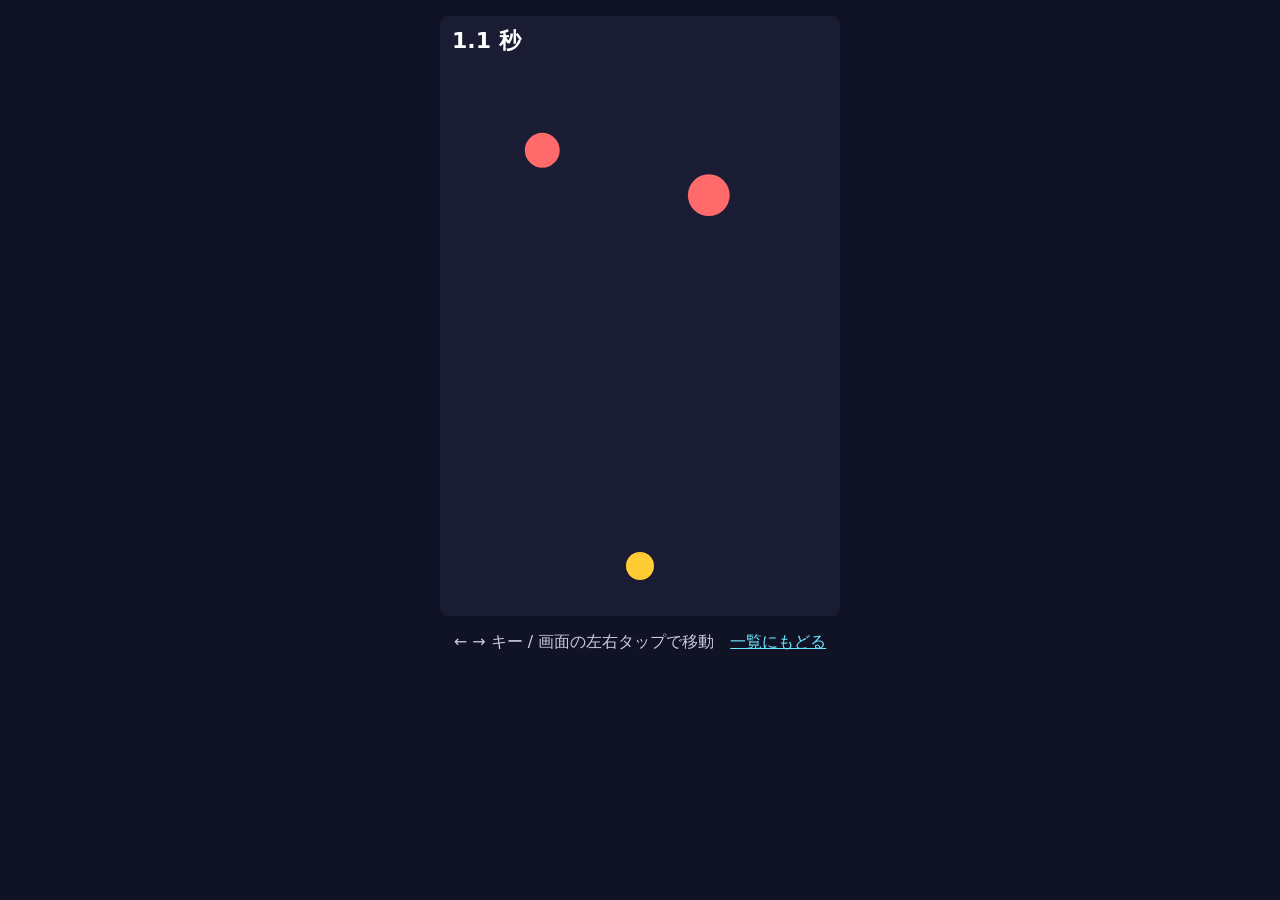
<file: games/dodge/index.html>
<!doctype html>
<html lang="ja">
<head>
<meta charset="utf-8">
<meta name="viewport" content="width=device-width, initial-scale=1">
<title>よけろ！</title>
<link rel="stylesheet" href="style.css">
</head>
<body>
<canvas id="c" width="400" height="600"></canvas>
<p>← → キー / 画面の左右タップで移動　<a href="../../">一覧にもどる</a></p>
<script src="game.js"></script>
</body>
</html>
</file>
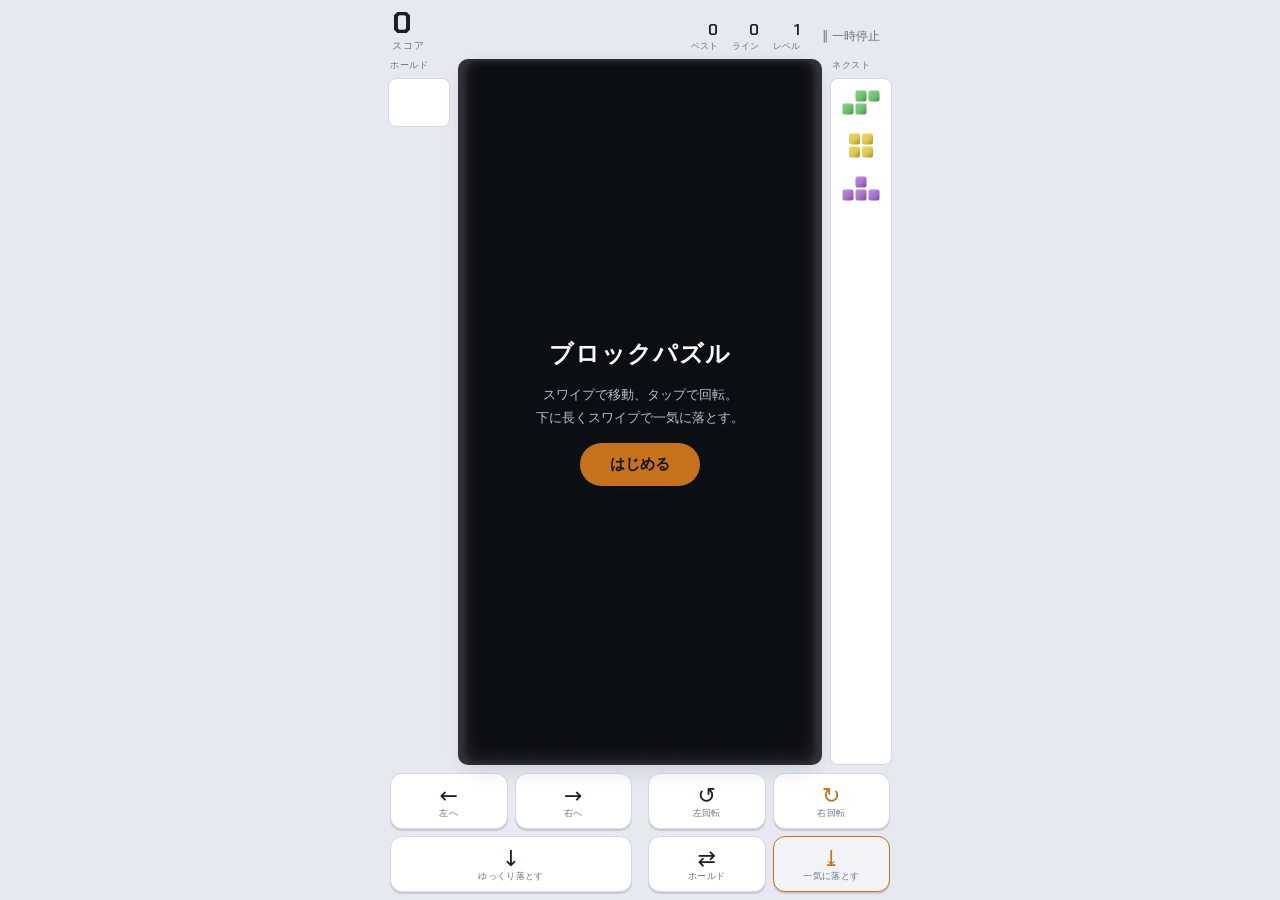
<file: games/block-puzzle.html>
<!DOCTYPE html>
<html lang="ja">
<head>
<meta charset="utf-8">
<meta name="viewport" content="width=device-width,initial-scale=1,maximum-scale=1,user-scalable=no,viewport-fit=cover">
<title>ブロックパズル</title>
<meta name="description" content="ホールドとネクスト付きの本格ブロック落としパズル。スマホ操作対応。">
<link rel="preconnect" href="https://fonts.googleapis.com">
<link rel="preconnect" href="https://fonts.gstatic.com" crossorigin>
<link href="https://fonts.googleapis.com/css2?family=Chakra+Petch:wght@500;600;700&display=swap" rel="stylesheet">
<style>
:root{
  --ground:#11141b;
  --panel:#181d27;
  --panel-2:#1f2530;
  --well:#0d1016;
  --line:#2a3240;
  --ink:#e9ecf2;
  --dim:#8b94a6;
  --accent:#ffb454;
  --btn:#222a36;
  --btn-active:#39435a;
  --shadow:rgba(0,0,0,.45);
}
:root:not([data-theme="light"]){}
@media (prefers-color-scheme: light){
  :root:not([data-theme="light"]){
    --ground:#e6e9ef;
    --panel:#ffffff;
    --panel-2:#f1f3f7;
    --well:#12161d;
    --line:#d3d8e2;
    --ink:#1a1f29;
    --dim:#6b7380;
    --accent:#c6721a;
    --btn:#ffffff;
    --btn-active:#dfe4ed;
    --shadow:rgba(20,26,38,.14);
  }
}
:root[data-theme="dark"]{
  --ground:#11141b;--panel:#181d27;--panel-2:#1f2530;--well:#0d1016;--line:#2a3240;
  --ink:#e9ecf2;--dim:#8b94a6;--accent:#ffb454;--btn:#222a36;--btn-active:#39435a;--shadow:rgba(0,0,0,.45);
}
*{box-sizing:border-box;-webkit-tap-highlight-color:transparent}
html,body{height:100%;margin:0}
body{
  background:var(--ground);
  color:var(--ink);
  font-family:"Hiragino Kaku Gothic ProN","Noto Sans JP",system-ui,-apple-system,sans-serif;
  overflow:hidden;
  overscroll-behavior:none;
  touch-action:none;
  user-select:none;-webkit-user-select:none;
}
.app{
  height:100%;height:100dvh;
  display:flex;flex-direction:column;
  padding:max(6px,env(safe-area-inset-top)) 8px max(8px,env(safe-area-inset-bottom));
  gap:8px;max-width:520px;margin:0 auto;
}
/* ---- HUD ---- */
.hud{display:flex;align-items:flex-end;justify-content:space-between;gap:10px;padding:2px 4px 0}
.score{display:flex;flex-direction:column;line-height:1}
.score .n{font-family:"Chakra Petch",monospace;font-size:30px;font-weight:700;letter-spacing:.02em;font-variant-numeric:tabular-nums}
.score .t{font-size:10px;color:var(--dim);margin-top:3px;letter-spacing:.08em}
.meta{display:flex;gap:14px;text-align:right}
.meta div{display:flex;flex-direction:column;line-height:1}
.meta .n{font-family:"Chakra Petch",monospace;font-size:16px;font-weight:600;font-variant-numeric:tabular-nums}
.meta .t{font-size:9px;color:var(--dim);margin-top:4px}
/* ---- play area ---- */
.play{flex:1;min-height:0;display:flex;gap:8px;align-items:stretch;justify-content:center}
.rail{flex:0 0 auto;width:16%;max-width:62px;min-width:44px;display:flex;flex-direction:column;gap:6px;overflow:hidden}
.rail .cap{font-size:9px;color:var(--dim);letter-spacing:.06em;padding-left:2px}
.slot{background:var(--panel);border:1px solid var(--line);border-radius:8px;padding:4px;display:flex;justify-content:center}
.rail.right .slot{flex:1;align-items:flex-start}
.boardwrap{flex:1 1 0;min-width:0;position:relative;display:flex;align-items:center;justify-content:center;min-width:0}
#board{
  display:block;border-radius:10px;background:var(--well);
  box-shadow:0 6px 22px var(--shadow), inset 0 0 0 1px rgba(255,255,255,.05);
  touch-action:none;
}
canvas{display:block}
/* ---- overlay ---- */
#overlay{
  position:absolute;inset:0;display:none;flex-direction:column;align-items:center;justify-content:center;
  gap:14px;border-radius:10px;background:rgba(10,13,18,.82);backdrop-filter:blur(3px);text-align:center;padding:18px;
}
#overlay.on{display:flex}
#overlay h2{margin:0;font-family:"Chakra Petch",monospace;font-size:24px;font-weight:700;color:#fff;letter-spacing:.04em}
#overlay p{margin:0;font-size:13px;color:#b9c1d0;line-height:1.7}
#overlay .big{font-family:"Chakra Petch",monospace;font-size:36px;color:var(--accent);font-weight:700}
#overlay button{
  font:inherit;font-size:15px;font-weight:600;color:#11141b;background:var(--accent);
  border:0;border-radius:999px;padding:12px 30px;cursor:pointer;
}
#overlay button:active{transform:translateY(1px)}
/* ---- pad ---- */
.pad{display:flex;gap:16px;padding:0 2px;align-items:stretch}
.cluster{flex:1 1 0;display:grid;grid-template-columns:1fr 1fr;gap:7px;min-width:0}
.pad button{
  font:inherit;color:var(--ink);background:var(--btn);
  border:1px solid var(--line);border-radius:12px;
  height:56px;display:flex;flex-direction:column;align-items:center;justify-content:center;gap:2px;
  font-size:22px;line-height:1;cursor:pointer;touch-action:none;
  box-shadow:0 2px 0 var(--shadow);
}
.pad button .lab{font-size:9px;color:var(--dim);letter-spacing:.04em}
.pad button:active,.pad button.down{background:var(--btn-active);box-shadow:none;transform:translateY(2px)}
.pad button.wide{grid-column:span 2}
.pad .primary{color:var(--accent)}
.pad .drop{background:var(--panel-2);border-color:var(--accent);color:var(--accent)}
.topbtn{
  background:none;border:0;color:var(--dim);font:inherit;font-size:12px;padding:6px 8px;cursor:pointer;
}
@media (max-height:620px){
  .pad button{height:46px;font-size:19px}
  .score .n{font-size:24px}
}
</style>
</head>
<body>
<div class="app">
  <div class="hud">
    <div class="score"><span class="n" id="score">0</span><span class="t">スコア</span></div>
    <div class="meta">
      <div><span class="n" id="best">0</span><span class="t">ベスト</span></div>
      <div><span class="n" id="lines">0</span><span class="t">ライン</span></div>
      <div><span class="n" id="level">1</span><span class="t">レベル</span></div>
      <button class="topbtn" id="pauseBtn">‖ 一時停止</button>
    </div>
  </div>

  <div class="play">
    <div class="rail left">
      <span class="cap">ホールド</span>
      <div class="slot"><canvas id="hold"></canvas></div>
    </div>
    <div class="boardwrap" id="boardwrap">
      <canvas id="board"></canvas>
      <div id="overlay">
        <h2 id="ovTitle">ブロックパズル</h2>
        <p id="ovText">スワイプで移動、タップで回転。<br>下に長くスワイプで一気に落とす。</p>
        <button id="ovBtn">はじめる</button>
      </div>
    </div>
    <div class="rail right">
      <span class="cap">ネクスト</span>
      <div class="slot"><canvas id="next"></canvas></div>
    </div>
  </div>

  <div class="pad">
    <div class="cluster">
      <button data-act="left">←<span class="lab">左へ</span></button>
      <button data-act="right">→<span class="lab">右へ</span></button>
      <button data-act="soft" class="wide">↓<span class="lab">ゆっくり落とす</span></button>
    </div>
    <div class="cluster">
      <button data-act="ccw">↺<span class="lab">左回転</span></button>
      <button data-act="cw" class="primary">↻<span class="lab">右回転</span></button>
      <button data-act="hold">⇄<span class="lab">ホールド</span></button>
      <button data-act="hard" class="drop">⤓<span class="lab">一気に落とす</span></button>
    </div>
  </div>
</div>

<script>
(function(){
"use strict";
const COLS=10, ROWS=20, HIDE=2, TOT=ROWS+HIDE;

const P = {
  I:{c:'#58c7d6', n:4, cells:[[0,1],[1,1],[2,1],[3,1]]},
  J:{c:'#5a7fd6', n:3, cells:[[0,0],[0,1],[1,1],[2,1]]},
  L:{c:'#e0913f', n:3, cells:[[2,0],[0,1],[1,1],[2,1]]},
  O:{c:'#e3c64a', n:2, cells:[[0,0],[1,0],[0,1],[1,1]]},
  S:{c:'#6bc26b', n:3, cells:[[1,0],[2,0],[0,1],[1,1]]},
  T:{c:'#a96fd1', n:3, cells:[[1,0],[0,1],[1,1],[2,1]]},
  Z:{c:'#d65c58', n:3, cells:[[0,0],[1,0],[1,1],[2,1]]}
};
const KEYS=['I','J','L','O','S','T','Z'];

// SRS kicks (y flipped for screen coords: +y = down)
const K_JLSTZ={
 '01':[[0,0],[-1,0],[-1,-1],[0,2],[-1,2]],
 '10':[[0,0],[1,0],[1,1],[0,-2],[1,-2]],
 '12':[[0,0],[1,0],[1,1],[0,-2],[1,-2]],
 '21':[[0,0],[-1,0],[-1,-1],[0,2],[-1,2]],
 '23':[[0,0],[1,0],[1,-1],[0,2],[1,2]],
 '32':[[0,0],[-1,0],[-1,1],[0,-2],[-1,-2]],
 '30':[[0,0],[-1,0],[-1,1],[0,-2],[-1,-2]],
 '03':[[0,0],[1,0],[1,-1],[0,2],[1,2]]
};
const K_I={
 '01':[[0,0],[-2,0],[1,0],[-2,1],[1,-2]],
 '10':[[0,0],[2,0],[-1,0],[2,-1],[-1,2]],
 '12':[[0,0],[-1,0],[2,0],[-1,-2],[2,1]],
 '21':[[0,0],[1,0],[-2,0],[1,2],[-2,-1]],
 '23':[[0,0],[2,0],[-1,0],[2,-1],[-1,2]],
 '32':[[0,0],[-2,0],[1,0],[-2,1],[1,-2]],
 '30':[[0,0],[1,0],[-2,0],[1,2],[-2,-1]],
 '03':[[0,0],[-1,0],[2,0],[-1,-2],[2,1]]
};

const GRAV=[0,900,780,660,550,450,360,280,210,150,110,85,65,50,40,32,26,21,17,14,11];
const gravity = l => l<GRAV.length ? GRAV[l] : 9;

// ---------- state ----------
let grid, cur, bag=[], queue=[], hold=null, canHold=true;
let score=0, lines=0, level=1, best=0, combo=-1, backToBack=false;
let dropTimer=0, lockTimer=0, lockResets=0, softHeld=false;
let state='title'; // title | play | pause | over
let last=0, flash=null;

const $=id=>document.getElementById(id);
const boardC=$('board'), bctx=boardC.getContext('2d');
const nextC=$('next'),  nctx=nextC.getContext('2d');
const holdC=$('hold'),  hctx=holdC.getContext('2d');
let cell=24, dpr=1;

try{ const b=localStorage.getItem('bp_best'); if(b) best=parseInt(b,10)||0; }catch(e){}
$('best').textContent=best;

function emptyGrid(){ return Array.from({length:TOT},()=>new Array(COLS).fill(null)); }

function refill(){
  const b=KEYS.slice();
  for(let i=b.length-1;i>0;i--){ const j=Math.random()*(i+1)|0; [b[i],b[j]]=[b[j],b[i]]; }
  bag=bag.concat(b);
}
function pull(){ if(bag.length<7) refill(); return bag.shift(); }

function makePiece(k){
  const d=P[k];
  return {k, r:0, cells:d.cells.map(c=>c.slice()), n:d.n, c:d.c,
          x: k==='O'?4:3, y: HIDE-1};
}
function shapeAt(p,r){
  let cs=P[p.k].cells.map(c=>c.slice());
  const n=p.n;
  for(let i=0;i<r;i++) cs=cs.map(([x,y])=>[n-1-y,x]);
  return cs;
}
function collide(p,x,y,r){
  const cs=shapeAt(p,r);
  for(const [cx,cy] of cs){
    const gx=x+cx, gy=y+cy;
    if(gx<0||gx>=COLS||gy>=TOT) return true;
    if(gy>=0 && grid[gy][gx]) return true;
  }
  return false;
}
function spawn(k){
  while(queue.length<5) queue.push(pull());
  const key = k || queue.shift();
  cur = makePiece(key);
  while(queue.length<5) queue.push(pull());
  dropTimer=0; lockTimer=0; lockResets=0;
  if(collide(cur,cur.x,cur.y,0)){ gameOver(); return false; }
  return true;
}

function move(dx){
  if(!cur) return false;
  if(!collide(cur,cur.x+dx,cur.y,cur.r)){ cur.x+=dx; touchLock(); return true; }
  return false;
}
function rotate(dir){
  if(!cur||cur.k==='O') return false;
  const from=cur.r, to=(cur.r+(dir>0?1:3))%4;
  const table = cur.k==='I'?K_I:K_JLSTZ;
  const kicks = table[''+from+to]||[[0,0]];
  for(const [kx,ky] of kicks){
    if(!collide(cur,cur.x+kx,cur.y+ky,to)){
      cur.x+=kx; cur.y+=ky; cur.r=to; touchLock(); return true;
    }
  }
  return false;
}
function touchLock(){ if(lockTimer>0 && lockResets<15){ lockTimer=0; lockResets++; } }

function stepDown(soft){
  if(!cur) return;
  if(!collide(cur,cur.x,cur.y+1,cur.r)){
    cur.y++; dropTimer=0; if(soft) score+=1;
  }
}
function ghostY(){
  let y=cur.y;
  while(!collide(cur,cur.x,y+1,cur.r)) y++;
  return y;
}
function hardDrop(){
  if(!cur) return;
  const gy=ghostY();
  score += (gy-cur.y)*2;
  cur.y=gy;
  lockPiece();
}
function doHold(){
  if(!cur||!canHold) return;
  const k=cur.k;
  if(hold===null){ hold=k; spawn(); }
  else { const h=hold; hold=k; spawn(h); }
  canHold=false;
  paint();
}

function lockPiece(){
  const cs=shapeAt(cur,cur.r);
  for(const [cx,cy] of cs){
    const gy=cur.y+cy, gx=cur.x+cx;
    if(gy>=0 && gy<TOT) grid[gy][gx]=cur.c;
  }
  // clear lines
  const full=[];
  for(let y=0;y<TOT;y++) if(grid[y].every(v=>v)) full.push(y);
  if(full.length){
    const n=full.length;
    for(const y of full){ grid.splice(y,1); grid.unshift(new Array(COLS).fill(null)); }
    lines+=n;
    const base=[0,100,300,500,800][n];
    let add=base*level;
    if(n===4){ if(backToBack) add=Math.round(add*1.5); backToBack=true; }
    else backToBack=false;
    combo++;
    if(combo>0) add += 50*combo*level;
    score+=add;
    flash={t:260, rows:full.slice(), n:n};
    const nl=Math.floor(lines/10)+1;
    if(nl>level) level=nl;
  } else {
    combo=-1;
  }
  canHold=true;
  cur=null;
  updateHud();
  spawn();
}

function gameOver(){
  state='over';
  cur=null;
  if(score>best){ best=score; try{localStorage.setItem('bp_best',String(best));}catch(e){} }
  updateHud();
  $('ovTitle').textContent='ゲームオーバー';
  $('ovText').innerHTML='スコア <span class="big">'+score+'</span><br>'+lines+' ライン・レベル '+level;
  $('ovBtn').textContent='もう一度';
  $('overlay').classList.add('on');
  paint();
}

function reset(){
  grid=emptyGrid(); bag=[]; queue=[]; hold=null; canHold=true;
  score=0; lines=0; level=1; combo=-1; backToBack=false; flash=null;
  softHeld=false; dropTimer=0; lockTimer=0; lockResets=0;
  state='play';
  $('overlay').classList.remove('on');
  spawn();
  updateHud(); paint();
}

function updateHud(){
  $('score').textContent=score;
  $('lines').textContent=lines;
  $('level').textContent=level;
  $('best').textContent=Math.max(best,score);
}

// ---------- drawing ----------
function css(v){ return getComputedStyle(document.documentElement).getPropertyValue(v).trim(); }

function shade(hex,amt){
  const r=parseInt(hex.slice(1,3),16), g=parseInt(hex.slice(3,5),16), b=parseInt(hex.slice(5,7),16);
  const f=x=> Math.max(0,Math.min(255, Math.round(amt>0 ? x+(255-x)*amt : x*(1+amt))));
  return 'rgb('+f(r)+','+f(g)+','+f(b)+')';
}
function tile(ctx,x,y,s,color,alpha){
  const pad=Math.max(1,s*0.06), r=Math.max(2,s*0.16);
  ctx.save();
  if(alpha!=null) ctx.globalAlpha=alpha;
  const x0=x+pad, y0=y+pad, w=s-pad*2, h=s-pad*2;
  ctx.beginPath();
  if(ctx.roundRect) ctx.roundRect(x0,y0,w,h,r); else ctx.rect(x0,y0,w,h);
  const g=ctx.createLinearGradient(x0,y0,x0+w,y0+h);
  g.addColorStop(0,shade(color,.22));
  g.addColorStop(.55,color);
  g.addColorStop(1,shade(color,-.28));
  ctx.fillStyle=g; ctx.fill();
  ctx.lineWidth=Math.max(1,s*0.05);
  ctx.strokeStyle=shade(color,.42); ctx.globalAlpha=(alpha!=null?alpha:1)*0.55;
  ctx.beginPath();
  ctx.moveTo(x0+r,y0+ctx.lineWidth/2); ctx.lineTo(x0+w-r,y0+ctx.lineWidth/2);
  ctx.stroke();
  ctx.restore();
}
function ghostTile(ctx,x,y,s,color){
  const pad=Math.max(1,s*0.06), r=Math.max(2,s*0.16);
  ctx.save();
  ctx.beginPath();
  if(ctx.roundRect) ctx.roundRect(x+pad,y+pad,s-pad*2,s-pad*2,r); else ctx.rect(x+pad,y+pad,s-pad*2,s-pad*2);
  ctx.globalAlpha=.16; ctx.fillStyle=color; ctx.fill();
  ctx.globalAlpha=.55;
  ctx.lineWidth=Math.max(1.4,s*0.10);
  ctx.strokeStyle=color;
  ctx.stroke();
  ctx.restore();
}

function paint(){
  const w=COLS*cell, h=ROWS*cell;
  bctx.setTransform(dpr,0,0,dpr,0,0);
  bctx.clearRect(0,0,w,h);
  // well grid
  bctx.strokeStyle='rgba(255,255,255,.045)'; bctx.lineWidth=1;
  bctx.beginPath();
  for(let x=1;x<COLS;x++){ bctx.moveTo(x*cell+.5,0); bctx.lineTo(x*cell+.5,h); }
  for(let y=1;y<ROWS;y++){ bctx.moveTo(0,y*cell+.5); bctx.lineTo(w,y*cell+.5); }
  bctx.stroke();

  // drop column guide for the active piece
  if(cur && state==='play'){
    const cs0=shapeAt(cur,cur.r);
    let mnx=99,mxx=-99;
    for(const c of cs0){ if(c[0]<mnx)mnx=c[0]; if(c[0]>mxx)mxx=c[0]; }
    const gx0=(cur.x+mnx)*cell, gw=(mxx-mnx+1)*cell;
    const lg=bctx.createLinearGradient(0,0,0,h);
    lg.addColorStop(0,'rgba(255,180,84,.03)');
    lg.addColorStop(1,'rgba(255,180,84,.14)');
    bctx.fillStyle=lg; bctx.fillRect(gx0,0,gw,h);
    bctx.strokeStyle='rgba(255,180,84,.40)'; bctx.lineWidth=1;
    bctx.beginPath();
    bctx.moveTo(gx0+.5,0); bctx.lineTo(gx0+.5,h);
    bctx.moveTo(gx0+gw-.5,0); bctx.lineTo(gx0+gw-.5,h);
    bctx.stroke();
  }

  // stack
  for(let y=HIDE;y<TOT;y++){
    for(let x=0;x<COLS;x++){
      const c=grid[y][x];
      if(c) tile(bctx,x*cell,(y-HIDE)*cell,cell,c);
    }
  }
  // ghost + current
  if(cur && state==='play'){
    const gy=ghostY(), cs=shapeAt(cur,cur.r);
    for(const [cx,cy] of cs){
      const yy=gy+cy;
      if(yy>=HIDE) ghostTile(bctx,(cur.x+cx)*cell,(yy-HIDE)*cell,cell,cur.c);
    }
    for(const [cx,cy] of cs){
      const yy=cur.y+cy;
      if(yy>=HIDE) tile(bctx,(cur.x+cx)*cell,(yy-HIDE)*cell,cell,cur.c);
    }
  }
  // clear flash
  if(flash && flash.t>0){
    const a=flash.t/260;
    bctx.fillStyle='rgba(255,255,255,'+(a*0.55)+')';
    for(const y of flash.rows){
      if(y>=HIDE) bctx.fillRect(0,(y-HIDE)*cell,w,cell);
    }
  }
  drawFrame(w,h);
  paintPreview();
}

function drawFrame(w,h){
  const r=10;
  bctx.save();
  // side walls
  const lw=bctx.createLinearGradient(0,0,cell*0.5,0);
  lw.addColorStop(0,'rgba(255,255,255,.20)'); lw.addColorStop(1,'rgba(255,255,255,0)');
  bctx.fillStyle=lw; bctx.fillRect(0,0,cell*0.5,h);
  const rw=bctx.createLinearGradient(w,0,w-cell*0.5,0);
  rw.addColorStop(0,'rgba(255,255,255,.20)'); rw.addColorStop(1,'rgba(255,255,255,0)');
  bctx.fillStyle=rw; bctx.fillRect(w-cell*0.5,0,cell*0.5,h);
  // floor
  const fl=bctx.createLinearGradient(0,h,0,h-cell*0.6);
  fl.addColorStop(0,'rgba(255,255,255,.22)'); fl.addColorStop(1,'rgba(255,255,255,0)');
  bctx.fillStyle=fl; bctx.fillRect(0,h-cell*0.6,w,cell*0.6);
  // hard edges
  bctx.lineWidth=2; bctx.strokeStyle='rgba(255,255,255,.30)';
  bctx.beginPath();
  bctx.moveTo(1,r); bctx.lineTo(1,h-r);
  bctx.moveTo(w-1,r); bctx.lineTo(w-1,h-r);
  bctx.moveTo(r,h-1); bctx.lineTo(w-r,h-1);
  bctx.stroke();
  // column ticks on the floor
  bctx.lineWidth=1; bctx.strokeStyle='rgba(255,255,255,.22)';
  bctx.beginPath();
  for(let x=1;x<COLS;x++){ bctx.moveTo(x*cell+.5,h-1); bctx.lineTo(x*cell+.5,h-cell*0.28); }
  bctx.stroke();
  bctx.restore();
}

function paintPreview(){
  const m=Math.max(6,Math.min(13,Math.round(cell*0.42)));
  // next (3)
  const show=queue.slice(0,3);
  const nw=4*m, nh=show.length*3*m+ (show.length-1)*4;
  nextC.width=nw*dpr; nextC.height=nh*dpr;
  nextC.style.width=nw+'px'; nextC.style.height=nh+'px';
  nctx.setTransform(dpr,0,0,dpr,0,0);
  nctx.clearRect(0,0,nw,nh);
  show.forEach((k,i)=>{ miniPiece(nctx,k,m,0,i*(3*m+4)); });
  // hold
  const hw=4*m, hh=3*m;
  holdC.width=hw*dpr; holdC.height=hh*dpr;
  holdC.style.width=hw+'px'; holdC.style.height=hh+'px';
  hctx.setTransform(dpr,0,0,dpr,0,0);
  hctx.clearRect(0,0,hw,hh);
  if(hold) miniPiece(hctx,hold,m,0,0,!canHold);
}
function miniPiece(ctx,k,m,ox,oy,dim){
  const d=P[k], cs=d.cells;
  let minx=9,maxx=-9,miny=9,maxy=-9;
  for(const [x,y] of cs){ minx=Math.min(minx,x);maxx=Math.max(maxx,x);miny=Math.min(miny,y);maxy=Math.max(maxy,y); }
  const wcells=maxx-minx+1, hcells=maxy-miny+1;
  const px=ox+(4*m-wcells*m)/2, py=oy+(3*m-hcells*m)/2;
  for(const [x,y] of cs) tile(ctx,px+(x-minx)*m,py+(y-miny)*m,m,d.c,dim?0.3:1);
}

function resize(){
  dpr=Math.min(window.devicePixelRatio||1,2.5);
  const wrap=$('boardwrap');
  const aw=wrap.clientWidth, ah=wrap.clientHeight;
  if(aw<=0||ah<=0) return;
  cell=Math.max(8,Math.floor(Math.min(aw/COLS, ah/ROWS)));
  const w=COLS*cell, h=ROWS*cell;
  boardC.style.width=w+'px'; boardC.style.height=h+'px';
  boardC.width=Math.round(w*dpr); boardC.height=Math.round(h*dpr);
  paint();
}

// ---------- loop ----------
function frame(t){
  const dt=Math.min(80, t-last||0); last=t;
  if(state==='play'){
    if(flash&&flash.t>0){ flash.t-=dt; if(flash.t<=0) flash=null; }
    if(cur){
      const g = softHeld ? Math.min(gravity(level),40) : gravity(level);
      dropTimer+=dt;
      if(dropTimer>=g){
        dropTimer=0;
        if(!collide(cur,cur.x,cur.y+1,cur.r)){ cur.y++; if(softHeld) score+=1; }
      }
      if(collide(cur,cur.x,cur.y+1,cur.r)){
        lockTimer+=dt;
        if(lockTimer>=480) lockPiece();
      } else lockTimer=0;
    }
    paint();
    updateHud();
  } else if(flash){ flash=null; }
  requestAnimationFrame(frame);
}

// ---------- input: buttons ----------
const REPEAT={left:null,right:null,soft:null};
function act(a){
  if(state!=='play') return;
  if(a==='left') move(-1);
  else if(a==='right') move(1);
  else if(a==='cw') rotate(1);
  else if(a==='ccw') rotate(-1);
  else if(a==='hard') hardDrop();
  else if(a==='hold') doHold();
  else if(a==='soft') stepDown(true);
  paint();
}
document.querySelectorAll('.pad button').forEach(btn=>{
  const a=btn.dataset.act;
  const start=e=>{
    e.preventDefault();
    btn.classList.add('down');
    act(a);
    if(a==='left'||a==='right'){
      clearTimeout(REPEAT[a]);
      REPEAT[a]=setTimeout(function rep(){ act(a); REPEAT[a]=setTimeout(rep,55); },170);
    }
    if(a==='soft'){ softHeld=true; }
  };
  const end=e=>{
    btn.classList.remove('down');
    if(REPEAT[a]){ clearTimeout(REPEAT[a]); REPEAT[a]=null; }
    if(a==='soft') softHeld=false;
  };
  btn.addEventListener('pointerdown',start);
  btn.addEventListener('pointerup',end);
  btn.addEventListener('pointercancel',end);
  btn.addEventListener('pointerleave',end);
  btn.addEventListener('contextmenu',e=>e.preventDefault());
});

// ---------- input: swipe on board ----------
let tx=0,ty=0,tt=0,accX=0,accY=0,swiped=false,softSwipe=false;
boardC.addEventListener('pointerdown',e=>{
  if(state!=='play') return;
  boardC.setPointerCapture(e.pointerId);
  tx=e.clientX; ty=e.clientY; tt=performance.now(); accX=0; accY=0; swiped=false; softSwipe=false;
});
boardC.addEventListener('pointermove',e=>{
  if(state!=='play'||!tt) return;
  const dx=e.clientX-tx, dy=e.clientY-ty;
  const step=Math.max(16,cell*0.85);
  if(Math.abs(dx-accX)>=step && Math.abs(dx)>Math.abs(dy)*0.7){
    const dir=dx>accX?1:-1;
    move(dir); accX += dir*step; swiped=true; paint();
  }
  if(dy-accY>=step && Math.abs(dy)>Math.abs(dx)){
    stepDown(true); accY+=step; swiped=true; softSwipe=true; paint();
  }
});
boardC.addEventListener('pointerup',e=>{
  if(state!=='play'){ tt=0; return; }
  const dx=e.clientX-tx, dy=e.clientY-ty, dur=performance.now()-tt;
  if(!swiped && Math.abs(dx)<12 && Math.abs(dy)<12 && dur<300){ rotate(1); }
  else if(dy>cell*3 && dur<260 && Math.abs(dy)>Math.abs(dx)*2){ hardDrop(); }
  tt=0; softSwipe=false; paint();
});
boardC.addEventListener('pointercancel',()=>{tt=0;});

// ---------- keyboard (bonus) ----------
window.addEventListener('keydown',e=>{
  if(state!=='play'){ if(e.key==='Enter'||e.key===' ') startOrResume(); return; }
  const k=e.key;
  if(k==='ArrowLeft') act('left');
  else if(k==='ArrowRight') act('right');
  else if(k==='ArrowDown'){ softHeld=true; act('soft'); }
  else if(k==='ArrowUp'||k==='x') act('cw');
  else if(k==='z') act('ccw');
  else if(k===' '){ e.preventDefault(); act('hard'); }
  else if(k==='c'||k==='Shift') act('hold');
  else if(k==='p') togglePause();
});
window.addEventListener('keyup',e=>{ if(e.key==='ArrowDown') softHeld=false; });

// ---------- overlay / pause ----------
function startOrResume(){
  if(state==='play') return;
  if(state==='pause'){ state='play'; $('overlay').classList.remove('on'); last=performance.now(); }
  else reset();
}
function togglePause(){
  if(state==='play'){
    state='pause'; softHeld=false;
    $('ovTitle').textContent='一時停止';
    $('ovText').innerHTML='スワイプで移動、タップで回転。<br>下に長くスワイプで一気に落とす。';
    $('ovBtn').textContent='つづける';
    $('overlay').classList.add('on');
  } else if(state==='pause'){ startOrResume(); }
}
$('ovBtn').addEventListener('click',startOrResume);
$('pauseBtn').addEventListener('click',togglePause);
document.addEventListener('visibilitychange',()=>{ if(document.hidden && state==='play') togglePause(); });

// ---------- boot ----------
grid=emptyGrid();
while(queue.length<5) queue.push(pull());
$('overlay').classList.add('on');
window.addEventListener('resize',()=>setTimeout(resize,60));
window.addEventListener('orientationchange',()=>setTimeout(resize,250));
if(window.matchMedia) window.matchMedia('(prefers-color-scheme: dark)').addEventListener?.('change',()=>paint());
setTimeout(()=>{resize();paintPreview();},0);
requestAnimationFrame(t=>{last=t;frame(t);});
})();
</script>
</body>
</html>
</file>
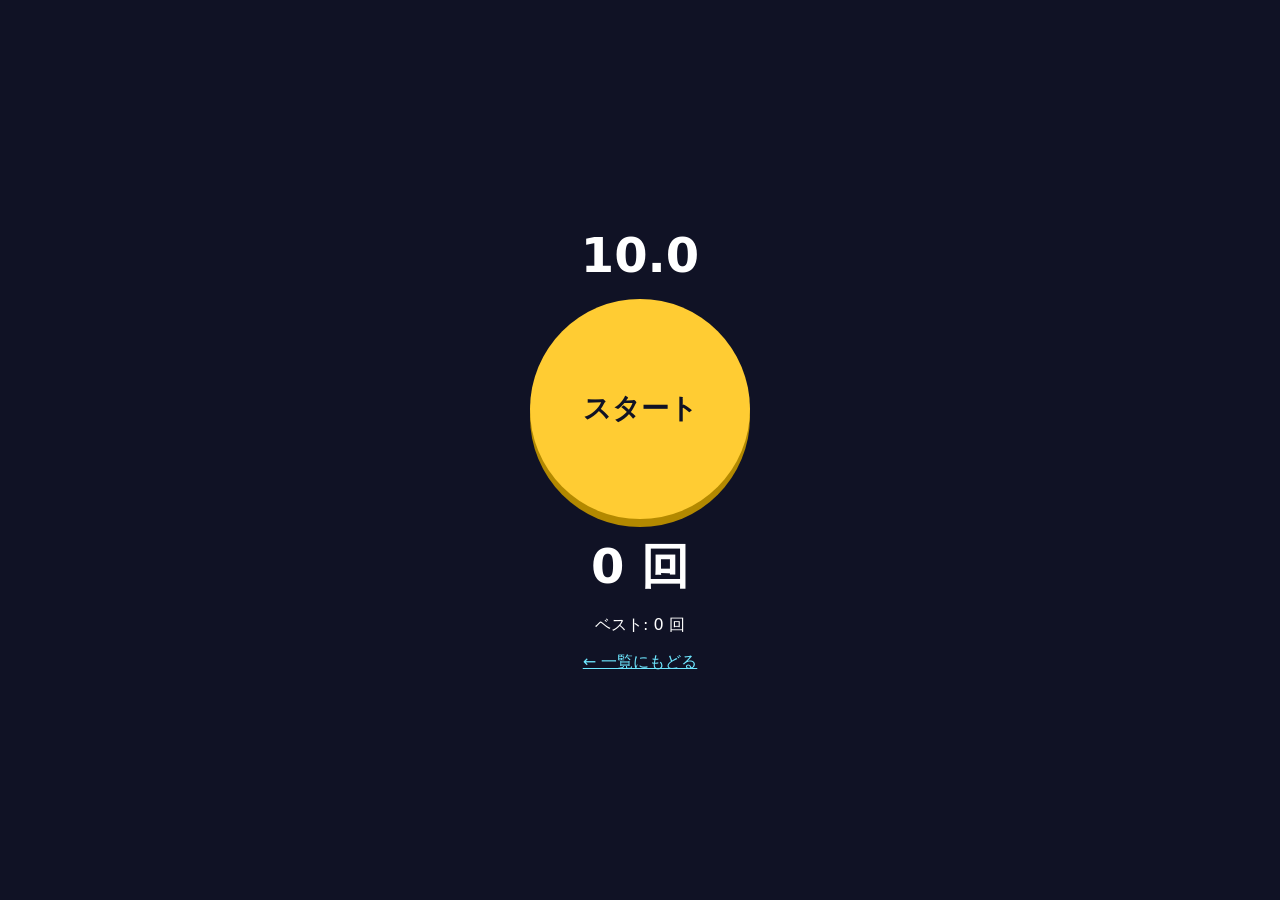
<file: games/click-race.html>
<!doctype html>
<html lang="ja">
<head>
<meta charset="utf-8">
<meta name="viewport" content="width=device-width, initial-scale=1">
<title>10秒連打チャレンジ</title>
<meta name="author" content="サンプル">
<meta name="description" content="10秒間で何回クリックできるか挑戦！HTML 1枚だけのゲームの見本です。">
<style>
  body { margin: 0; height: 100vh; display: grid; place-items: center; background: #101225; color: #fff;
         font-family: system-ui, sans-serif; text-align: center; user-select: none; }
  #btn { width: 220px; height: 220px; border-radius: 50%; border: 0; font-size: 28px; font-weight: 800;
         background: #ffcc33; color: #101225; cursor: pointer; box-shadow: 0 8px 0 #b38900; }
  #btn:active { transform: translateY(6px); box-shadow: 0 2px 0 #b38900; }
  .big { font-size: 48px; font-weight: 800; margin: 16px 0; }
  a { color: #6ee7ff; }
</style>
</head>
<body>
<div>
  <div id="time" class="big">10.0</div>
  <button id="btn">スタート</button>
  <div id="score" class="big">0 回</div>
  <div>ベスト: <span id="best">0</span> 回</div>
  <p><a href="../">← 一覧にもどる</a></p>
</div>
<script>
  let count = 0, end = 0, running = false;
  let best = 0;
  try { best = +localStorage.getItem("click-race-best") || 0; } catch {}
  const best_el = document.getElementById("best"); best_el.textContent = best;
  const btn = document.getElementById("btn");
  btn.onclick = () => {
    if (!running && Date.now() < end + 1000) return; // 終了直後の誤タップ防止
    if (!running) { running = true; count = 0; end = Date.now() + 10000; btn.textContent = "連打！"; tick(); }
    else count++;
    document.getElementById("score").textContent = count + " 回";
  };
  function tick() {
    const left = Math.max(0, end - Date.now());
    document.getElementById("time").textContent = (left / 1000).toFixed(1);
    if (left > 0) return requestAnimationFrame(tick);
    running = false; btn.textContent = "もう一回";
    if (count > best) { best = count; best_el.textContent = best; try { localStorage.setItem("click-race-best", best); } catch {} }
  }
</script>
</body>
</html>
</file>
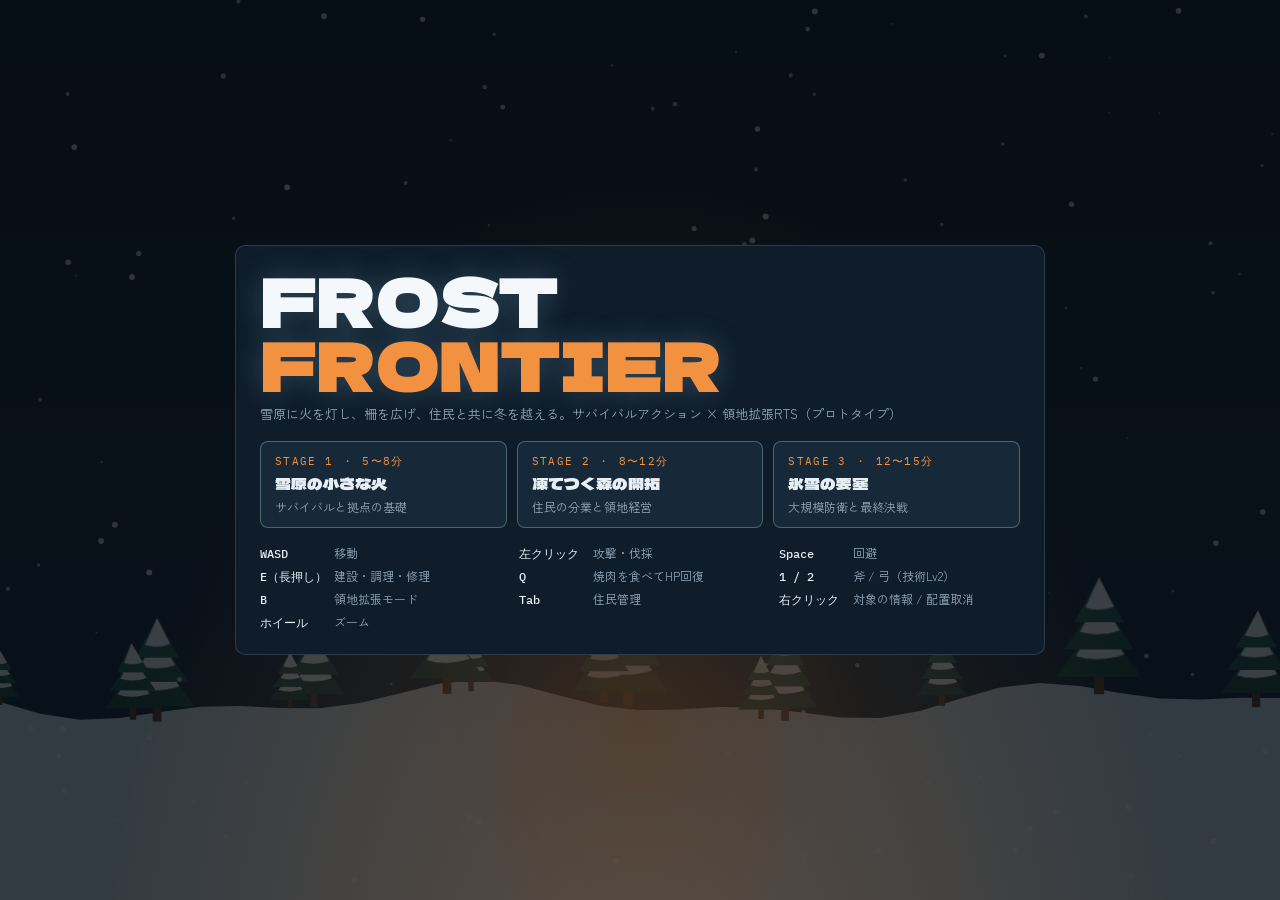
<file: games/FROST FRONTIER.html>
<!doctype html><html><head><meta charset=utf8><meta name=viewport content="width=device-width,initial-scale=1,viewport-fit=cover"><style>:root{color-scheme:light;box-sizing:border-box;padding-top:env(safe-area-inset-top,0px);padding-bottom:env(safe-area-inset-bottom,0px)}html{scroll-padding-top:env(safe-area-inset-top,0px)}body{margin:0;padding:0;font:14px -apple-system,BlinkMacSystemFont,sans-serif;background:#fff;color:#000}img{max-width:100%}[hidden]:not([hidden=until-found i]){display:none!important}</style></head><body>
<title>FROST FRONTIER</title>
<link rel="preconnect" href="https://fonts.googleapis.com">
<link rel="preconnect" href="https://fonts.gstatic.com" crossorigin>
<link rel="stylesheet" href="https://fonts.googleapis.com/css2?family=Dela+Gothic+One&family=IBM+Plex+Mono:wght@500;600&family=Zen+Kaku+Gothic+New:wght@500;700&display=swap">
<style>
/* Layout: full-bleed canvas world; HUD panels pinned to the four screen edges like a field journal clipped to a map */
:root{
  --night:#0b1520; --panel:rgba(11,21,31,.86); --panel-solid:#0f1c29; --raise:#172838;
  --line:rgba(170,204,230,.18); --line-strong:rgba(170,204,230,.36);
  --text:#e7eff5; --dim:#90a6b8; --ember:#f2913f; --ember-deep:#b9531d; --frost:#8fd0f5;
  --good:#86d68f; --bad:#ff6f5e; --warn:#ffd25e;
  --f-display:'Dela Gothic One','Hiragino Kaku Gothic StdN','Yu Gothic',sans-serif;
  --f-body:'Zen Kaku Gothic New','Hiragino Sans','Yu Gothic',sans-serif;
  --f-num:'IBM Plex Mono',ui-monospace,Menlo,monospace;
  color-scheme:dark;
}
[hidden]{display:none!important}
html,body{height:100%;overflow:hidden}
body{background:var(--night);color:var(--text);font-family:var(--f-body);font-size:13px;line-height:1.5;-webkit-user-select:none;user-select:none}
#cv{position:fixed;inset:0;display:block;cursor:crosshair}
.num{font-family:var(--f-num);font-variant-numeric:tabular-nums}
button{font-family:var(--f-body);font-size:13px;color:var(--text);background:var(--raise);border:1px solid var(--line-strong);border-radius:6px;padding:6px 10px;cursor:pointer;text-align:left}
button:hover:not(:disabled){border-color:var(--ember);background:#1f3346}
button:focus-visible{outline:2px solid var(--frost);outline-offset:2px}
button:disabled{opacity:.42;cursor:not-allowed}
button.on{border-color:var(--ember);box-shadow:inset 0 0 0 1px var(--ember)}
kbd{font-family:var(--f-num);font-size:11px;padding:0 5px;border:1px solid var(--line-strong);border-bottom-width:2px;border-radius:4px;color:var(--dim);margin-left:4px}
.hud{position:fixed;pointer-events:none;z-index:5}
.hud .panel{pointer-events:auto;background:var(--panel);border:1px solid var(--line);border-radius:8px;backdrop-filter:blur(4px)}
/* top bar */
#top{top:calc(8px + env(safe-area-inset-top,0px));left:calc(8px + env(safe-area-inset-left,0px));right:calc(8px + env(safe-area-inset-right,0px));display:flex;justify-content:center}
#top .panel{display:flex;flex-wrap:wrap;gap:4px 14px;padding:6px 14px;align-items:center}
.chip{display:flex;align-items:baseline;gap:6px;white-space:nowrap}
.chip .k{color:var(--dim);font-size:12px}
.chip .v{font-family:var(--f-num);font-weight:600;font-size:14px}
.chip .cap{color:var(--dim);font-family:var(--f-num);font-size:11px}
.sep{width:1px;height:18px;background:var(--line)}
/* left objectives */
#left{top:calc(58px + env(safe-area-inset-top,0px));left:calc(8px + env(safe-area-inset-left,0px));width:252px}
#left .panel{padding:12px 14px}
.stage-tag{font-family:var(--f-num);font-size:11px;color:var(--ember);letter-spacing:.12em}
.stage-name{font-family:var(--f-display);font-size:17px;line-height:1.3;margin:2px 0 8px;text-wrap:balance}
#objs{list-style:none;margin:0;padding:0;display:grid;gap:6px}
#objs li{display:grid;grid-template-columns:16px 1fr auto;gap:6px;align-items:start;font-size:12.5px}
#objs li .box{width:12px;height:12px;border:1.5px solid var(--dim);border-radius:3px;margin-top:3px}
#objs li.done{color:var(--dim)}
#objs li.done .box{background:var(--good);border-color:var(--good)}
#objs li .pr{font-family:var(--f-num);font-size:11.5px;color:var(--dim);white-space:nowrap}
#objs li .note{grid-column:2/4;font-size:11px;color:var(--dim);margin-top:-3px}
#cond{margin-top:8px;font-size:11.5px;color:var(--dim);border-top:1px dashed var(--line);padding-top:6px}
/* right menu */
#right{top:calc(58px + env(safe-area-inset-top,0px));right:calc(8px + env(safe-area-inset-right,0px));width:212px}
#right .panel{padding:10px;display:grid;gap:6px}
.mh{font-size:11px;color:var(--dim);letter-spacing:.14em;margin-top:4px}
.mbtn{display:grid;grid-template-columns:1fr auto;gap:2px 6px;width:100%;padding:6px 9px}
.mbtn .c{font-family:var(--f-num);font-size:11.5px;color:var(--warn)}
.mbtn .d{grid-column:1/3;font-size:10.5px;color:var(--dim);line-height:1.35}
/* bottom */
#bottom{bottom:calc(8px + env(safe-area-inset-bottom,0px));left:calc(8px + env(safe-area-inset-left,0px));right:calc(8px + env(safe-area-inset-right,0px));display:flex;justify-content:center}
#bottom .panel{display:flex;flex-wrap:wrap;gap:8px 18px;align-items:center;padding:8px 14px;max-width:100%}
.hpbar{width:180px;height:12px;border-radius:6px;background:#2a1a1a;overflow:hidden;border:1px solid var(--line)}
.hpbar i{display:block;height:100%;background:linear-gradient(90deg,#e0503f,#ff8a5c);transition:width .15s}
.guide{font-size:11.5px;color:var(--dim);display:flex;flex-wrap:wrap;gap:2px 10px}
#ctxhint{color:var(--warn);font-size:12px;min-width:120px}
/* hint + banners */
#hint{top:calc(56px + env(safe-area-inset-top,0px));left:50%;transform:translateX(-50%);max-width:min(520px,calc(100vw - 560px));min-width:240px}
#hint .panel{padding:8px 14px;border-color:rgba(242,145,63,.5);font-size:13px}
#hint .panel b{color:var(--ember);font-weight:700;margin-right:6px}
#banners{top:calc(110px + env(safe-area-inset-top,0px));left:50%;transform:translateX(-50%);display:grid;gap:6px;justify-items:center}
.banner{pointer-events:none;padding:8px 18px;border-radius:6px;font-family:var(--f-display);font-size:16px;letter-spacing:.04em;background:rgba(11,21,31,.9);border:1px solid var(--line-strong);animation:bin .25s ease-out}
.banner.bad{border-color:var(--bad);color:#ffd6cf;background:rgba(70,16,12,.9)}
.banner.good{border-color:var(--good);color:#dff7e1}
@keyframes bin{from{transform:translateY(-6px);opacity:0}to{transform:none;opacity:1}}
#boss{top:calc(150px + env(safe-area-inset-top,0px));left:50%;transform:translateX(-50%);width:min(460px,60vw);text-align:center}
#boss .name{font-family:var(--f-display);font-size:14px;color:#ffd6cf;margin-bottom:3px}
#boss .bar{height:10px;border-radius:5px;background:#2a1414;border:1px solid var(--bad);overflow:hidden}
#boss .bar i{display:block;height:100%;background:var(--bad)}
#info{bottom:calc(64px + env(safe-area-inset-bottom,0px));right:calc(8px + env(safe-area-inset-right,0px));width:240px}
#info .panel{padding:10px 12px;font-size:12px}
#info h4{margin:0 0 4px;font-family:var(--f-display);font-weight:400;font-size:14px}
#info .row{display:flex;justify-content:space-between;gap:8px;color:var(--dim)}
#info .row span:last-child{color:var(--text);font-family:var(--f-num)}
#tip{position:fixed;pointer-events:none;z-index:8;padding:5px 9px;border-radius:5px;background:rgba(11,21,31,.94);border:1px solid var(--line-strong);font-size:12px;white-space:nowrap}
#tip .no{color:var(--bad)}
/* overlays */
.screen{position:fixed;inset:0;z-index:20;display:flex;align-items:center;justify-content:center;padding:calc(16px + env(safe-area-inset-top,0px)) max(16px,env(safe-area-inset-right,0px)) calc(16px + env(safe-area-inset-bottom,0px)) max(16px,env(safe-area-inset-left,0px));background:radial-gradient(ellipse at 50% 120%,rgba(242,145,63,.22),transparent 60%),rgba(6,12,19,.78);overflow:auto}
.card{background:var(--panel-solid);border:1px solid var(--line);border-radius:10px;padding:22px 24px;max-width:760px;width:100%}
.title-big{font-family:var(--f-display);font-size:clamp(34px,7vw,64px);line-height:1;letter-spacing:.02em;margin:0;color:#f4f8fb;text-shadow:0 0 30px rgba(143,208,245,.25)}
.title-big em{font-style:normal;color:var(--ember)}
.sub{color:var(--dim);margin:8px 0 18px}
.stages{display:grid;grid-template-columns:repeat(auto-fit,minmax(190px,1fr));gap:10px}
.stg{display:grid;gap:4px;padding:12px 14px;border-radius:8px}
.stg .no{font-family:var(--f-num);font-size:11px;color:var(--ember);letter-spacing:.12em}
.stg .nm{font-family:var(--f-display);font-size:16px;line-height:1.3}
.stg .th{font-size:12px;color:var(--dim)}
.stg .ok{font-size:11px;color:var(--good)}
.ctl{display:grid;grid-template-columns:repeat(auto-fit,minmax(200px,1fr));gap:4px 18px;margin-top:16px;font-size:12px;color:var(--dim)}
.ctl b{color:var(--text);font-weight:500;font-family:var(--f-num);font-size:12px;display:inline-block;min-width:74px}
.mobile-note{display:none;margin-top:12px;padding:8px 10px;border:1px dashed var(--warn);border-radius:6px;color:var(--warn);font-size:12px}
@media (pointer:coarse){.mobile-note{display:block}.ctl{display:none}}
.actions{display:flex;flex-wrap:wrap;gap:8px;margin-top:16px}
.actions button{padding:9px 16px;font-size:14px}
.actions button.primary{background:var(--ember-deep);border-color:var(--ember)}
.statgrid{display:grid;grid-template-columns:repeat(auto-fit,minmax(140px,1fr));gap:8px;margin-top:12px}
.statgrid div{background:var(--raise);border-radius:6px;padding:8px 10px}
.statgrid .k{font-size:11px;color:var(--dim)}
.statgrid .v{font-family:var(--f-num);font-size:18px;font-weight:600}
h2.big{font-family:var(--f-display);font-weight:400;font-size:clamp(26px,5vw,40px);margin:0}
/* manage panel */
#manage .card{max-width:520px}
.rolerow{display:grid;grid-template-columns:12px 1fr auto auto auto;gap:8px;align-items:center;padding:7px 0;border-bottom:1px solid var(--line)}
.rolerow .dot{width:10px;height:10px;border-radius:50%}
.rolerow .rn{font-weight:700}
.rolerow .rd{display:block;font-size:11px;color:var(--dim);font-weight:500}
.rolerow .cnt{font-family:var(--f-num);font-size:16px;min-width:26px;text-align:center}
.rolerow button{padding:2px 10px;font-family:var(--f-num);font-size:15px}
@media (max-width:1100px){#left{width:210px}#right{width:190px}#hint{max-width:calc(100vw - 440px)}}
@media (max-width:760px){#left,#right{display:none}#hint{max-width:calc(100vw - 32px)}}
@media (prefers-reduced-motion:reduce){.banner{animation:none}}
/* ---- touch / phone ---- */
#touchUI{position:fixed;inset:0;pointer-events:none;z-index:6}
#touchUI button{pointer-events:auto;touch-action:manipulation;-webkit-tap-highlight-color:transparent}
.tb{position:fixed;border-radius:50%;display:grid;place-items:center;text-align:center;padding:0;font-weight:700;font-size:12px;line-height:1.15;background:rgba(11,21,31,.6);border:1.5px solid var(--line-strong);color:var(--text)}
.tb.held{background:rgba(242,145,63,.35);border-color:var(--ember)}
#tAtk{width:84px;height:84px;font-size:15px;right:calc(16px + env(safe-area-inset-right,0px));bottom:calc(20px + env(safe-area-inset-bottom,0px));border-color:var(--ember);border-width:2px}
#tDodge{width:60px;height:60px;right:calc(112px + env(safe-area-inset-right,0px));bottom:calc(16px + env(safe-area-inset-bottom,0px))}
#tAct{width:62px;height:62px;right:calc(26px + env(safe-area-inset-right,0px));bottom:calc(116px + env(safe-area-inset-bottom,0px));border-color:var(--warn)}
#tEat{width:48px;height:48px;right:calc(108px + env(safe-area-inset-right,0px));bottom:calc(88px + env(safe-area-inset-bottom,0px))}
#tWpn{width:48px;height:48px;right:calc(100px + env(safe-area-inset-right,0px));bottom:calc(146px + env(safe-area-inset-bottom,0px))}
#stick{position:fixed;width:124px;height:124px;margin:-62px 0 0 -62px;border-radius:50%;border:2px solid rgba(232,240,246,.32);background:rgba(11,21,31,.22);pointer-events:none;opacity:.55}
#stick.on{opacity:1}
#knob{position:absolute;left:50%;top:50%;width:54px;height:54px;margin:-27px 0 0 -27px;border-radius:50%;background:rgba(232,240,246,.5);border:1.5px solid rgba(255,255,255,.6)}
#tutil{left:calc(8px + env(safe-area-inset-left,0px));right:calc(8px + env(safe-area-inset-right,0px));display:flex;flex-wrap:wrap;gap:6px}
#tutil .tstat{display:flex;align-items:center;gap:6px;padding:4px 10px;border-radius:6px;background:var(--panel);border:1px solid var(--line);font-size:12px;pointer-events:none}
#tutil .tstat .hpbar{width:84px;height:10px}
#tutil .tstat .hpbar i{transition:none}
#tutil button{pointer-events:auto;padding:7px 12px;font-size:13px;touch-action:manipulation;background:rgba(11,21,31,.78)}
#tPlace{left:50%;transform:translateX(-50%);width:min(380px,calc(100vw - 16px))}
#tPlace .panel{display:flex;flex-wrap:wrap;align-items:center;gap:8px;padding:8px 10px;border-color:var(--warn)}
#tPlace .panel span{flex:1 1 140px;min-width:0;font-size:12.5px}
#tPlace button{touch-action:manipulation}
#drawer{align-items:flex-start}
.drawer-in{width:100%;max-width:620px;display:grid;gap:10px}
.drawer-head{display:flex;justify-content:space-between;align-items:center;gap:12px}
#drawerBody{display:grid;grid-template-columns:repeat(auto-fit,minmax(230px,1fr));gap:10px}
#drawerBody .panel{background:var(--panel-solid);border:1px solid var(--line);border-radius:8px;padding:12px}
#drawerBody #menu{display:grid;gap:6px}
body.touch{touch-action:none}
body.touch #left,body.touch #right{display:none}
body.touch #top .panel{gap:1px 10px;padding:4px 10px}
body.touch .chip .k{font-size:11px}
body.touch .chip .v{font-size:12.5px}
body.touch #bottom{display:none}
body.touch #bottom .panel{gap:4px 12px;padding:6px 10px}
body.touch #bottom .guide,body.touch #bottom .sep{display:none}
body.touch .hpbar{width:110px}
body.touch #hint{max-width:calc(100vw - 24px);min-width:0;width:max-content}
body.touch #hint .panel{font-size:12px;padding:6px 10px}
body.touch #info{bottom:auto;right:auto;left:calc(8px + env(safe-area-inset-left,0px));width:min(300px,calc(100vw - 16px))}
body.touch #boss{width:min(420px,calc(100vw - 32px))}
body.touch #cv{cursor:default}
body.touch kbd{display:none}
</style>

<canvas id="cv"></canvas>

<div class="hud" id="top" hidden><div class="panel" id="topPanel"></div></div>
<div class="hud" id="left" hidden><div class="panel">
  <div class="stage-tag" id="stTag">STAGE 1</div>
  <div class="stage-name" id="stName">雪原の小さな火</div>
  <ul id="objs"></ul>
  <div id="cond" hidden></div>
</div></div>
<div class="hud" id="right" hidden><div class="panel" id="menu"></div></div>
<div class="hud" id="bottom" hidden><div class="panel">
  <div style="display:grid;gap:3px">
    <div style="display:flex;justify-content:space-between;font-size:11px;color:var(--dim)"><span>リーダーHP</span><span class="num" id="hpTxt">100/100</span></div>
    <div class="hpbar"><i id="hpBar" style="width:100%"></i></div>
  </div>
  <div class="sep"></div>
  <div style="display:grid;gap:1px;font-size:12px">
    <div><span style="color:var(--dim)">武器</span> <span id="weapon">石斧</span></div>
    <div><span style="color:var(--dim)">背負い袋</span> <span class="num" id="bag">0/30</span></div>
  </div>
  <div class="sep"></div>
  <div id="ctxhint"></div>
  <div class="guide"><span>WASD 移動</span><span>左クリック 攻撃・伐採</span><span>Space 回避</span><span>E 長押しで作業</span><span>Q 焼肉を食べる</span><span>B 拡張</span><span>Tab 住民</span><span>右クリック 情報</span><span>Esc 中断</span></div>
</div></div>
<div class="hud" id="hint" hidden><div class="panel" id="hintTxt"></div></div>
<div class="hud" id="banners"></div>
<div class="hud" id="boss" hidden><div class="name" id="bossName">部族の首長</div><div class="bar"><i id="bossBar" style="width:100%"></i></div></div>
<div class="hud" id="info" hidden><div class="panel" id="infoBody"></div></div>
<div id="tip" hidden></div>
<div id="touchUI" hidden>
  <div id="stick"><div id="knob"></div></div>
  <button class="tb" id="tAtk" aria-label="攻撃">攻撃</button>
  <button class="tb" id="tDodge" aria-label="回避">回避</button>
  <button class="tb" id="tAct" aria-label="作業（長押し）">作業</button>
  <button class="tb" id="tEat" aria-label="焼肉を食べる">食べる</button>
  <button class="tb" id="tWpn" aria-label="武器を切り替える">斧</button>
</div>
<div class="hud" id="tutil" hidden>
  <button id="tMenu">メニュー</button><button id="tExp">拡張</button><button id="tMng">住民</button><button id="tZoom">ズーム</button><button id="tPause" aria-label="一時停止">中断</button>
  <span class="tstat" id="tStat"><span class="hpbar"><i id="tHp" style="width:100%"></i></span><span class="num" id="tHpTxt">100</span><span id="tBag" class="num"></span></span>
</div>
<div class="hud" id="tPlace" hidden><div class="panel"><span id="tPlaceTxt">マスをタップして選択</span><button class="primary" id="tPlaceOk">ここに配置</button><button id="tPlaceNo">やめる</button></div></div>
<div class="screen" id="drawer" hidden><div class="drawer-in">
  <div class="drawer-head"><h2 class="big" style="font-size:22px">メニュー</h2><button id="btnCloseDr">閉じる</button></div>
  <div id="drawerBody"></div>
</div></div>

<div class="screen" id="title">
  <div class="card">
    <h1 class="title-big">FROST <em>FRONTIER</em></h1>
    <p class="sub">雪原に火を灯し、柵を広げ、住民と共に冬を越える。サバイバルアクション × 領地拡張RTS（プロトタイプ）</p>
    <div class="stages" id="stageList"></div>
    <div class="ctl">
      <div><b>WASD</b>移動</div><div><b>左クリック</b>攻撃・伐採</div>
      <div><b>Space</b>回避</div><div><b>E（長押し）</b>建設・調理・修理</div>
      <div><b>Q</b>焼肉を食べてHP回復</div><div><b>1 / 2</b>斧 / 弓（技術Lv2）</div>
      <div><b>B</b>領地拡張モード</div><div><b>Tab</b>住民管理</div>
      <div><b>右クリック</b>対象の情報 / 配置取消</div><div><b>ホイール</b>ズーム</div>
    </div>
    <div class="mobile-note">タッチ操作に対応しています。左半分をドラッグで移動、右下のボタンで攻撃・回避・作業。拡張と建築は「メニュー」から。横画面がおすすめです。</div>
  </div>
</div>
<div class="screen" id="pause" hidden><div class="card" style="max-width:420px">
  <h2 class="big">一時停止</h2>
  <div class="actions"><button class="primary" id="btnResume">再開</button><button id="btnRetryP">ステージをやり直す</button><button id="btnTitleP">ステージ選択へ</button></div>
</div></div>
<div class="screen" id="over" hidden><div class="card" style="max-width:480px">
  <h2 class="big" style="color:var(--bad)">火が消えた</h2>
  <p class="sub" id="overReason"></p>
  <div class="actions"><button class="primary" id="btnRetry">このステージを最初から</button><button id="btnTitleO">ステージ選択へ</button></div>
</div></div>
<div class="screen" id="clear" hidden><div class="card" style="max-width:560px">
  <div class="stage-tag" id="clearTag">STAGE 1 CLEAR</div>
  <h2 class="big" id="clearTitle">ステージクリア</h2>
  <div class="statgrid" id="clearStats"></div>
  <div class="actions" id="clearActions"></div>
</div></div>
<div class="screen" id="manage" hidden><div class="card">
  <div style="display:flex;justify-content:space-between;align-items:baseline;gap:12px;flex-wrap:wrap">
    <h2 class="big" style="font-size:26px">住民管理</h2>
    <span class="num" id="mgPop" style="color:var(--dim)"></span>
  </div>
  <p class="sub" style="margin:6px 0 8px;font-size:12px">＋で待機中の住民を役割に就かせ、－で待機に戻します。管理画面を開いている間は時間が止まります。</p>
  <div id="roleRows"></div>
  <div class="actions">
    <button class="primary" id="btnRecruit">住民を募集（焼肉 3）</button>
    <button id="btnCloseMg">閉じる <kbd>Tab</kbd></button>
  </div>
  <p id="mgMsg" style="color:var(--warn);font-size:12px;min-height:1.5em;margin:8px 0 0"></p>
</div></div>

<script>
'use strict';
/* =========================================================
   FROST FRONTIER — prototype
   Sections: CONFIG / UTIL / WORLD / TERRITORY / ENTITIES / AI / RAIDS / STAGE / RENDER / HUD / INPUT / LOOP
   ========================================================= */

// ---------------- CONFIG (balance values live here) ----------------
const CELL = 64;
const BAL = {
  player:{hp:100,speed:178,dodgeSpeed:540,dodgeTime:0.17,dodgeCd:0.6,iframe:0.3,axeDmg:14,axeReach:62,axeArc:1.05,axeCd:0.34,
          bowDmg:11,bowCd:0.48,arrowSpeed:660,bag:30,eatHeal:35,buildRate:3,cookTime:1.0,repairRate:32},
  res:{hp:50,guardHp:95,speed:114,chopTime:1.5,carry:4,guardDmg:10,guardCd:0.85,hunterDmg:9,hunterCd:1.1,buildRate:1,repairRate:14,cookTime:3.5},
  popBase:4, popBaseL3:6, houseCap:3, houseCapL3:4, recruitCost:3,
  food:{interval:50, perPop:4, starveDmg:12},
  cap:{wood:100,raw:20,cooked:20}, storageCap:{wood:120,raw:20,cooked:20},
  expand:{base:2,step:10,work:6,tp:2},
  fence:[null,{name:'木柵',hp:60},{name:'強化木柵',hp:130,cost:1},{name:'頑丈な防壁',hp:240,cost:2}],
  bld:{
    campfire:{name:'キャンプファイヤー',hp:400,desc:'調理と暖房。破壊されるとゲームオーバー'},
    house:{name:'住居',cost:18,work:10,tech:1,hp:150,tp:4,desc:'人口上限 +3（Lv3で+4）'},
    workshop:{name:'作業場',cost:28,work:14,tech:1,hp:200,tp:6,desc:'技術研究ができるようになる'},
    storage:{name:'倉庫',cost:24,work:12,tech:2,hp:200,tp:5,desc:'保管上限 木材+120 / 肉+20'},
    tower:{name:'見張り台',cost:30,work:14,tech:2,hp:180,tp:6,range:260,dmg:9,rate:1.0,desc:'範囲内の敵を自動で射る'},
    bigtower:{name:'大型見張り台',cost:48,work:20,tech:3,hp:300,tp:8,range:340,dmg:15,rate:0.75,desc:'射程と威力が大きい見張り台'},
  },
  tech:[null,{name:'原始的な雪原拠点'},{tp:25,name:'定住集落',unlock:'強化木柵・見張り台・弓・倉庫・作業効率+25%'},{tp:60,name:'要塞化した集落',unlock:'頑丈な防壁・大型見張り台・強化武器・防衛+30%・人口上限増加'}],
  tpGain:{raid:8,outpost:15,base:20,bear:1},
  mob:{
    bear:{name:'ホッキョクグマ',hp:100,dmg:14,speed:60,reach:44,cd:1.3,wind:.5,aggro:200,r:22,drop:['raw',3]},
    bigbear:{name:'巨大ホッキョクグマ',hp:260,dmg:24,speed:66,reach:52,cd:1.4,wind:.55,aggro:230,r:28,drop:['raw',6]},
    deer:{name:'トナカイ',hp:16,dmg:0,speed:150,reach:0,cd:1,aggro:170,r:14,drop:['raw',2]},
    raider:{name:'部族の戦士',hp:45,dmg:7,speed:84,reach:34,cd:1.0,wind:.3,aggro:110,r:13,drop:['wood',3]},
    brute:{name:'部族の重戦士',hp:90,dmg:11,speed:74,reach:36,cd:1.15,wind:.4,aggro:110,r:16,drop:['wood',5]},
    chief:{name:'部族の首長',hp:700,dmg:22,speed:80,reach:56,cd:1.1,wind:.35,aggro:340,r:26,drop:['wood',30]},
  },
  struct:{outpost:{name:'敵の小拠点',hp:300,maxDef:3,r:40},base:{name:'敵の大型拠点',hp:700,maxDef:5,r:56}},
};
const ROLES=[
  {id:'idle',name:'待機',color:'#a7b2bc',desc:'キャンプファイヤーのそばで休む'},
  {id:'cook',name:'料理人',color:'#f2913f',desc:'生肉を自動で焼肉にする'},
  {id:'lumber',name:'木こり',color:'#6fbf78',desc:'領地付近の木を伐って運ぶ'},
  {id:'builder',name:'建築士',color:'#f3c94c',desc:'拡張・建築・柵の修理'},
  {id:'guard',name:'衛兵',color:'#7fb2e6',desc:'外周を巡回し、近づく敵と戦う'},
  {id:'hunter',name:'狩人',color:'#c89a66',desc:'付近のトナカイを狩り、肉を運ぶ'},
];
const ROLE=Object.fromEntries(ROLES.map(r=>[r.id,r]));

// ---------------- UTIL ----------------
const TAU=Math.PI*2;
const clamp=(v,a,b)=>v<a?a:v>b?b:v;
const lerp=(a,b,t)=>a+(b-a)*t;
const dist=(ax,ay,bx,by)=>Math.hypot(ax-bx,ay-by);
const rand=(a,b)=>a+Math.random()*(b-a);
const pick=a=>a[Math.floor(Math.random()*a.length)];
function mulberry(seed){return function(){seed|=0;seed=seed+0x6D2B79F5|0;let t=Math.imul(seed^seed>>>15,1|seed);t=t+Math.imul(t^t>>>7,61|t)^t;return((t^t>>>14)>>>0)/4294967296;};}
function angDiff(a,b){let d=(a-b)%TAU;if(d>Math.PI)d-=TAU;if(d<-Math.PI)d+=TAU;return d;}
function dirName(a){const n=['北','北東','東','南東','南','南西','西','北西'];return n[Math.round(((a+Math.PI/2+TAU*2)%TAU)/(TAU/8))%8];}
function distToSeg(px,py,x1,y1,x2,y2){const dx=x2-x1,dy=y2-y1;const l=dx*dx+dy*dy;let t=l?((px-x1)*dx+(py-y1)*dy)/l:0;t=clamp(t,0,1);return dist(px,py,x1+dx*t,y1+dy*t);}
const easeOutBack=t=>{const c1=1.9,c3=c1+1;return 1+c3*Math.pow(t-1,3)+c1*Math.pow(t-1,2);};
const $=id=>document.getElementById(id);

// ---------------- STAGES ----------------
const pop=()=>G.residents.length;
const roleN=r=>G.residents.filter(u=>u.role===r).length;
const builtN=t=>G.buildings.filter(b=>b.type===t&&b.built).length;
const STAGES=[
  {id:1,name:'雪原の小さな火',theme:'サバイバルと拠点の基礎',time:'5〜8分',seed:1942,size:34,terr:3,dark:.16,
   wood:10,raw:0,cooked:3,tp:0,tech:1,fenceTier:1,residents:['builder','cook'],buildings:[],
   bears:4,bigBears:0,deer:6,forests:7,scatter:50,nearForest:true,tutorial:true,
   firstRaid:{size:4},
   objectives:[
     {t:'木を伐採して木材を集める',n:30,v:()=>G.stats.wood},
     {t:'ホッキョクグマを倒す',n:2,v:()=>G.stats.bears},
     {t:'生肉を調理する',n:5,v:()=>G.stats.cooked},
     {t:'領地を広げる（マス）',n:25,v:()=>G.area},
     {t:'衛兵を配置する',n:2,v:()=>roleN('guard')},
     {t:'敵対部族の襲撃を撃退する',n:1,v:()=>G.stats.raids,note:'目標1〜5を達成すると襲撃が来る'},
   ]},
  {id:2,name:'凍てつく森の開拓',theme:'住民の分業と領地経営',time:'8〜12分',seed:7331,size:46,terr:5,dark:.24,
   wood:40,raw:2,cooked:9,tp:6,tech:1,fenceTier:1,residents:['builder','cook','lumber','hunter','guard'],buildings:[['house',-2,-1]],
   bears:5,bigBears:0,deer:11,forests:12,scatter:90,
   outpost:{ang:-0.75,distF:.36},
   raids:{first:150,interval:110,size:3,grow:1,warn:15},
   finalRaid:{size:8},
   objectives:[
     {t:'人口を増やす',n:8,v:()=>pop()},
     {t:'倉庫を建設する',n:1,v:()=>builtN('storage')},
     {t:'見張り台を建てる',n:2,v:()=>builtN('tower')+builtN('bigtower')},
     {t:'木材を集める',n:80,v:()=>G.stats.wood},
     {t:'技術レベル2を解放する',n:2,v:()=>G.tech},
     {t:'敵対部族の小拠点を破壊する',n:1,v:()=>G.stats.outpost},
     {t:'最後の敵襲を撃退する',n:1,v:()=>G.stats.final,note:'目標1〜6を達成すると大規模な敵襲が来る'},
   ]},
  {id:3,name:'氷雪の要塞',theme:'大規模防衛と最終決戦',time:'12〜15分',seed:2077,size:56,terr:7,dark:.34,
   wood:90,raw:4,cooked:16,tp:10,tech:2,fenceTier:2,
   residents:['builder','builder','cook','lumber','lumber','hunter','hunter','guard','guard','guard'],
   buildings:[['house',-2,-2],['house',2,-2],['workshop',-2,2],['storage',2,2],['tower',-3,0],['tower',3,0]],
   bears:5,bigBears:3,deer:13,forests:16,scatter:130,
   base:{ang:0.62,distF:.4},
   raids:{first:80,interval:85,size:3,grow:1,warn:15,multi:true,brute:.35},
   chiefAssault:true,
   cond:'クリア条件：首長の撃破 ＋ キャンプファイヤーと住民5人以上の生存',
   objectives:[
     {t:'人口を増やす',n:15,v:()=>pop()},
     {t:'技術レベル3に到達する',n:3,v:()=>G.tech},
     {t:'領地を広げる（マス）',n:70,v:()=>G.area},
     {t:'防壁を「頑丈な防壁」に強化する',n:3,v:()=>G.fenceTier},
     {t:'大規模な敵襲を防衛する',n:3,v:()=>G.stats.raids},
     {t:'敵対部族の首長を倒す',n:1,v:()=>G.stats.chief,note:'目標1〜5を達成すると首長が攻めてくる'},
   ]},
];

// ---------------- STATE ----------------
let G=null;
let DEBUG=false;
let TOUCH=false;
const stick={id:null,ox:0,oy:0,vx:0,vy:0,t0:0,moved:0};
const tapP={id:null,x:0,y:0,t0:0,moved:0};
let touchAtk=false;
const keys={};
const mouse={x:0,y:0,down:false,wx:0,wy:0,in:false};

function newGame(si){
  const sd=STAGES[si];
  G={si,sd,state:'play',time:0,cols:sd.size,rows:sd.size,W:sd.size*CELL,H:sd.size*CELL,
    owned:new Uint8Array(sd.size*sd.size),area:0,sites:new Map(),fences:new Map(),falling:[],flashes:[],
    trees:[],rocks:[],buildings:[],residents:[],mobs:[],structs:[],proj:[],drops:[],parts:[],texts:[],respawn:[],
    res:{wood:sd.wood,raw:sd.raw,cooked:sd.cooked,tp:sd.tp},
    stats:{wood:0,bears:0,cooked:0,raids:0,outpost:0,chief:0,final:0,deaths:0,expands:0,leftHome:0,kills:0},
    tech:sd.tech,fenceTier:sd.fenceTier,mode:null,hover:null,inspect:null,panel:false,
    flow:null,flowDirty:true,flowT:0,terrR:0,foodT:0,hunger:0,cookP:0,
    raid:{t:0,next:sd.raids?sd.raids.first:Infinity,n:0,active:[],warn:null,triggered:false,finalSent:false,chiefSent:false},
    cam:{x:0,y:0,zoom:1,shake:0},weather:{bl:0,target:0,t:rand(45,70),wind:30},
    fenceBreakMsgT:0,obs:null,objDone:sd.objectives.map(()=>false),godMode:false,freeMode:false,woodFullT:0,
  };
  genWorld(sd);
  const p=G.player;
  G.cam.x=p.x;G.cam.y=p.y;
}

// ---------------- WORLD ----------------
const cellIdx=(cx,cy)=>cy*G.cols+cx;
const inMap=(cx,cy)=>cx>=0&&cy>=0&&cx<G.cols&&cy<G.rows;
const cellOf=v=>Math.floor(v/CELL);
const isOwned=(cx,cy)=>inMap(cx,cy)&&G.owned[cellIdx(cx,cy)]===1;
const ownedAt=(x,y)=>isOwned(cellOf(x),cellOf(y));
const cellCenter=(cx,cy)=>({x:cx*CELL+CELL/2,y:cy*CELL+CELL/2});

function genWorld(sd){
  const R=mulberry(sd.seed);
  const c=Math.floor(G.cols/2);G.cfx=c;G.cfy=c;
  const h=Math.floor(sd.terr/2);
  for(let y=-h;y<=h;y++)for(let x=-h;x<=h;x++)G.owned[cellIdx(c+x,c+y)]=1;
  G.area=sd.terr*sd.terr;
  // campfire + buildings
  G.campfire=makeBuilding('campfire',c,c,true);
  for(const [t,dx,dy] of sd.buildings)makeBuilding(t,c+dx,c+dy,true);
  const ctr=cellCenter(c,c);
  // enemy structures
  const placeStruct=(type,cfg)=>{
    const d=G.W*cfg.distF;const x=clamp(ctr.x+Math.cos(cfg.ang)*d,CELL*3,G.W-CELL*3),y=clamp(ctr.y+Math.sin(cfg.ang)*d,CELL*3,G.H-CELL*3);
    const def=BAL.struct[type];
    G.structs.push({kind:'struct',type,name:def.name,x,y,r:def.r,hp:def.hp,maxHp:def.hp,defs:[],spawnT:0,dead:false,hitFlash:0});
  };
  if(sd.outpost)placeStruct('outpost',sd.outpost);
  if(sd.base)placeStruct('base',sd.base);
  // trees
  const blocked=(x,y,m)=>{const cx=cellOf(x),cy=cellOf(y);if(!inMap(cx,cy))return true;
    for(let yy=-m;yy<=m;yy++)for(let xx=-m;xx<=m;xx++)if(isOwned(cx+xx,cy+yy))return true;
    for(const s of G.structs)if(dist(x,y,s.x,s.y)<s.r+CELL*1.6)return true;
    return x<20||y<20||x>G.W-20||y>G.H-20;};
  const addTree=(x,y)=>{if(blocked(x,y,1))return;for(const t of G.trees)if(dist(x,y,t.x,t.y)<26)return;
    const s=0.8+R()*0.45;G.trees.push({kind:'tree',x,y,s,r:13*s,wood:5,max:5,regrow:0,shake:0,v:Math.floor(R()*3)});};
  const gauss=()=>{let u=0,v=0;while(!u)u=R();while(!v)v=R();return Math.sqrt(-2*Math.log(u))*Math.cos(TAU*v);};
  const cluster=(cx,cy,n,sp)=>{for(let i=0;i<n;i++)addTree(cx+gauss()*sp,cy+gauss()*sp);};
  if(sd.nearForest){
    const a0=R()*TAU;
    for(let k=0;k<3;k++){const a=a0+k*TAU/3+R()*.5,d=CELL*(4.2+R()*1.6);cluster(ctr.x+Math.cos(a)*d,ctr.y+Math.sin(a)*d,16,CELL*1.0);}
  }else{
    for(let k=0;k<4;k++){const a=R()*TAU,d=CELL*(sd.terr/2+3+R()*2);cluster(ctr.x+Math.cos(a)*d,ctr.y+Math.sin(a)*d,18,CELL*1.2);}
  }
  for(let k=0;k<sd.forests;k++){const a=R()*TAU,d=CELL*(6+R()*(G.cols/2-7));cluster(ctr.x+Math.cos(a)*d,ctr.y+Math.sin(a)*d,14+Math.floor(R()*14),CELL*(1.1+R()*.9));}
  for(let k=0;k<sd.scatter;k++)addTree(R()*G.W,R()*G.H);
  // rocks
  const nRocks=Math.floor(G.cols*1.1);
  for(let k=0;k<nRocks;k++){const x=R()*G.W,y=R()*G.H;if(blocked(x,y,1))continue;G.rocks.push({kind:'rock',x,y,r:12+R()*14,v:R()});}
  // player
  G.player={kind:'player',name:'リーダー',x:ctr.x,y:ctr.y+CELL*0.8,r:13,hp:BAL.player.hp,maxHp:BAL.player.hp,face:-Math.PI/2,weapon:'axe',
    atkT:0,swing:0,dodgeT:0,dodgeCd:0,inv:0,dvx:0,dvy:0,bag:{wood:0,raw:0},eatCd:0,hitFlash:0,walk:0,moving:false,dead:false};
  // residents
  sd.residents.forEach((r,i)=>{const a=i/sd.residents.length*TAU;spawnResident(r,ctr.x+Math.cos(a)*70,ctr.y+Math.sin(a)*70);});
  // wildlife
  for(let i=0;i<sd.bears;i++)spawnWild('bear');
  for(let i=0;i<sd.bigBears;i++)spawnWild('bigbear');
  for(let i=0;i<sd.deer;i++)spawnWild('deer');
  rebuildObstacles();
  recomputeTerritory(null,true);
}

function spawnWild(kind){
  const ctr=cellCenter(G.cfx,G.cfy);
  const minD=kind==='deer'?CELL*(G.sd.terr/2+3):CELL*(G.sd.terr/2+6);
  const maxD=kind==='deer'?CELL*(G.sd.terr/2+11):G.W*0.48;
  for(let tries=0;tries<60;tries++){
    const a=Math.random()*TAU,d=rand(minD,maxD);
    const x=ctr.x+Math.cos(a)*d,y=ctr.y+Math.sin(a)*d;
    if(x<40||y<40||x>G.W-40||y>G.H-40)continue;
    if(ownedAt(x,y))continue;
    if(G.structs.some(s=>dist(x,y,s.x,s.y)<s.r+120))continue;
    const m=makeMob(kind,x,y);
    if(kind!=='deer'&&dist(x,y,G.player.x,G.player.y)<300){G.mobs.pop();continue;}
    return m;
  }
  return null;
}
function dangerMul(x,y){const ctr=cellCenter(G.cfx,G.cfy);return 1+(G.sd.id===1?0.35:0.7)*clamp((dist(x,y,ctr.x,ctr.y)-CELL*8)/(G.W*0.4),0,1);}
function makeMob(kind,x,y,opts={}){
  const d=BAL.mob[kind];const lv=opts.lv??((kind==='bear'||kind==='bigbear'||kind==='deer')?dangerMul(x,y):1);
  const m={kind,name:d.name,def:d,x,y,r:d.r,hp:Math.round(d.hp*lv),maxHp:Math.round(d.hp*lv),dmg:d.dmg*lv,speed:d.speed,lv,
    cd:rand(0,.5),hitFlash:0,dead:false,home:{x,y},wp:null,mode:opts.mode||'wander',raid:opts.raid||null,provoke:null,provT:0,
    face:Math.random()*TAU,walk:Math.random()*10,atk:0,struct:opts.struct||null,
    chargeCd:4,charge:0,tele:0,wind:0,chx:0,chy:0,hitSet:null};
  G.mobs.push(m);return m;
}
function makeBuilding(type,cx,cy,built){
  const def=BAL.bld[type];const c=cellCenter(cx,cy);
  const b={kind:'building',type,name:def.name,def,cx,cy,x:c.x,y:c.y,r:type==='campfire'?20:24,hp:def.hp,maxHp:def.hp,built,
    work:built?(def.work||0):0,need:def.work||0,cd:0,hitFlash:0,dead:false,rise:built?1:0};
  G.buildings.push(b);return b;
}
function spawnResident(role,x,y){
  const u={kind:'res',role,name:'住民',x,y,r:10,hp:role==='guard'?BAL.res.guardHp:BAL.res.hp,maxHp:role==='guard'?BAL.res.guardHp:BAL.res.hp,
    job:null,wp:null,t:rand(0,1),carry:null,cd:0,hitFlash:0,dead:false,face:0,walk:Math.random()*9,moving:false,retreat:0,
    id:Math.floor(Math.random()*1e9),state:''};
  G.residents.push(u);return u;
}
function setRole(u,role){
  u.role=role;u.job=null;u.wp=null;u.carry=null;
  const mh=role==='guard'?BAL.res.guardHp:BAL.res.hp;const ratio=u.hp/u.maxHp;u.maxHp=mh;u.hp=Math.max(1,Math.round(mh*ratio));
}

// obstacle buckets per cell
function rebuildObstacles(){
  G.obs=Array.from({length:G.cols*G.rows},()=>[]);
  const add=o=>{const cx=cellOf(o.x),cy=cellOf(o.y);if(inMap(cx,cy))G.obs[cellIdx(cx,cy)].push(o);};
  G.trees.forEach(add);G.rocks.forEach(add);G.buildings.forEach(add);G.structs.forEach(add);
}
function obstacleR(o){if(o.kind==='tree')return o.wood>0?o.r:0;if(o.kind==='struct')return o.dead?0:o.r*0.8;if(o.kind==='building')return o.dead?0:o.r;return o.r;}
function pushOut(u){
  const cx=cellOf(u.x),cy=cellOf(u.y);
  for(let yy=-1;yy<=1;yy++)for(let xx=-1;xx<=1;xx++){
    if(!inMap(cx+xx,cy+yy))continue;
    for(const o of G.obs[cellIdx(cx+xx,cy+yy)]){
      const orr=obstacleR(o);if(!orr)continue;
      const dx=u.x-o.x,dy=u.y-o.y,d=Math.hypot(dx,dy),m=u.r*0.7+orr;
      if(d<m&&d>0.001){u.x=o.x+dx/d*m;u.y=o.y+dy/d*m;}
    }
  }
}

// ---------------- TERRITORY / FENCES ----------------
function fenceBetween(ax,ay,bx,by){
  if(ax!==bx){const x=Math.max(ax,bx);return G.fences.get('v'+x+','+ay);}
  const y=Math.max(ay,by);return G.fences.get('h'+ax+','+y);
}
function intactBetweenCells(c0x,c0y,c1x,c1y){
  if(c0x===c1x&&c0y===c1y)return null;
  const dx=c1x-c0x,dy=c1y-c0y;
  if(Math.abs(dx)+Math.abs(dy)===1){const f=fenceBetween(c0x,c0y,c1x,c1y);return f&&f.hp>0?f:null;}
  // diagonal: check both L paths; blocked if either path is blocked
  const a=fenceBetween(c0x,c0y,c1x,c0y),b=fenceBetween(c1x,c0y,c1x,c1y);
  const c=fenceBetween(c0x,c0y,c0x,c1y),d=fenceBetween(c0x,c1y,c1x,c1y);
  const p1=(a&&a.hp>0)?a:(b&&b.hp>0)?b:null,p2=(c&&c.hp>0)?c:(d&&d.hp>0)?d:null;
  return p1||p2;
}
function fenceCross(x0,y0,x1,y1){return intactBetweenCells(cellOf(x0),cellOf(y0),cellOf(x1),cellOf(y1));}

function recomputeTerritory(originCell,initial){
  const want=new Map();
  for(let cy=0;cy<G.rows;cy++)for(let cx=0;cx<G.cols;cx++){
    if(!G.owned[cellIdx(cx,cy)])continue;
    if(!isOwned(cx,cy-1))want.set('h'+cx+','+cy,[cx*CELL,cy*CELL,(cx+1)*CELL,cy*CELL,0,-1]);
    if(!isOwned(cx,cy+1))want.set('h'+cx+','+(cy+1),[cx*CELL,(cy+1)*CELL,(cx+1)*CELL,(cy+1)*CELL,0,1]);
    if(!isOwned(cx-1,cy))want.set('v'+cx+','+cy,[cx*CELL,cy*CELL,cx*CELL,(cy+1)*CELL,-1,0]);
    if(!isOwned(cx+1,cy))want.set('v'+(cx+1)+','+cy,[(cx+1)*CELL,cy*CELL,(cx+1)*CELL,(cy+1)*CELL,1,0]);
  }
  const o=originCell?cellCenter(originCell.cx,originCell.cy):null;
  for(const [k,f] of G.fences){if(!want.has(k)){G.fences.delete(k);f.fall=0;G.falling.push(f);}}
  for(const [k,v] of want){
    const ex=G.fences.get(k);
    if(ex){ex.nx=v[4];ex.ny=v[5];continue;}
    const mx=(v[0]+v[2])/2,my=(v[1]+v[3])/2;
    const tierHp=BAL.fence[G.fenceTier].hp;
    G.fences.set(k,{kind:'fence',key:k,name:BAL.fence[G.fenceTier].name,x1:v[0],y1:v[1],x2:v[2],y2:v[3],x:mx,y:my,nx:v[4],ny:v[5],hp:tierHp,maxHp:tierHp,tier:G.fenceTier,
      anim:initial?1:0,delay:initial||!o?0:dist(mx,my,o.x,o.y)*0.0016,puffed:!!initial,hitFlash:0});
  }
  // territory radius (for AI ranges)
  const c=cellCenter(G.cfx,G.cfy);let r=0;
  for(let cy=0;cy<G.rows;cy++)for(let cx=0;cx<G.cols;cx++)if(G.owned[cellIdx(cx,cy)]){const p=cellCenter(cx,cy);r=Math.max(r,dist(p.x,p.y,c.x,c.y));}
  G.terrR=r+CELL*0.5;
  G.flowDirty=true;
}
function expandCost(){let pend=0;for(const s of G.sites.values())if(s.type==='expand')pend++;return BAL.expand.base+Math.floor((G.area+pend)/BAL.expand.step);}
function canExpand(cx,cy){
  if(!inMap(cx,cy)||isOwned(cx,cy))return false;
  if(cx<1||cy<1||cx>=G.cols-1||cy>=G.rows-1)return false;
  if(G.sites.has(cellIdx(cx,cy)))return false;
  if(!(isOwned(cx-1,cy)||isOwned(cx+1,cy)||isOwned(cx,cy-1)||isOwned(cx,cy+1)))return false;
  const c=cellCenter(cx,cy);
  for(const s of G.structs)if(!s.dead&&dist(c.x,c.y,s.x,s.y)<s.r+CELL)return false;
  return true;
}
function orderExpand(cx,cy){
  if(!canExpand(cx,cy))return false;
  const cost=expandCost();
  if(G.res.wood<cost){banner('木材が足りない（必要 '+cost+'）','bad');return false;}
  G.res.wood-=cost;
  const c=cellCenter(cx,cy);
  G.sites.set(cellIdx(cx,cy),{kind:'site',type:'expand',name:'拡張予定地',cx,cy,x:c.x,y:c.y,work:0,need:BAL.expand.work,cost});
  puff(c.x,c.y,8,'#ffffff');
  return true;
}
function completeExpand(site){
  G.sites.delete(cellIdx(site.cx,site.cy));
  G.owned[cellIdx(site.cx,site.cy)]=1;G.area++;G.stats.expands++;
  // clear trees on the new cell, adding their wood
  let gained=0;
  for(const t of G.trees){if(t.wood>0&&cellOf(t.x)===site.cx&&cellOf(t.y)===site.cy){gained+=t.wood;t.wood=0;t.regrow=1e9;t.cleared=true;}}
  if(gained){const a=addRes('wood',gained,true);if(a)floatText(site.x,site.y-20,'+'+a+' 木材','#f3c94c');}
  G.res.tp+=BAL.expand.tp;
  recomputeTerritory(site,false);
  G.flashes.push({x:site.x,y:site.y,t:0});
  for(let i=0;i<14;i++)G.parts.push({x:site.x+rand(-30,30),y:site.y+rand(-30,30),vx:rand(-40,40),vy:rand(-60,-10),life:0,max:rand(.5,.9),c:'#ffffff',s:rand(2,4),g:60});
  floatText(site.x,site.y,'領地拡張 +'+BAL.expand.tp+'TP','#8fd0f5');
}
function upgradeFenceCost(){if(G.fenceTier>=3)return 0;return G.fences.size*BAL.fence[G.fenceTier+1].cost;}
function upgradeFences(){
  const nt=G.fenceTier+1;if(nt>3||G.tech<nt)return;
  const cost=upgradeFenceCost();if(G.res.wood<cost){banner('木材が足りない（必要 '+cost+'）','bad');return;}
  G.res.wood-=cost;G.fenceTier=nt;
  const def=BAL.fence[nt];
  for(const f of G.fences.values()){f.tier=nt;f.name=def.name;f.maxHp=def.hp;f.hp=def.hp;f.anim=0;f.delay=dist(f.x,f.y,G.campfire.x,G.campfire.y)*0.0012;f.puffed=false;}
  G.flowDirty=true;banner('防壁を「'+def.name+'」に強化した','good');
}
function damageFence(f,d){
  if(f.hp<=0)return;f.hp-=d;f.hitFlash=.12;
  for(let i=0;i<3;i++)G.parts.push({x:f.x+rand(-10,10),y:f.y-10,vx:rand(-50,50),vy:rand(-80,-20),life:0,max:.5,c:'#8a5a33',s:2.5,g:200});
  if(f.hp<=0){f.hp=0;G.flowDirty=true;if(G.fenceBreakMsgT<=0){banner(dirName(Math.atan2(f.y-G.campfire.y,f.x-G.campfire.x))+'の柵が破られた！','bad');G.fenceBreakMsgT=6;}}
}

// flow field toward campfire (Dijkstra; intact fences are expensive to cross)
function computeFlow(){
  const C=G.cols,R=G.rows,N=C*R;const d=new Float64Array(N).fill(1e9);
  // edge costs: crossing an intact fence costs extra in proportion to its HP
  const costE=new Float64Array(N),costS=new Float64Array(N); // east edge of cell i, south edge of cell i
  for(let y=0;y<R;y++)for(let x=0;x<C;x++){const i=y*C+x;
    const fe=x+1<C?G.fences.get('v'+(x+1)+','+y):null;costE[i]=1+(fe&&fe.hp>0?fe.hp/12:0);
    const fs=y+1<R?G.fences.get('h'+x+','+(y+1)):null;costS[i]=1+(fs&&fs.hp>0?fs.hp/12:0);}
  const hp=new Float64Array(N*4+16),hi=new Int32Array(N*4+16);let n=0;
  const push=(p,i)=>{let k=n++;while(k>0){const q=(k-1)>>1;if(hp[q]<=p)break;hp[k]=hp[q];hi[k]=hi[q];k=q;}hp[k]=p;hi[k]=i;};
  const s=G.cfy*C+G.cfx;d[s]=0;push(0,s);
  while(n>0){
    const p=hp[0],i=hi[0];n--;
    if(n>0){const lp=hp[n],li=hi[n];let k=0;for(;;){const l=2*k+1;if(l>=n)break;let m=l;if(l+1<n&&hp[l+1]<hp[l])m=l+1;if(hp[m]>=lp)break;hp[k]=hp[m];hi[k]=hi[m];k=m;}hp[k]=lp;hi[k]=li;}
    if(p>d[i])continue;
    const x=i%C,y=(i/C)|0;
    if(x+1<C){const j=i+1,v=p+costE[i];if(v<d[j]){d[j]=v;push(v,j);}}
    if(x>0){const j=i-1,v=p+costE[j];if(v<d[j]){d[j]=v;push(v,j);}}
    if(y+1<R){const j=i+C,v=p+costS[i];if(v<d[j]){d[j]=v;push(v,j);}}
    if(y>0){const j=i-C,v=p+costS[j];if(v<d[j]){d[j]=v;push(v,j);}}
  }
  G.flow=d;G.flowDirty=false;
}
function flowStep(m){
  const cx=cellOf(m.x),cy=cellOf(m.y);
  if(cx===G.cfx&&cy===G.cfy)return {home:true};
  let best=null,bv=1e9;
  for(const [dx,dy] of [[1,0],[-1,0],[0,1],[0,-1]]){
    const nx=cx+dx,ny=cy+dy;if(!inMap(nx,ny))continue;
    const f=fenceBetween(cx,cy,nx,ny);const cost=1+(f&&f.hp>0?f.hp/12:0);
    const v=G.flow[cellIdx(nx,ny)]+cost;if(v<bv){bv=v;best={nx,ny,fence:f&&f.hp>0?f:null};}
  }
  return best||{home:true};
}

// ---------------- RESOURCES ----------------
function cap(t){return BAL.cap[t]+builtN('storage')*BAL.storageCap[t];}
function addRes(t,n,gather){
  const room=Math.max(0,cap(t)-G.res[t]);const a=Math.min(room,n);G.res[t]+=a;
  if(gather&&t==='wood')G.stats.wood+=a;
  if(a<n&&G.woodFullT<=0){banner('倉庫がいっぱい（'+(t==='wood'?'木材':'肉')+'）。倉庫を建てよう','bad');G.woodFullT=8;}
  return a;
}
function popCap(){return (G.tech>=3?BAL.popBaseL3:BAL.popBase)+builtN('house')*(G.tech>=3?BAL.houseCapL3:BAL.houseCap);}
const effMul=()=>(G.tech>=2?1.25:1)*(G.hunger>0?0.5:1);
const wMul=()=>G.tech>=3?1.6:1;
const defMul=()=>G.tech>=3?1.3:1;
function depotFor(x,y){
  let best=G.campfire,bd=dist(x,y,G.campfire.x,G.campfire.y);
  for(const b of G.buildings)if(b.type==='storage'&&b.built&&!b.dead){const d=dist(x,y,b.x,b.y);if(d<bd){bd=d;best=b;}}
  return best;
}

// ---------------- BUILDINGS ----------------
function canPlace(type,cx,cy){
  const def=BAL.bld[type];
  if(!isOwned(cx,cy))return {ok:false,why:'領地の中にしか建てられない'};
  if(G.tech<def.tech)return {ok:false,why:'技術Lv'+def.tech+'が必要'};
  if(G.buildings.some(b=>!b.dead&&b.cx===cx&&b.cy===cy))return {ok:false,why:'すでに建物がある'};
  if(G.res.wood<def.cost)return {ok:false,why:'木材が足りない（'+def.cost+'）'};
  return {ok:true};
}
function orderBuild(type,cx,cy){
  const c=canPlace(type,cx,cy);if(!c.ok){banner(c.why,'bad');return false;}
  G.res.wood-=BAL.bld[type].cost;
  G.rocks=G.rocks.filter(r=>!(cellOf(r.x)===cx&&cellOf(r.y)===cy));
  makeBuilding(type,cx,cy,false);rebuildObstacles();
  return true;
}
function completeBuild(b){
  b.built=true;b.work=b.need;b.rise=0;G.res.tp+=b.def.tp||0;
  floatText(b.x,b.y-40,b.name+' 完成 +'+(b.def.tp||0)+'TP','#8fd0f5');
  puff(b.x,b.y,14,'#ffffff');
}
function research(){
  const nt=G.tech+1;if(nt>3)return;
  const t=BAL.tech[nt];
  if(!builtN('workshop')){banner('研究には作業場が必要','bad');return;}
  if(G.res.tp<t.tp){banner('技術ポイントが足りない（'+t.tp+'）','bad');return;}
  G.res.tp-=t.tp;G.tech=nt;
  banner('技術レベル'+nt+'「'+t.name+'」を解放','good');
  if(nt===2)banner('弓が使えるようになった（2キー）','good');
}

// ---------------- FX helpers ----------------
function floatText(x,y,s,c){G.texts.push({x,y,s,c:c||'#fff',t:0});}
function puff(x,y,n,c){for(let i=0;i<n;i++){const a=Math.random()*TAU,sp=rand(20,90);G.parts.push({x,y,vx:Math.cos(a)*sp,vy:Math.sin(a)*sp*0.6-20,life:0,max:rand(.4,.8),c,s:rand(2,5),g:30});}}
const bannerEl=$('banners');
function banner(text,type){
  if(!G||G.state==='title')return;
  const el=document.createElement('div');el.className='banner'+(type?' '+type:'');el.textContent=text;bannerEl.appendChild(el);
  while(bannerEl.children.length>3)bannerEl.removeChild(bannerEl.firstChild);
  setTimeout(()=>el.remove(),type==='bad'?3600:2800);
}

// ---------------- COMBAT ----------------
const isHostile=m=>m.kind==='bear'||m.kind==='bigbear'||m.kind==='raider'||m.kind==='brute'||m.kind==='chief';
function hurt(t,dmg,src){
  if(!t||t.dead)return;
  if(t.kind==='player'){if(t.inv>0||G.godMode||G.freeMode)return;t.inv=BAL.player.iframe;G.cam.shake=Math.min(10,G.cam.shake+5);}
  dmg=Math.round(dmg);t.hp-=dmg;t.hitFlash=.12;
  floatText(t.x+rand(-6,6),t.y-30,'-'+dmg,t.kind==='player'||t.kind==='res'||t.kind==='building'?'#ff8a7a':'#ffffff');
  if(src&&(t.kind==='player'||t.kind==='res'||t.kind==='bear'||t.kind==='bigbear'||t.kind==='deer'||t.kind==='raider'||t.kind==='brute')){
    const a=Math.atan2(t.y-src.y,t.x-src.x),k=t.kind==='bear'||t.kind==='bigbear'?3:7;
    moveUnit(t,Math.cos(a)*k,Math.sin(a)*k,isHostile(t)||t.kind==='deer');
  }
  if((t.kind==='bear'||t.kind==='bigbear')&&src){t.provoke=src;t.provT=6;}
  if(t.kind==='deer'&&src){t.flee=src;t.fleeT=src.kind==='res'?1.5:4;}
  for(let i=0;i<4;i++)G.parts.push({x:t.x,y:t.y-14,vx:rand(-70,70),vy:rand(-90,-10),life:0,max:.35,c:t.kind==='building'||t.kind==='struct'?'#9a6b3f':'#ffffff',s:2,g:200});
  if(t.hp<=0)kill(t,src);
}
function dropAt(x,y,type,n){
  for(let i=0;i<n;i++)G.drops.push({x:x+rand(-16,16),y:y+rand(-12,12),type,t:0,bob:Math.random()*TAU});
}
function kill(t,src){
  t.dead=true;t.hp=0;
  if(t.kind==='player'){gameOver('リーダーが倒れた。');return;}
  if(t.kind==='res'){G.residents=G.residents.filter(u=>u!==t);G.stats.deaths++;banner('住民が倒れた（残り'+G.residents.length+'人）','bad');puff(t.x,t.y,10,'#c9d6e2');
    if(G.residents.length===0)gameOver('住民が全滅した。');return;}
  if(t.kind==='building'){
    if(t.type==='campfire'){gameOver('キャンプファイヤーが破壊された。');return;}
    G.buildings=G.buildings.filter(b=>b!==t);banner(t.name+'が破壊された','bad');puff(t.x,t.y,20,'#8a5a33');rebuildObstacles();return;
  }
  if(t.kind==='struct'){
    puff(t.x,t.y,40,'#8a5a33');dropAt(t.x,t.y,'wood',t.type==='base'?20:12);
    if(t.type==='outpost'){G.stats.outpost=1;G.res.tp+=BAL.tpGain.outpost;banner('敵の小拠点を破壊した！ 襲撃の頻度が下がる','good');}
    else{G.res.tp+=BAL.tpGain.base;banner('敵の大型拠点を破壊した！ 襲撃の頻度が下がる','good');}
    return;
  }
  // mobs
  G.stats.kills++;
  const d=t.def.drop;if(d)dropAt(t.x,t.y,d[0],t.kind==='deer'?d[1]:Math.round(d[1]*(t.lv>1.3?1.5:1)));
  puff(t.x,t.y,10,t.kind==='bear'||t.kind==='bigbear'?'#f4f7fa':'#c58a5b');
  if(t.kind==='bear'||t.kind==='bigbear'){G.stats.bears++;G.res.tp+=BAL.tpGain.bear;G.respawn.push({kind:t.kind,t:40});}
  if(t.kind==='deer')G.respawn.push({kind:'deer',t:25});
  if(t.kind==='chief'){G.stats.chief=1;banner('部族の首長を倒した！','good');}
}
function inArc(p,o,reach){const d=dist(p.x,p.y,o.x,o.y);if(d>reach)return false;if(d<18)return true;return Math.abs(angDiff(Math.atan2(o.y-p.y,o.x-p.x),p.face))<BAL.player.axeArc;}

// movement with optional fence blocking (enemies & wildlife are blocked by intact fences)
function moveUnit(u,dx,dy,block){
  let blocked=null;const ox=u.x,oy=u.y;
  let nx=ox+dx;
  if(block){const f=fenceCross(ox,oy,nx,oy);if(f){nx=ox;blocked=f;}}
  let ny=oy+dy;
  if(block){const f=fenceCross(nx,oy,nx,ny);if(f){ny=oy;blocked=blocked||f;}}
  u.x=nx;u.y=ny;pushOut(u);
  if(block&&fenceCross(nx,ny,u.x,u.y)){u.x=nx;u.y=ny;}
  u.x=clamp(u.x,8,G.W-8);u.y=clamp(u.y,8,G.H-8);
  return blocked;
}
function moveToward(u,tx,ty,spd,dt,block){
  const dx=tx-u.x,dy=ty-u.y,d=Math.hypot(dx,dy);if(d<1)return {arrived:true};
  const s=Math.min(d,spd*dt);let a=Math.atan2(dy,dx);u.face=a;u.moving=true;u.walk+=dt*spd/18;
  // simple unstuck steering: if an obstacle stops us head-on, slide sideways for a moment
  if(u.sideT>0){u.sideT-=dt;a+=u.side*1.25;}
  const ox=u.x,oy=u.y;
  const b=moveUnit(u,Math.cos(a)*s,Math.sin(a)*s,block);
  const moved=Math.hypot(u.x-ox,u.y-oy);
  if(!b&&s>0.5&&moved<s*0.3){u.stuckT=(u.stuckT||0)+dt;if(u.stuckT>0.25){u.stuckT=0;u.side=Math.random()<.5?-1:1;u.sideT=0.6;}}else u.stuckT=0;
  return {arrived:d<4,blocked:b};
}

// ---------------- PLAYER ----------------
function playerAttack(){
  const p=G.player,B=BAL.player;
  if(p.weapon==='bow'){
    p.atkT=B.bowCd;const a=p.face;
    G.proj.push({x:p.x+Math.cos(a)*14,y:p.y-14+Math.sin(a)*14,vx:Math.cos(a)*B.arrowSpeed,vy:Math.sin(a)*B.arrowSpeed,dmg:B.bowDmg*wMul(),life:.75,team:'ally',src:p});
    return;
  }
  p.atkT=B.axeCd;p.swing=1;
  const dmg=B.axeDmg*wMul();let hit=false;
  for(const m of G.mobs)if(!m.dead&&inArc(p,m,B.axeReach+m.r)){hurt(m,dmg,p);hit=true;}
  for(const s of G.structs)if(!s.dead&&inArc(p,s,B.axeReach+s.r)){hurt(s,dmg,p);hit=true;}
  let best=null,bd=1e9;
  for(const t of G.trees){if(t.wood<=0)continue;if(Math.abs(t.x-p.x)>110||Math.abs(t.y-p.y)>110)continue;
    if(inArc(p,t,B.axeReach+t.r)){const d=dist(p.x,p.y,t.x,t.y);if(d<bd){bd=d;best=t;}}}
  if(best&&!hit)chopTree(best,p);
}
function bagTotal(){const b=G.player.bag;return b.wood+b.raw;}
function chopTree(t,by){
  t.wood--;t.shake=.25;
  for(let i=0;i<4;i++)G.parts.push({x:t.x+rand(-8,8),y:t.y-16,vx:rand(-80,80),vy:rand(-120,-30),life:0,max:.5,c:i%2?'#c8955b':'#ffffff',s:2.5,g:260});
  if(t.wood<=0){t.regrow=110;}
  if(by===G.player){
    if(bagTotal()<BAL.player.bag){G.player.bag.wood++;floatText(t.x,t.y-50,'+1 木材','#f3c94c');}
    else{dropAt(t.x,t.y,'wood',1);floatText(t.x,t.y-50,'背負い袋がいっぱい','#ff8a7a');}
  }
}
function contextAction(){
  const p=G.player;
  for(const s of G.sites.values())if(dist(p.x,p.y,s.x,s.y)<CELL*0.75)return {type:'site',o:s,label:'E: 拡張を建設'};
  for(const b of G.buildings)if(!b.built&&!b.dead&&dist(p.x,p.y,b.x,b.y)<70)return {type:'build',o:b,label:'E: '+b.name+'を建設'};
  if(dist(p.x,p.y,G.campfire.x,G.campfire.y)<90){
    if(G.res.raw>0)return {type:'cook',o:G.campfire,label:'E: 生肉を焼く'};
  }
  let bf=null,bd=40;
  for(const f of G.fences.values()){if(f.hp>=f.maxHp)continue;const d=distToSeg(p.x,p.y,f.x1,f.y1,f.x2,f.y2);if(d<bd){bd=d;bf=f;}}
  if(bf)return {type:'repair',o:bf,label:'E: 柵を修理'};
  for(const b of G.buildings)if(b.built&&!b.dead&&b.hp<b.maxHp&&dist(p.x,p.y,b.x,b.y)<60)return {type:'repairB',o:b,label:'E: '+b.name+'を修理'};
  if(dist(p.x,p.y,G.campfire.x,G.campfire.y)<90&&G.res.raw===0&&G.player.bag.raw>0)return {type:'none',label:'生肉は領地に入ると倉庫へ入る'};
  return null;
}
function updPlayer(dt){
  const p=G.player,B=BAL.player;
  p.atkT-=dt;p.dodgeCd-=dt;p.inv-=dt;p.eatCd-=dt;p.hitFlash-=dt;p.swing=Math.max(0,p.swing-dt*5);
  let mx=(keys.KeyD||keys.ArrowRight?1:0)-(keys.KeyA||keys.ArrowLeft?1:0),my=(keys.KeyS||keys.ArrowDown?1:0)-(keys.KeyW||keys.ArrowUp?1:0);
  let l=Math.hypot(mx,my);if(l){mx/=l;my/=l;}
  if(TOUCH&&stick.id!==null){const m=Math.hypot(stick.vx,stick.vy);if(m>0.18){const k=Math.min(1,0.35+m*0.75)/m;mx=stick.vx*k;my=stick.vy*k;l=1;}}
  if(TOUCH){autoAim(p,mx,my,l);}else{p.face=Math.atan2(mouse.wy-(p.y-12),mouse.wx-p.x);G.aimT=null;}
  if(p.dodgeT>0){p.dodgeT-=dt;moveUnit(p,p.dvx*dt,p.dvy*dt,false);if(Math.random()<.6)G.parts.push({x:p.x,y:p.y,vx:0,vy:-10,life:0,max:.3,c:'#ffffff',s:3,g:0});}
  else{
    const outside=!ownedAt(p.x,p.y);
    const sp=B.speed*(outside&&G.weather.bl>.5?0.85:1);
    moveUnit(p,mx*sp*dt,my*sp*dt,false);p.moving=!!l;if(l)p.walk+=dt*10;
  }
  if(!ownedAt(p.x,p.y))G.stats.leftHome=1;
  if(((mouse.down&&!G.mode&&mouse.in)||touchAtk)&&p.atkT<=0)playerAttack();
  // E action
  G.ctxAct=contextAction();
  if(keys.KeyE&&G.ctxAct){
    const a=G.ctxAct;
    if(a.type==='site'){a.o.work+=B.buildRate*dt;if(Math.random()<.3)puff(a.o.x+rand(-20,20),a.o.y+rand(-10,10),1,'#c8955b');if(a.o.work>=a.o.need)completeExpand(a.o);}
    else if(a.type==='build'){a.o.work+=B.buildRate*dt;if(a.o.work>=a.o.need)completeBuild(a.o);}
    else if(a.type==='cook'){G.cookP+=dt/B.cookTime;}
    else if(a.type==='repair'){const was=a.o.hp;a.o.hp=Math.min(a.o.maxHp,a.o.hp+B.repairRate*dt);if(was<=0&&a.o.hp>0)G.flowDirty=true;}
    else if(a.type==='repairB'){a.o.hp=Math.min(a.o.maxHp,a.o.hp+B.repairRate*dt);}
  }else if(keys.KeyE&&p.atkT<=0&&p.weapon==='axe'){
    // E also chops / strikes like a swing when nothing else is nearby
    let near=G.trees.some(t=>t.wood>0&&dist(p.x,p.y,t.x,t.y)<B.axeReach+t.r);
    if(near)playerAttack();
  }
  // pickup drops into the bag
  for(const d of G.drops){
    if(d.dead)continue;
    const dd=dist(p.x,p.y,d.x,d.y);
    if(dd<46){
      if(bagTotal()<B.bag){d.dead=true;p.bag[d.type]++;}
    }
  }
  // deposit when inside the territory
  if(ownedAt(p.x,p.y)&&bagTotal()>0){
    const w=p.bag.wood?addRes('wood',p.bag.wood,true):0;
    const r=p.bag.raw?addRes('raw',p.bag.raw,false):0;
    p.bag.wood-=w;p.bag.raw-=r;
    if(w)floatText(p.x,p.y-44,'+'+w+' 木材','#f3c94c');
    if(r)floatText(p.x,p.y-60,'+'+r+' 生肉','#ff9a8a');
  }
}
// touch aim assist: face the nearest creature/structure in reach, else a tree, else the walking direction
function autoAim(p,mx,my,moving){
  const range=p.weapon==='bow'?420:150;let best=null,bd=range;
  for(const m of G.mobs){if(m.dead)continue;const d=dist(p.x,p.y,m.x,m.y)-(isHostile(m)?40:0);if(d<bd){bd=d;best=m;}}
  for(const s of G.structs){if(s.dead)continue;const d=dist(p.x,p.y,s.x,s.y)-s.r;if(d<bd){bd=d;best=s;}}
  if(!best&&p.weapon==='axe'){let td=105;for(const t of G.trees){if(t.wood<=0||Math.abs(t.x-p.x)>110||Math.abs(t.y-p.y)>110)continue;const d=dist(p.x,p.y,t.x,t.y);if(d<td){td=d;best=t;}}}
  G.aimT=best;
  if(best)p.face=Math.atan2(best.y-p.y,best.x-p.x);
  else if(moving)p.face=Math.atan2(my,mx);
}
function playerDodge(){
  const p=G.player;if(p.dodgeCd>0||p.dodgeT>0)return;
  let mx=(keys.KeyD?1:0)-(keys.KeyA?1:0),my=(keys.KeyS?1:0)-(keys.KeyW?1:0);
  if(TOUCH&&stick.id!==null&&Math.hypot(stick.vx,stick.vy)>0.18){mx=stick.vx;my=stick.vy;}
  if(!mx&&!my){mx=Math.cos(p.face);my=Math.sin(p.face);}
  const l=Math.hypot(mx,my);p.dvx=mx/l*BAL.player.dodgeSpeed;p.dvy=my/l*BAL.player.dodgeSpeed;
  p.dodgeT=BAL.player.dodgeTime;p.dodgeCd=BAL.player.dodgeCd;p.inv=Math.max(p.inv,BAL.player.dodgeTime+0.08);
}
function playerEat(){
  const p=G.player;if(p.eatCd>0)return;
  if(G.res.cooked<=0){banner('焼肉がない','bad');return;}
  if(p.hp>=p.maxHp){banner('HPは満タン');return;}
  G.res.cooked--;p.hp=Math.min(p.maxHp,p.hp+BAL.player.eatHeal);p.eatCd=1;floatText(p.x,p.y-40,'+'+BAL.player.eatHeal+' HP','#86d68f');
}

// ---------------- RESIDENT AI ----------------
function nearestHostile(x,y,r,filter){
  let best=null,bd=r;
  for(const m of G.mobs){if(m.dead||!isHostile(m))continue;if(filter&&!filter(m))continue;const d=dist(x,y,m.x,m.y);if(d<bd){bd=d;best=m;}}
  return best;
}
function wanderNear(u,cx,cy,rad,spd,dt){
  u.t-=dt;
  if(!u.wp||u.t<=0){const a=Math.random()*TAU,d=Math.random()*rad;u.wp={x:cx+Math.cos(a)*d,y:cy+Math.sin(a)*d};u.t=rand(2,5);}
  const r=moveToward(u,u.wp.x,u.wp.y,spd*0.5,dt,false);if(r.arrived)u.moving=false;
}
function updResident(u,dt){
  u.cd-=dt;u.hitFlash-=dt;u.moving=false;
  const e=effMul(),spd=BAL.res.speed*(G.hunger>0?0.8:1);
  const cf=G.campfire;
  if(u.hp<u.maxHp&&G.hunger===0)u.hp=Math.min(u.maxHp,u.hp+dt*0.4);
  // non-combat roles flee from threats
  if(u.role!=='guard'&&u.role!=='hunter'){
    const th=nearestHostile(u.x,u.y,130);
    if(th){u.state='避難';const a=Math.atan2(cf.y-u.y,cf.x-u.x);moveToward(u,cf.x+Math.cos(a+1)*40,cf.y+Math.sin(a+1)*40,spd*1.2,dt,false);return;}
  }
  const terrR=G.terrR;
  switch(u.role){
    case 'idle':u.state='休憩中';wanderNear(u,cf.x,cf.y,90,spd,dt);break;
    case 'cook':{
      const idx=G.residents.filter(r=>r.role==='cook').indexOf(u);const a=idx*1.3+0.6;
      const tx=cf.x+Math.cos(a)*44,ty=cf.y+Math.sin(a)*34;
      if(dist(u.x,u.y,tx,ty)>6)moveToward(u,tx,ty,spd,dt,false);
      else{u.face=Math.atan2(cf.y-u.y,cf.x-u.x);}
      u.state=G.res.raw>0?'調理中':'生肉待ち';
      break;}
    case 'lumber':{
      if(u.carry&&u.carry.n>=BAL.res.carry){deliver(u,spd,dt);u.state='運搬中';break;}
      let t=u.job;
      if(!t||t.wood<=0||t.kind!=='tree'){
        t=null;let bd=1e9;const R=terrR+CELL*4;
        for(const tr of G.trees){if(tr.wood<=0)continue;const dc=dist(tr.x,tr.y,cf.x,cf.y);if(dc>R)continue;
          const d=dist(u.x,u.y,tr.x,tr.y)+G.residents.filter(o=>o!==u&&o.job===tr).length*200;if(d<bd){bd=d;t=tr;}}
        u.job=t;
      }
      if(!t){if(u.carry&&u.carry.n>0){deliver(u,spd,dt);}else{u.state='木が見つからない';wanderNear(u,cf.x,cf.y,80,spd,dt);}break;}
      const d=dist(u.x,u.y,t.x,t.y);
      if(d>t.r+16){moveToward(u,t.x,t.y,spd,dt,false);u.state='木へ移動';}
      else{u.state='伐採中';u.face=Math.atan2(t.y-u.y,t.x-u.x);u.t-=dt*e;u.swing=Math.max(0,(u.swing||0)-dt*4);
        if(u.t<=0){u.t=BAL.res.chopTime;u.swing=1;chopTree(t,u);u.carry=u.carry||{type:'wood',n:0};u.carry.n++;if(t.wood<=0)u.job=null;}}
      break;}
    case 'builder':{
      let j=u.job;
      const valid=j&&((j.kind==='site'&&G.sites.has(cellIdx(j.cx,j.cy)))||(j.kind==='building'&&!j.built&&!j.dead)||(j.kind==='fence'&&G.fences.get(j.key)===j&&j.hp<j.maxHp)||(j.kind==='buildingR'&&false));
      if(!valid){
        j=null;let bd=1e9;
        for(const s of G.sites.values()){const d=dist(u.x,u.y,s.x,s.y);if(d<bd){bd=d;j=s;}}
        for(const b of G.buildings)if(!b.built&&!b.dead){const d=dist(u.x,u.y,b.x,b.y);if(d<bd){bd=d;j=b;}}
        if(!j){bd=1e9;for(const f of G.fences.values()){if(f.hp>=f.maxHp)continue;const d=dist(u.x,u.y,f.x,f.y)-(f.maxHp-f.hp)*2;if(d<bd){bd=d;j=f;}}}
        u.job=j;
      }
      if(!j){u.state='待機（作業なし）';wanderNear(u,cf.x,cf.y,100,spd,dt);break;}
      const tx=j.x-(j.kind==='fence'?j.nx*14:0),ty=j.y-(j.kind==='fence'?j.ny*14:0)+(j.kind==='building'?20:0);
      if(dist(u.x,u.y,tx,ty)>(j.kind==='fence'?14:30)){moveToward(u,tx,ty,spd,dt,false);u.state='現場へ移動';}
      else{
        u.swing=Math.max(0,(u.swing||0)-dt*4);if(Math.random()<dt*3)u.swing=1;
        if(j.kind==='site'){u.state='拡張作業中';j.work+=BAL.res.buildRate*e*dt;if(j.work>=j.need)completeExpand(j);}
        else if(j.kind==='building'){u.state='建築中';j.work+=BAL.res.buildRate*e*dt;if(j.work>=j.need)completeBuild(j);}
        else{u.state='柵を修理中';const was=j.hp;j.hp=Math.min(j.maxHp,j.hp+BAL.res.repairRate*e*dt);if(was<=0&&j.hp>0)G.flowDirty=true;}
      }
      break;}
    case 'guard':{
      const leash=terrR+CELL*2.5;
      const th=nearestHostile(u.x,u.y,260,m=>dist(m.x,m.y,cf.x,cf.y)<leash+CELL);
      if(th){
        u.state='交戦中';const d=dist(u.x,u.y,th.x,th.y)-th.r;
        if(d>22)moveToward(u,th.x,th.y,spd*1.1,dt,false);
        else{u.face=Math.atan2(th.y-u.y,th.x-u.x);if(u.cd<=0){u.cd=BAL.res.guardCd;u.swing=1;hurt(th,BAL.res.guardDmg*defMul()*(G.hunger>0?0.6:1),u);}}
        u.swing=Math.max(0,(u.swing||0)-dt*4);break;
      }
      if(dist(u.x,u.y,cf.x,cf.y)>leash){moveToward(u,cf.x,cf.y,spd,dt,false);u.state='持ち場へ戻る';break;}
      u.state='巡回中';u.t-=dt;
      if(!u.wp||u.t<=0){const fs=[...G.fences.values()];if(fs.length){const f=pick(fs);u.wp={x:f.x-f.nx*26,y:f.y-f.ny*26};}u.t=rand(4,8);}
      if(u.wp){const r=moveToward(u,u.wp.x,u.wp.y,spd*0.6,dt,false);if(r.arrived)u.moving=false;}
      break;}
    case 'hunter':{
      u.retreat-=dt;u.swing=Math.max(0,(u.swing||0)-dt*3);
      const range=terrR+CELL*8;
      const bear=nearestHostile(u.x,u.y,190,m=>m.kind==='bear'||m.kind==='bigbear'||m.kind==='chief');
      if(bear){u.retreat=5;}
      if(u.retreat>0){u.state='撤退中';moveToward(u,cf.x,cf.y,spd*1.15,dt,false);
        const r=nearestHostile(u.x,u.y,230,m=>m.kind==='raider'||m.kind==='brute');if(r&&u.cd<=0)hunterShoot(u,r);break;}
      const raider=nearestHostile(u.x,u.y,230,m=>m.kind==='raider'||m.kind==='brute');
      if(raider){u.state='射撃中';u.face=Math.atan2(raider.y-u.y,raider.x-u.x);if(u.cd<=0)hunterShoot(u,raider);break;}
      if(u.carry&&u.carry.n>=BAL.res.carry){deliver(u,spd,dt);u.state='運搬中';break;}
      // pick up raw meat lying nearby
      let dr=null,dd=1e9;for(const d of G.drops){if(d.dead||d.type!=='raw')continue;if(dist(d.x,d.y,cf.x,cf.y)>range)continue;const k=dist(u.x,u.y,d.x,d.y);if(k<dd){dd=k;dr=d;}}
      if(dr&&dd<400){u.state='肉を回収';if(dd>14)moveToward(u,dr.x,dr.y,spd,dt,false);else{dr.dead=true;u.carry=u.carry||{type:'raw',n:0};u.carry.type='raw';u.carry.n++;}break;}
      let prey=null,pd=1e9;for(const m of G.mobs){if(m.dead||m.kind!=='deer')continue;if(dist(m.x,m.y,cf.x,cf.y)>range)continue;const k=dist(u.x,u.y,m.x,m.y);if(k<pd){pd=k;prey=m;}}
      if(prey){
        if(pd>250){moveToward(u,prey.x,prey.y,spd,dt,false);u.state='獲物を追跡';}
        else{u.state='狩猟中';u.face=Math.atan2(prey.y-u.y,prey.x-u.x);if(u.cd<=0)hunterShoot(u,prey);}
        break;
      }
      if(u.carry&&u.carry.n>0){deliver(u,spd,dt);u.state='運搬中';break;}
      u.state='獲物を探索';wanderNear(u,cf.x,cf.y,terrR+CELL*2,spd,dt);
      break;}
  }
}
function hunterShoot(u,t){
  u.cd=BAL.res.hunterCd;u.swing=1;const a=Math.atan2(t.y-u.y,t.x-u.x);
  G.proj.push({x:u.x,y:u.y-10,vx:Math.cos(a)*560,vy:Math.sin(a)*560,dmg:BAL.res.hunterDmg*defMul(),life:.75,team:'ally',src:u});
}
function deliver(u,spd,dt){
  const d=depotFor(u.x,u.y);
  if(dist(u.x,u.y,d.x,d.y)>40){moveToward(u,d.x,d.y,spd,dt,false);return;}
  if(u.carry){
    const a=addRes(u.carry.type,u.carry.n,u.carry.type==='wood');
    if(a)floatText(u.x,u.y-30,'+'+a+(u.carry.type==='wood'?' 木材':' 生肉'),u.carry.type==='wood'?'#f3c94c':'#ff9a8a');
    u.carry=null;
  }
}

// ---------------- MOB AI ----------------
function unitTargets(m,range,allowOwned){
  let best=null,bd=range;
  const consider=o=>{if(!o||o.dead)return;if(!allowOwned&&ownedAt(o.x,o.y))return;const d=dist(m.x,m.y,o.x,o.y);if(d<bd){bd=d;best=o;}};
  if(!G.freeMode)consider(G.player);
  for(const u of G.residents)consider(u);
  return best;
}
function meleeOrApproach(m,t,dt,spd){
  const d=dist(m.x,m.y,t.x,t.y)-(t.r||0);
  m.face=Math.atan2(t.y-m.y,t.x-m.x);
  if(m.wind>0){m.wind-=dt;m.moving=false;if(m.wind<=0){m.cd=m.def.cd;m.atk=.25;if(d<=m.def.reach+12)hurt(t,m.dmg,m);}return null;}
  if(d<=m.def.reach){m.moving=false;if(m.cd<=0)m.wind=m.def.wind||.3;return null;}
  const r=moveToward(m,t.x,t.y,spd,dt,true);
  return r.blocked||null;
}
function attackFence(m,f,mul){
  m.face=Math.atan2(f.y-m.y,f.x-m.x);m.moving=false;
  if(m.cd<=0){m.cd=m.def.cd;m.atk=.25;damageFence(f,m.dmg*1.2*(mul||1));}
}
function updMob(m,dt){
  m.cd-=dt;m.hitFlash-=dt;m.atk=Math.max(0,m.atk-dt);m.moving=false;
  const k=m.kind;
  if(k==='deer')return updDeer(m,dt);
  if(k==='bear'||k==='bigbear')return updBear(m,dt);
  if(k==='chief')return updChief(m,dt);
  return updRaider(m,dt);
}
function updDeer(m,dt){
  m.fleeT=(m.fleeT||0)-dt;
  let threat=null,td=170;
  for(const o of [G.player,...G.residents.filter(u=>u.role==='hunter')]){const d=dist(m.x,m.y,o.x,o.y);if(d<(o.kind==='player'?170:110)&&d<td){td=d;threat=o;}}
  if(m.fleeT>0&&m.flee)threat=m.flee;
  if(threat){const a=Math.atan2(m.y-threat.y,m.x-threat.x)+Math.sin(G.time*2+m.walk)*.4;moveToward(m,m.x+Math.cos(a)*60,m.y+Math.sin(a)*60,m.speed,dt,true);return;}
  m.t=(m.t||0)-dt;
  if(!m.wp||m.t<=0){const a=Math.random()*TAU,d=rand(30,160);m.wp={x:m.home.x+Math.cos(a)*d,y:m.home.y+Math.sin(a)*d};m.t=rand(3,7);}
  const r=moveToward(m,m.wp.x,m.wp.y,40,dt,true);if(r.arrived||r.blocked){m.moving=false;m.wp=null;}
}
function updBear(m,dt){
  m.provT-=dt;
  const hd=dist(m.x,m.y,m.home.x,m.home.y);
  if(m.mode==='return'){if(hd<120)m.mode='wander';else{moveToward(m,m.home.x,m.home.y,m.speed,dt,true);return;}}
  let t=null;
  if(m.provT>0&&m.provoke&&!m.provoke.dead&&!ownedAt(m.provoke.x,m.provoke.y))t=m.provoke;
  if(!t)t=unitTargets(m,m.def.aggro,false);
  if(t&&hd<480){
    const b=meleeOrApproach(m,t,dt,m.speed*1.35);
    if(b){m.blockT=(m.blockT||0)+dt;if(m.blockT>1.5){m.mode='return';m.blockT=0;m.provT=0;}}
    return;
  }
  if(hd>=480){m.mode='return';return;}
  m.t=(m.t||0)-dt;
  if(!m.wp||m.t<=0){const a=Math.random()*TAU,d=rand(40,220);m.wp={x:m.home.x+Math.cos(a)*d,y:m.home.y+Math.sin(a)*d};m.t=rand(4,9);}
  const r=moveToward(m,m.wp.x,m.wp.y,m.speed*0.5,dt,true);if(r.arrived||r.blocked){m.moving=false;m.wp=null;}
}
function updRaider(m,dt){
  const inside=ownedAt(m.x,m.y);
  if(m.mode==='defend'){
    const s=m.struct;const anchor=s&&!s.dead?s:m.home;
    const t=unitTargets(m,260,true);
    if(t&&dist(m.x,m.y,anchor.x,anchor.y)<460){meleeOrApproach(m,t,dt,m.speed);return;}
    if(dist(m.x,m.y,anchor.x,anchor.y)>110){moveToward(m,anchor.x,anchor.y,m.speed*0.8,dt,true);return;}
    m.t=(m.t||0)-dt;if(!m.wp||m.t<=0){const a=Math.random()*TAU;m.wp={x:anchor.x+Math.cos(a)*80,y:anchor.y+Math.sin(a)*80};m.t=rand(2,5);}
    moveToward(m,m.wp.x,m.wp.y,m.speed*0.4,dt,true);return;
  }
  // raid mode
  let t=unitTargets(m,inside?190:m.def.aggro,true);
  if(!t&&inside){let bd=170;for(const b of G.buildings){if(b.dead)continue;const d=dist(m.x,m.y,b.x,b.y);if(d<bd){bd=d;t=b;}}}
  if(t){const b=meleeOrApproach(m,t,dt,m.speed);if(b)attackFence(m,b);return;}
  if(G.flowDirty||!G.flow)computeFlow();
  const st=flowStep(m);
  if(st.home){const b=meleeOrApproach(m,G.campfire,dt,m.speed);if(b)attackFence(m,b);return;}
  const nc=cellCenter(st.nx,st.ny);
  if(st.fence){
    const f=st.fence;const ex=f.x+(m.x>f.x+1?6:m.x<f.x-1?-6:0),ey=f.y+(m.y>f.y+1?6:m.y<f.y-1?-6:0);
    const tx=f.x1===f.x2?f.x1+(m.x<f.x1?-12:12):clamp(m.x,f.x1+10,f.x2-10);
    const ty=f.y1===f.y2?f.y1+(m.y<f.y1?-12:12):clamp(m.y,f.y1+10,f.y2-10);
    if(dist(m.x,m.y,tx,ty)<6){attackFence(m,f);return;}
    const r=moveToward(m,tx,ty,m.speed,dt,true);if(r.blocked)attackFence(m,r.blocked);
    return;
  }
  const r=moveToward(m,nc.x,nc.y,m.speed,dt,true);if(r.blocked)attackFence(m,r.blocked);
}
function updChief(m,dt){
  m.chargeCd-=dt;
  if(m.charge>0){
    m.charge-=dt;
    const b=moveUnit(m,m.chx*400*dt,m.chy*400*dt,true);
    if(b){damageFence(b,40);m.charge=0;}
    const hitIt=o=>{if(!o||o.dead||m.hitSet.has(o))return;if(dist(m.x,m.y,o.x,o.y)<m.r+o.r+6){m.hitSet.add(o);hurt(o,30,m);}};
    hitIt(G.player);G.residents.forEach(hitIt);
    for(let i=0;i<2;i++)G.parts.push({x:m.x+rand(-10,10),y:m.y,vx:rand(-30,30),vy:rand(-40,-10),life:0,max:.4,c:'#ffffff',s:3,g:0});
    return;
  }
  if(m.tele>0){m.tele-=dt;m.moving=false;if(m.tele<=0){m.charge=.55;m.hitSet=new Set();}return;}
  const anchor=m.struct&&!m.struct.dead?m.struct:m.home;
  const assault=G.raid.chiefSent;
  let t=unitTargets(m,assault?240:m.def.aggro,true);
  if(!assault&&t&&dist(m.x,m.y,anchor.x,anchor.y)>700)t=null;
  if(t){
    const d=dist(m.x,m.y,t.x,t.y);
    if(m.chargeCd<=0&&d<300&&d>80){m.chargeCd=5.5;m.tele=.65;const a=Math.atan2(t.y-m.y,t.x-m.x);m.chx=Math.cos(a);m.chy=Math.sin(a);m.face=a;return;}
    const b=meleeOrApproach(m,t,dt,m.speed);if(b)attackFence(m,b,3);return;
  }
  if(!assault){
    if(dist(m.x,m.y,anchor.x,anchor.y)>90)moveToward(m,anchor.x,anchor.y,m.speed*.7,dt,true);
    return;
  }
  if(G.flowDirty||!G.flow)computeFlow();
  const st=flowStep(m);
  if(st.home){const b=meleeOrApproach(m,G.campfire,dt,m.speed);if(b)attackFence(m,b,3);return;}
  if(st.fence){const r=moveToward(m,st.fence.x,st.fence.y,m.speed,dt,true);if(r.blocked)attackFence(m,r.blocked,3);else if(dist(m.x,m.y,st.fence.x,st.fence.y)<20)attackFence(m,st.fence,3);return;}
  const nc=cellCenter(st.nx,st.ny);const r=moveToward(m,nc.x,nc.y,m.speed,dt,true);if(r.blocked)attackFence(m,r.blocked,3);
}
function updStruct(s,dt){
  if(s.dead)return;s.hitFlash-=dt;s.spawnT-=dt;
  s.defs=s.defs.filter(d=>!d.dead);
  const pd=dist(G.player.x,G.player.y,s.x,s.y);
  const max=BAL.struct[s.type].maxDef;
  if(pd<700&&s.defs.length<max&&s.spawnT<=0&&!G.freeMode){
    const a=Math.random()*TAU;const kind=s.type==='base'&&Math.random()<.4?'brute':'raider';
    const m=makeMob(kind,s.x+Math.cos(a)*(s.r+20),s.y+Math.sin(a)*(s.r+20),{mode:'defend',struct:s,lv:s.type==='base'?1.25:1.1});
    s.defs.push(m);s.spawnT=s.defs.length<2?2:7;
  }
}

// ---------------- RAIDS ----------------
function raidSpawnPoint(ang){
  const c=cellCenter(G.cfx,G.cfy);const R=G.W*0.47;
  return {x:clamp(c.x+Math.cos(ang)*R,40,G.W-40),y:clamp(c.y+Math.sin(ang)*R,40,G.H-40)};
}
function warnRaid(plan){
  G.raid.warn=plan;plan.t=plan.warn||15;
  const dirs=plan.angs.map(dirName).join('・');
  banner((plan.final?'大規模な敵襲':plan.chief?'首長の軍勢':'敵襲')+'接近！ '+dirs+'から（'+Math.round(plan.t)+'秒後）','bad');
}
function launchRaid(plan){
  const raid={members:[],final:!!plan.final,chief:!!plan.chief,counts:plan.counts!==false};
  plan.angs.forEach((ang,gi)=>{
    const sp=plan.from&&plan.from[gi]?plan.from[gi]:raidSpawnPoint(ang);
    const n=plan.sizes[gi];
    for(let i=0;i<n;i++){
      const kind=Math.random()<(plan.brute||0)?'brute':'raider';
      const m=makeMob(kind,sp.x+rand(-40,40),sp.y+rand(-40,40),{mode:'raid',lv:plan.lv||1});m.raid=raid;raid.members.push(m);
    }
  });
  if(plan.chief){const ch=G.mobs.find(m=>m.kind==='chief'&&!m.dead);if(ch){raid.members.push(ch);}}
  G.raid.active.push(raid);G.raid.n++;
  banner(plan.final?'大規模な敵襲が始まった！':plan.chief?'首長が攻めてきた！':'敵襲だ！','bad');
}
function objOk(i){if(G.objDone[i])return true;const o=G.sd.objectives[i];if(o.v()>=o.n){G.objDone[i]=true;return true;}return false;}
function objsDone(n){for(let i=0;i<n;i++)if(!objOk(i))return false;return true;}
function updRaids(dt){
  const R=G.raid,sd=G.sd;if(G.freeMode)return;
  if(R.warn){R.warn.t-=dt;if(R.warn.t<=0){const p=R.warn;R.warn=null;launchRaid(p);}}
  if(sd.firstRaid&&!R.triggered&&objsDone(5)&&!R.warn){
    R.triggered=true;const a=Math.random()*TAU;warnRaid({angs:[a],sizes:[sd.firstRaid.size],warn:20,lv:1});
  }
  if(sd.raids&&!R.warn){
    R.t+=dt;
    if(R.t>=R.next){
      const k=R.n;const cfg=sd.raids;
      const struct=G.structs.find(s=>!s.dead);
      const slow=G.structs.length&&G.structs.every(s=>s.dead)?1.6:1;
      let angs,from=null;
      if(cfg.multi){const g=k===0?2:3;const a0=Math.random()*TAU;angs=[];for(let i=0;i<g;i++)angs.push(a0+i*TAU/g+rand(-.3,.3));
        if(struct){angs[0]=Math.atan2(struct.y-G.campfire.y,struct.x-G.campfire.x);from=[{x:struct.x,y:struct.y+struct.r+30}];}}
      else{if(struct){angs=[Math.atan2(struct.y-G.campfire.y,struct.x-G.campfire.x)];from=[{x:struct.x,y:struct.y+struct.r+30}];}else angs=[Math.random()*TAU];}
      const per=cfg.size+cfg.grow*k;
      warnRaid({angs,from,sizes:angs.map(()=>per),warn:cfg.warn,brute:cfg.brute||0,lv:1+k*0.06});
      R.next=R.t+cfg.interval*slow+cfg.warn;
    }
  }
  if(sd.finalRaid&&!R.finalSent&&objsDone(6)&&!R.warn){
    R.finalSent=true;const a=Math.random()*TAU;
    warnRaid({angs:[a,a+Math.PI*0.7],sizes:[Math.ceil(sd.finalRaid.size/2),Math.floor(sd.finalRaid.size/2)],warn:18,final:true,brute:.25,lv:1.1});
  }
  if(sd.chiefAssault&&!R.chiefSent&&objsDone(5)){
    const ch=G.mobs.find(m=>m.kind==='chief'&&!m.dead);
    if(ch&&!R.warn){R.chiefSent=true;const a=Math.atan2(ch.y-G.campfire.y,ch.x-G.campfire.x);
      warnRaid({angs:[a],from:[{x:ch.x,y:ch.y+40}],sizes:[6],warn:12,chief:true,brute:.5,lv:1.2,counts:false});}
  }
  for(const raid of R.active){
    if(raid.done)continue;
    if(raid.members.every(m=>m.dead)){
      raid.done=true;
      if(raid.counts!==false&&!raid.chief){G.stats.raids++;}
      if(raid.final)G.stats.final=1;
      G.res.tp+=BAL.tpGain.raid;banner('襲撃を撃退した！ +'+BAL.tpGain.raid+'TP','good');
    }
  }
  R.active=R.active.filter(r=>!r.done);
}

// ---------------- STAGE FLOW ----------------
function startStage(si){
  hideAll();newGame(si);
  ['top','left','right','bottom'].forEach(id=>$(id).hidden=false);
  $('stTag').textContent='STAGE '+G.sd.id;$('stName').textContent=G.sd.name;
  $('cond').hidden=!G.sd.cond;$('cond').textContent=G.sd.cond||'';
  bannerEl.innerHTML='';
  hudCache={};buildMenu();
  // stage 3 chief lives at the base
  if(G.sd.base){const b=G.structs.find(s=>s.type==='base');const ch=makeMob('chief',b.x,b.y+b.r+36,{mode:'defend',struct:b,lv:1});ch.home={x:b.x,y:b.y+b.r+36};}
  banner('STAGE '+G.sd.id+'「'+G.sd.name+'」','good');
  lastHud=0;
  if(TOUCH){$('touchUI').hidden=false;$('tutil').hidden=false;G.cam.zoom=touchZoom();}
}
function stageCleared(){
  if(G.state!=='play')return;
  G.state='clear';
  try{const c=JSON.parse(localStorage.getItem('ff_cleared')||'[]');if(!c.includes(G.sd.id)){c.push(G.sd.id);localStorage.setItem('ff_cleared',JSON.stringify(c));}}catch(e){}
  const last=G.si===STAGES.length-1;
  $('clearTag').textContent=last?'ALL STAGES CLEAR':'STAGE '+G.sd.id+' CLEAR';
  $('clearTitle').textContent=last?'氷雪の要塞、陥落せず':'「'+G.sd.name+'」を越えた';
  const m=Math.floor(G.time/60),s=Math.floor(G.time%60);
  const stats=[['プレイ時間',m+'分'+String(s).padStart(2,'0')+'秒'],['集めた木材',G.stats.wood],['倒したクマ',G.stats.bears],['撃退した襲撃',G.stats.raids+G.stats.final],['住民',pop()+'人'],['領地',G.area+'マス']];
  $('clearStats').innerHTML=stats.map(([k,v])=>'<div><div class="k">'+k+'</div><div class="v">'+v+'</div></div>').join('');
  const a=$('clearActions');a.innerHTML='';
  const mk=(t,cls,fn)=>{const b=document.createElement('button');b.textContent=t;if(cls)b.className=cls;b.onclick=fn;a.appendChild(b);};
  if(!last)mk('次のステージへ','primary',()=>startStage(G.si+1));
  else mk('発展させた領地を眺める','primary',enterFreeMode);
  mk('ステージ選択へ','',showTitle);
  $('clear').hidden=false;
}
function enterFreeMode(){
  $('clear').hidden=true;G.state='play';G.freeMode=true;
  G.mobs=G.mobs.filter(m=>m.kind==='deer');G.raid.warn=null;G.raid.active=[];
  for(const s of G.structs)s.dead=true;
  banner('クリア後モード：自由に領地を眺められます（Escでメニュー）','good');
}
function gameOver(reason){
  if(G.state!=='play')return;G.state='over';
  $('overReason').textContent=reason+' ステージ'+G.sd.id+'「'+G.sd.name+'」を最初からやり直せます。';
  $('over').hidden=false;
}
function hideAll(){['title','pause','over','clear','manage','drawer'].forEach(id=>$(id).hidden=true);$('tPlace').hidden=true;resetStick();touchAtk=false;$('info').hidden=true;$('tip').hidden=true;$('boss').hidden=true;$('hint').hidden=true;}
function showTitle(){
  hideAll();G=null;$('touchUI').hidden=true;$('tutil').hidden=true;
  ['top','left','right','bottom'].forEach(id=>$(id).hidden=true);bannerEl.innerHTML='';
  let cleared=[];try{cleared=JSON.parse(localStorage.getItem('ff_cleared')||'[]');}catch(e){}
  const list=$('stageList');list.innerHTML='';
  STAGES.forEach((s,i)=>{
    const b=document.createElement('button');b.className='stg';b.id='stage'+s.id;
    b.innerHTML='<span class="no">STAGE '+s.id+' ・ '+s.time+'</span><span class="nm">'+s.name+'</span><span class="th">'+s.theme+'</span>'+(cleared.includes(s.id)?'<span class="ok">クリア済み</span>':'');
    b.onclick=()=>startStage(i);list.appendChild(b);
  });
  $('title').hidden=false;
}
function checkClear(){
  if(G.freeMode)return;
  const all=objsDone(G.sd.objectives.length);
  if(!all)return;
  if(G.sd.id===3&&(pop()<5||G.campfire.dead))return;
  stageCleared();
}

// ---------------- UPDATE ----------------
function update(dt){
  if(!G||G.state!=='play'||G.panel||G.drawer)return;
  G.time+=dt;G.fenceBreakMsgT-=dt;G.woodFullT-=dt;
  updPlayer(dt);
  for(const u of [...G.residents])updResident(u,dt);
  for(const m of G.mobs)if(!m.dead)updMob(m,dt);
  G.mobs=G.mobs.filter(m=>!m.dead);
  for(const s of G.structs)updStruct(s,dt);
  // towers
  for(const b of G.buildings){
    b.hitFlash-=dt;if(b.rise<1)b.rise=Math.min(1,b.rise+dt*2.5);
    if(!b.built||(b.type!=='tower'&&b.type!=='bigtower'))continue;
    b.cd-=dt;if(b.cd>0)continue;
    const t=nearestHostile(b.x,b.y,b.def.range);
    if(t){b.cd=b.def.rate/(G.tech>=3?1.3:1);const sx=b.x,sy=b.y-(b.type==='bigtower'?70:56);const a=Math.atan2(t.y-12-sy,t.x-sx);
      G.proj.push({x:sx,y:sy,vx:Math.cos(a)*620,vy:Math.sin(a)*620,dmg:b.def.dmg*defMul(),life:.8,team:'ally',src:b});}
  }
  // projectiles
  for(const pr of G.proj){
    pr.life-=dt;pr.x+=pr.vx*dt;pr.y+=pr.vy*dt;if(pr.life<=0){pr.dead=true;continue;}
    for(const m of G.mobs){if(m.dead)continue;if(dist(pr.x,pr.y,m.x,m.y-12)<m.r+6){hurt(m,pr.dmg,pr.src);pr.dead=true;break;}}
    if(pr.dead)continue;
    for(const s of G.structs){if(s.dead)continue;if(dist(pr.x,pr.y,s.x,s.y)<s.r){hurt(s,pr.dmg,pr.src);pr.dead=true;break;}}
  }
  G.proj=G.proj.filter(p=>!p.dead);
  // drops: items landing inside the territory get carried in automatically
  for(const d of G.drops){d.t+=dt;if(!d.dead&&d.t>1.5&&ownedAt(d.x,d.y)){const a=addRes(d.type,1,d.type==='wood');if(a){d.dead=true;floatText(d.x,d.y-10,'+1','#f3c94c');}}}
  G.drops=G.drops.filter(d=>!d.dead&&d.t<240);
  // cooking at the campfire
  const cooks=G.residents.filter(u=>u.role==='cook'&&dist(u.x,u.y,G.campfire.x,G.campfire.y)<80).length;
  if(G.res.raw>0&&G.res.cooked<cap('cooked'))G.cookP+=cooks*effMul()*dt/BAL.res.cookTime;else if(G.res.raw<=0)G.cookP=Math.min(G.cookP,0.99);
  while(G.cookP>=1&&G.res.raw>0&&G.res.cooked<cap('cooked')){G.cookP-=1;G.res.raw--;G.res.cooked++;G.stats.cooked++;floatText(G.campfire.x,G.campfire.y-50,'焼肉 +1','#ffb36b');}
  if(G.cookP>=1)G.cookP=0.99;
  // food upkeep
  G.foodT+=dt;
  if(G.foodT>=BAL.food.interval){
    G.foodT=0;const need=Math.ceil(pop()/BAL.food.perPop);
    if(G.res.cooked>=need){G.res.cooked-=need;G.hunger=0;}
    else{G.res.cooked=0;G.hunger++;
      if(G.hunger>=2){banner('食料不足で住民が衰弱している！','bad');for(const u of G.residents){u.hp=Math.max(1,u.hp-BAL.food.starveDmg);u.hitFlash=.12;}}
      else banner('焼肉が足りない！ 住民の作業効率が半減','bad');}
  }
  // wildlife respawn
  for(const r of G.respawn){r.t-=dt;if(r.t<=0){r.done=true;spawnWild(r.kind);}}
  G.respawn=G.respawn.filter(r=>!r.done);
  // trees regrow
  for(const t of G.trees){if(t.shake>0)t.shake-=dt;if(t.wood<=0&&!t.cleared){t.regrow-=dt;if(t.regrow<=0&&!ownedAt(t.x,t.y)){t.wood=t.max;t.grow=0;}}if(t.grow!==undefined&&t.grow<1)t.grow+=dt*2;}
  // flow refresh while fences are damaged
  G.flowT-=dt;if(G.flowT<=0){G.flowT=0.6;if(G.flowDirty||G.raid.active.length)computeFlow();}
  updRaids(dt);
  // weather
  const w=G.weather;w.t-=dt;if(w.t<=0){w.target=w.target>0?0:rand(.6,1);w.t=w.target>0?rand(18,30):rand(50,90);if(w.target>0)banner('吹雪だ。領地の外では動きが鈍る');}
  w.bl=lerp(w.bl,w.target,dt*0.5);w.wind=lerp(w.wind,30+w.bl*160,dt);
  // fx
  for(const f of G.fences.values()){if(f.anim<1){if(f.delay>0)f.delay-=dt;else{if(!f.puffed){f.puffed=true;for(let i=0;i<5;i++)G.parts.push({x:f.x+rand(-26,26),y:f.y+rand(-4,4),vx:rand(-30,30),vy:rand(-50,-10),life:0,max:.6,c:'#ffffff',s:rand(2,4),g:40});}f.anim=Math.min(1,f.anim+dt*2.8);}}f.hitFlash-=dt;}
  for(const f of G.falling)f.fall+=dt*2.2;G.falling=G.falling.filter(f=>f.fall<1);
  for(const fl of G.flashes)fl.t+=dt;G.flashes=G.flashes.filter(f=>f.t<0.8);
  for(const p of G.parts){p.life+=dt;p.x+=p.vx*dt;p.y+=p.vy*dt;p.vy+=(p.g||0)*dt;}G.parts=G.parts.filter(p=>p.life<p.max);
  for(const t of G.texts)t.t+=dt;G.texts=G.texts.filter(t=>t.t<1.1);
  if(Math.random()<dt*14)G.parts.push({x:G.campfire.x+rand(-8,8),y:G.campfire.y-16,vx:rand(-12,12),vy:rand(-70,-40),life:0,max:rand(.6,1.2),c:Math.random()<.5?'#ffb347':'#ff6a2a',s:rand(1.5,3),g:-10,ember:true});
  checkClear();
}

// ---------------- RENDER ----------------
const cv=$('cv'),ctx=cv.getContext('2d');
const lc=document.createElement('canvas'),lctx=lc.getContext('2d');
let VW=800,VH=600,DPR=1;
function resize(){DPR=Math.min(2,window.devicePixelRatio||1);VW=innerWidth;VH=innerHeight;cv.width=Math.round(VW*DPR);cv.height=Math.round(VH*DPR);cv.style.width=VW+'px';cv.style.height=VH+'px';lc.width=Math.ceil(VW/2);lc.height=Math.ceil(VH/2);}
addEventListener('resize',resize);resize();
function mkCanvas(w,h,fn){const c=document.createElement('canvas');c.width=w;c.height=h;fn(c.getContext('2d'));return c;}
const snowPat=ctx.createPattern(mkCanvas(256,256,g=>{
  g.fillStyle='#dfe8f0';g.fillRect(0,0,256,256);
  const r=mulberry(9);
  for(let i=0;i<14;i++){const x0=r()*256,y0=r()*256,rr=30+r()*60;for(const ox of [-256,0,256])for(const oy of [-256,0,256]){const x=x0+ox,y=y0+oy;const gr=g.createRadialGradient(x,y,0,x,y,rr);gr.addColorStop(0,'rgba(255,255,255,.55)');gr.addColorStop(1,'rgba(255,255,255,0)');g.fillStyle=gr;g.fillRect(x-rr,y-rr,rr*2,rr*2);}}
  for(let i=0;i<1100;i++){g.fillStyle=['#c9d6e2','#f4f8fb','#cdd9e4','#b9c9d8'][Math.floor(r()*4)];g.fillRect(r()*256,r()*256,1+r()*1.5,1+r()*1.5);}
}),'repeat');
const terrPat=ctx.createPattern(mkCanvas(128,128,g=>{
  g.fillStyle='#d3c8b7';g.fillRect(0,0,128,128);const r=mulberry(4);
  for(let i=0;i<500;i++){g.fillStyle=['#c4b7a3','#e6ded2','#bba98f','#efe9df'][Math.floor(r()*4)];g.fillRect(r()*128,r()*128,1+r()*2,1+r()*2);}
  g.strokeStyle='rgba(150,130,105,.25)';for(let i=0;i<10;i++){g.beginPath();const x=r()*128,y=r()*128;g.ellipse(x,y,3,5,r()*3,0,TAU);g.stroke();}
}),'repeat');
// pre-rendered conifer sprites
const treeSprites=[0,1,2].map(v=>mkCanvas(80,110,g=>{
  const cx=40,base=100;
  g.fillStyle='#5a3d27';g.fillRect(cx-4,base-16,8,16);
  const tiers=[[34,40,'#1f4a3d'],[28,34,'#245446'],[20,28,'#2a5e4e']];
  tiers.forEach(([w,h,c],i)=>{const y=base-14-i*22;g.fillStyle=c;g.beginPath();g.moveTo(cx-w,y);g.lineTo(cx+w,y);g.lineTo(cx+(v-1)*2,y-h-8);g.closePath();g.fill();
    g.fillStyle='#f4f8fb';g.beginPath();g.moveTo(cx-w*0.55,y-h*0.42);g.quadraticCurveTo(cx,y-h*0.28,cx+w*0.6,y-h*0.45);g.lineTo(cx+(v-1)*2,y-h-8);g.closePath();g.fill();});
}));

function worldToScreen(x,y){return {x:(x-G.cam.x)*G.cam.zoom+VW/2,y:(y-G.cam.y)*G.cam.zoom+VH/2};}
function screenToWorld(x,y){return {x:(x-VW/2)/G.cam.zoom+G.cam.x,y:(y-VH/2)/G.cam.zoom+G.cam.y};}

const flakes=Array.from({length:240},()=>({x:Math.random(),y:Math.random(),z:Math.random(),s:Math.random()}));

function render(dt){
  ctx.setTransform(1,0,0,1,0,0);
  ctx.fillStyle='#0b1520';ctx.fillRect(0,0,cv.width,cv.height);
  if(!G){renderTitleBg(dt);return;}
  const cam=G.cam,p=G.player;
  cam.x=lerp(cam.x,p.x,Math.min(1,dt*6));cam.y=lerp(cam.y,p.y-10,Math.min(1,dt*6));
  cam.shake=Math.max(0,cam.shake-dt*25);
  const sx=(Math.random()-.5)*cam.shake,sy=(Math.random()-.5)*cam.shake;
  const z=cam.zoom;
  ctx.setTransform(DPR*z,0,0,DPR*z,DPR*(VW/2-cam.x*z+sx),DPR*(VH/2-cam.y*z+sy));
  const vx0=cam.x-VW/2/z-80,vy0=cam.y-VH/2/z-80,vx1=cam.x+VW/2/z+80,vy1=cam.y+VH/2/z+140;
  // ground
  ctx.fillStyle='#0e1a26';ctx.fillRect(vx0,vy0,vx1-vx0,vy1-vy0);
  ctx.fillStyle=snowPat;ctx.fillRect(Math.max(0,vx0),Math.max(0,vy0),Math.min(G.W,vx1)-Math.max(0,vx0),Math.min(G.H,vy1)-Math.max(0,vy0));
  // owned territory
  const c0x=Math.max(0,cellOf(vx0)),c0y=Math.max(0,cellOf(vy0)),c1x=Math.min(G.cols-1,cellOf(vx1)),c1y=Math.min(G.rows-1,cellOf(vy1));
  ctx.fillStyle=terrPat;
  for(let cy=c0y;cy<=c1y;cy++)for(let cx=c0x;cx<=c1x;cx++)if(G.owned[cellIdx(cx,cy)])ctx.fillRect(cx*CELL,cy*CELL,CELL+0.5,CELL+0.5);
  // warm ground glow
  const cf=G.campfire;const fl=1+Math.sin(G.time*9)*.03+Math.sin(G.time*23)*.02;
  let gr=ctx.createRadialGradient(cf.x,cf.y,10,cf.x,cf.y,240*fl);gr.addColorStop(0,'rgba(255,150,70,.32)');gr.addColorStop(1,'rgba(255,150,70,0)');
  ctx.fillStyle=gr;ctx.fillRect(cf.x-250,cf.y-250,500,500);
  // expansion flashes
  for(const f of G.flashes){const t=f.t/0.8;ctx.strokeStyle='rgba(255,220,140,'+(1-t)+')';ctx.lineWidth=4*(1-t)+1;ctx.strokeRect(f.x-CELL/2-t*14,f.y-CELL/2-t*14,CELL+t*28,CELL+t*28);
    ctx.fillStyle='rgba(255,240,200,'+(0.35*(1-t))+')';ctx.fillRect(f.x-CELL/2,f.y-CELL/2,CELL,CELL);}
  // mode overlays
  drawModeOverlay();
  // sites
  for(const s of G.sites.values()){
    ctx.save();ctx.setLineDash([6,5]);ctx.strokeStyle='rgba(243,201,76,.95)';ctx.lineWidth=2;ctx.strokeRect(s.x-CELL/2+3,s.y-CELL/2+3,CELL-6,CELL-6);ctx.restore();
    ctx.fillStyle='rgba(243,201,76,.16)';ctx.fillRect(s.x-CELL/2+3,s.y-CELL/2+3,CELL-6,CELL-6);
    // stakes
    ctx.fillStyle='#8a5a33';for(const [a,b] of [[-22,-22],[22,-22],[-22,22],[22,22]])ctx.fillRect(s.x+a-2,s.y+b-12,4,12);
    drawBar(s.x,s.y+4,40,s.work/s.need,'#f3c94c');
  }
  // drops
  for(const d of G.drops){const bob=Math.sin(G.time*4+d.bob)*2;
    ctx.fillStyle='rgba(30,50,70,.18)';ctx.beginPath();ctx.ellipse(d.x,d.y+2,7,3,0,0,TAU);ctx.fill();
    if(d.type==='wood'){ctx.fillStyle='#9a6b3f';ctx.fillRect(d.x-8,d.y-6+bob,16,6);ctx.fillStyle='#d9b07a';ctx.beginPath();ctx.arc(d.x+8,d.y-3+bob,3,0,TAU);ctx.fill();}
    else{ctx.fillStyle='#d4554a';ctx.beginPath();ctx.ellipse(d.x,d.y-4+bob,7,5,.3,0,TAU);ctx.fill();ctx.fillStyle='#f4e6d8';ctx.fillRect(d.x+4,d.y-6+bob,5,2);}}
  // y-sorted world objects
  const list=[];
  const vis=o=>o.x>vx0-60&&o.x<vx1+60&&o.y>vy0-40&&o.y<vy1+40;
  for(const t of G.trees)if(vis(t))list.push([t.y,drawTree,t]);
  for(const r of G.rocks)if(vis(r))list.push([r.y,drawRock,r]);
  for(const b of G.buildings)if(vis(b))list.push([b.y+(b.type==='campfire'?0:18),drawBuilding,b]);
  for(const s of G.structs)if(vis(s))list.push([s.y+20,drawStruct,s]);
  for(const f of G.fences.values())if(vis(f))list.push([f.x1===f.x2?Math.max(f.y1,f.y2)-4:f.y,drawFence,f]);
  for(const f of G.falling)if(vis(f))list.push([f.x1===f.x2?Math.max(f.y1,f.y2)-4:f.y,drawFence,f]);
  for(const u of G.residents)if(vis(u))list.push([u.y,drawResident,u]);
  for(const m of G.mobs)if(vis(m))list.push([m.y,drawMob,m]);
  list.push([p.y,drawPlayer,p]);
  list.sort((a,b)=>a[0]-b[0]);
  for(const [,fn,o] of list)fn(o);
  // projectiles
  ctx.lineCap='round';
  for(const pr of G.proj){const a=Math.atan2(pr.vy,pr.vx);ctx.strokeStyle='#5a3d27';ctx.lineWidth=2;ctx.beginPath();ctx.moveTo(pr.x-Math.cos(a)*14,pr.y-Math.sin(a)*14);ctx.lineTo(pr.x,pr.y);ctx.stroke();
    ctx.fillStyle='#dfe6ec';ctx.beginPath();ctx.arc(pr.x,pr.y,2,0,TAU);ctx.fill();}
  // particles
  for(const q of G.parts){const a=1-q.life/q.max;ctx.globalAlpha=a;ctx.fillStyle=q.c;ctx.fillRect(q.x-q.s/2,q.y-q.s/2,q.s,q.s);}ctx.globalAlpha=1;
  // health bars
  const hb=o=>{if(o.hp<o.maxHp&&!o.dead&&vis(o))drawBar(o.x,o.y-(o.barY||(o.r*2+20)),o.kind==='struct'?70:34,o.hp/o.maxHp,o.kind==='res'||o.kind==='building'?'#86d68f':'#ff6f5e');};
  G.residents.forEach(hb);G.mobs.forEach(m=>{if(m.kind!=='chief')hb(m);});G.buildings.forEach(b=>{b.barY=b.type==='campfire'?44:70;hb(b);});G.structs.forEach(s=>{s.barY=s.r+40;hb(s);});
  for(const f of G.fences.values())if(f.hp<f.maxHp&&f.hp>0&&vis(f))drawBar(f.x,f.y-30,26,f.hp/f.maxHp,'#f3c94c');
  // ranges when building towers
  if(G.mode&&G.mode.build&&(G.mode.build==='tower'||G.mode.build==='bigtower')&&G.hover){const c=cellCenter(G.hover.cx,G.hover.cy);ctx.strokeStyle='rgba(143,208,245,.5)';ctx.setLineDash([4,6]);ctx.beginPath();ctx.arc(c.x,c.y,BAL.bld[G.mode.build].range,0,TAU);ctx.stroke();ctx.setLineDash([]);}
  // floating texts
  ctx.font='700 13px "Zen Kaku Gothic New",sans-serif';ctx.textAlign='center';
  for(const t of G.texts){ctx.globalAlpha=1-Math.max(0,t.t-0.6)/0.5;ctx.fillStyle='rgba(10,20,30,.6)';ctx.fillText(t.s,t.x+1,t.y-t.t*30+1);ctx.fillStyle=t.c;ctx.fillText(t.s,t.x,t.y-t.t*30);}ctx.globalAlpha=1;
  // inspect ring
  if(G.inspect&&!G.inspect.dead){const o=G.inspect;ctx.strokeStyle='rgba(143,208,245,.9)';ctx.lineWidth=2;ctx.setLineDash([5,4]);ctx.beginPath();ctx.ellipse(o.x,o.y+2,(o.r||20)+8,((o.r||20)+8)*0.5,0,0,TAU);ctx.stroke();ctx.setLineDash([]);}
  if(TOUCH&&G.aimT&&!G.aimT.dead){const o=G.aimT;const rr=(o.r||14)+6;ctx.strokeStyle='rgba(242,145,63,.85)';ctx.lineWidth=2;ctx.beginPath();for(let i=0;i<4;i++){const a=i*Math.PI/2+G.time*1.5;ctx.moveTo(o.x+Math.cos(a)*rr,o.y-8+Math.sin(a)*rr*0.6);ctx.lineTo(o.x+Math.cos(a)*(rr+7),o.y-8+Math.sin(a)*(rr+7)*0.6);}ctx.stroke();}
  // lighting
  ctx.setTransform(1,0,0,1,0,0);
  const dark=G.sd.dark+G.weather.bl*0.06;
  lctx.globalCompositeOperation='source-over';lctx.clearRect(0,0,lc.width,lc.height);
  lctx.fillStyle='rgba(8,18,40,'+dark+')';lctx.fillRect(0,0,lc.width,lc.height);
  lctx.globalCompositeOperation='destination-out';
  const hole=(x,y,r,a)=>{const s=worldToScreen(x,y);const X=s.x/2,Y=s.y/2,R=r*z/2;const g=lctx.createRadialGradient(X,Y,0,X,Y,R);g.addColorStop(0,'rgba(0,0,0,'+a+')');g.addColorStop(1,'rgba(0,0,0,0)');lctx.fillStyle=g;lctx.fillRect(X-R,Y-R,R*2,R*2);};
  hole(cf.x,cf.y,330*fl,1);
  for(const b of G.buildings)if(b.built&&(b.type==='tower'||b.type==='bigtower'))hole(b.x,b.y-30,150,.7);
  hole(p.x,p.y,170,.55);
  ctx.drawImage(lc,0,0,cv.width,cv.height);
  // warm additive glow
  const s=worldToScreen(cf.x,cf.y-14);ctx.globalCompositeOperation='lighter';
  gr=ctx.createRadialGradient(s.x*DPR,s.y*DPR,0,s.x*DPR,s.y*DPR,110*z*DPR*fl);gr.addColorStop(0,'rgba(255,140,50,.35)');gr.addColorStop(1,'rgba(255,140,50,0)');
  ctx.fillStyle=gr;ctx.fillRect(s.x*DPR-130*DPR,s.y*DPR-130*DPR,260*DPR,260*DPR);ctx.globalCompositeOperation='source-over';
  // snowfall (screen space)
  drawSnow(dt,G.weather);
  // blizzard haze
  if(G.weather.bl>0.05){ctx.fillStyle='rgba(225,235,245,'+(G.weather.bl*0.18)+')';ctx.fillRect(0,0,cv.width,cv.height);}
  // off-screen raid indicators
  drawIndicators();
}
function drawSnow(dt,w){
  ctx.setTransform(DPR,0,0,DPR,0,0);
  const n=Math.floor(110+w.bl*130);
  ctx.fillStyle='rgba(255,255,255,.85)';
  for(let i=0;i<n;i++){const f=flakes[i];
    f.y+=dt*(0.05+f.z*0.12)*(1+w.bl);f.x+=dt*(w.wind/VW)*(0.4+f.z);f.x+=Math.sin(G?G.time*1.5+f.s*10:f.s)*0.0004;
    if(f.y>1)f.y-=1;if(f.x>1)f.x-=1;if(f.x<0)f.x+=1;
    const r=0.8+f.z*2.2;ctx.globalAlpha=.4+f.z*.5;ctx.beginPath();ctx.arc(f.x*VW,f.y*VH,r,0,TAU);ctx.fill();}
  ctx.globalAlpha=1;
}
function drawIndicators(){
  ctx.setTransform(DPR,0,0,DPR,0,0);
  const groups=[];
  for(const r of G.raid.active){const al=r.members.filter(m=>!m.dead);if(!al.length)continue;let x=0,y=0;al.forEach(m=>{x+=m.x;y+=m.y;});groups.push({x:x/al.length,y:y/al.length,c:'#ff6f5e',n:al.length});}
  if(G.raid.warn){const w=G.raid.warn;w.angs.forEach((a,i)=>{const sp=w.from&&w.from[i]?w.from[i]:raidSpawnPoint(a);groups.push({x:sp.x,y:sp.y,c:'#ffd25e',n:w.sizes[i],t:Math.ceil(w.t)});});}
  if(!ownedAt(G.player.x,G.player.y))groups.push({x:G.campfire.x,y:G.campfire.y,c:'#f2913f',home:true});
  for(const g of groups){
    const s=worldToScreen(g.x,g.y);if(s.x>30&&s.y>30&&s.x<VW-30&&s.y<VH-30)continue;
    const cx=VW/2,cy=VH/2,a=Math.atan2(s.y-cy,s.x-cx);
    const mx=VW/2-70,my=VH/2-80;const k=Math.min(mx/Math.abs(Math.cos(a)||1e-6),my/Math.abs(Math.sin(a)||1e-6));
    const x=cx+Math.cos(a)*k,y=cy+Math.sin(a)*k;
    ctx.save();ctx.translate(x,y);ctx.rotate(a);ctx.fillStyle=g.c;ctx.beginPath();ctx.moveTo(14,0);ctx.lineTo(-8,-10);ctx.lineTo(-4,0);ctx.lineTo(-8,10);ctx.closePath();ctx.fill();ctx.restore();
    ctx.font='700 12px "Zen Kaku Gothic New",sans-serif';ctx.textAlign='center';ctx.fillStyle=g.c;
    ctx.fillText(g.home?'拠点':g.t?('敵'+g.n+' '+g.t+'s'):('敵'+g.n),x-Math.cos(a)*24,y-Math.sin(a)*24+4);
  }
}
function drawBar(x,y,w,f,c){ctx.fillStyle='rgba(10,20,30,.7)';ctx.fillRect(x-w/2-1,y-1,w+2,6);ctx.fillStyle=c;ctx.fillRect(x-w/2,y,w*clamp(f,0,1),4);}
function shadow(x,y,rx,ry){ctx.fillStyle='rgba(40,60,85,.22)';ctx.beginPath();ctx.ellipse(x,y,rx,ry,0,0,TAU);ctx.fill();}
function drawTree(t){
  if(t.wood<=0){if(t.cleared)return;shadow(t.x,t.y,10,4);ctx.fillStyle='#6b4a30';ctx.beginPath();ctx.ellipse(t.x,t.y-3,8,5,0,0,TAU);ctx.fill();ctx.fillStyle='#c9a274';ctx.beginPath();ctx.ellipse(t.x,t.y-5,6,3.5,0,0,TAU);ctx.fill();return;}
  const s=t.s*(t.grow!==undefined?Math.min(1,t.grow):1);const sh=t.shake>0?Math.sin(t.shake*60)*t.shake*12:0;
  shadow(t.x+6,t.y,22*s,7*s);
  ctx.drawImage(treeSprites[t.v],t.x-40*s+sh,t.y-100*s,80*s,110*s);
}
function drawRock(r){shadow(r.x+3,r.y+2,r.r*1.1,r.r*0.45);ctx.fillStyle='#7d8892';ctx.beginPath();ctx.ellipse(r.x,r.y-r.r*0.35,r.r,r.r*0.7,0,0,TAU);ctx.fill();
  ctx.fillStyle='#9aa5ae';ctx.beginPath();ctx.ellipse(r.x-r.r*.2,r.y-r.r*.55,r.r*.6,r.r*.38,0,0,TAU);ctx.fill();
  ctx.fillStyle='#f4f8fb';ctx.beginPath();ctx.ellipse(r.x-r.r*.1,r.y-r.r*.85,r.r*.7,r.r*.28,0,0,TAU);ctx.fill();}
function drawFence(f){
  const fall=f.fall!==undefined?f.fall:0;const t=f.anim===undefined?1:clamp(f.anim,0,1);
  if(f.fall===undefined&&f.delay>0&&t===0)return;
  const rise=fall?1-fall:easeOutBack(t);if(rise<=0.02)return;
  const tier=f.tier,broken=f.hp<=0&&fall===0;
  const H=(tier===3?26:tier===2?22:18)*rise;
  const ox=fall*f.nx*14,oy=fall*f.ny*14;
  ctx.globalAlpha=fall?1-fall:1;
  const len=dist(f.x1,f.y1,f.x2,f.y2);const n=Math.max(2,Math.round(len/(tier===3?10:14)));
  const vertical=f.x1===f.x2;
  const post=tier===3?'#7c858e':tier===2?'#6b4528':'#9a6b3f',postTop=tier===3?'#c3cad0':tier===2?'#8c5f3a':'#c8955b',rail=tier===2?'#4f5961':'#7e5531';
  if(broken){
    ctx.fillStyle=post;for(let i=0;i<=n;i+=2){const k=i/n;const x=lerp(f.x1,f.x2,k),y=lerp(f.y1,f.y2,k);ctx.save();ctx.translate(x,y);ctx.rotate((i%3-1)*.6);ctx.fillRect(-6,-3,12,4);ctx.restore();}
    ctx.globalAlpha=1;return;
  }
  const hit=f.hitFlash>0;
  if(tier===3){
    // stone footing + log wall
    ctx.fillStyle='#6f777f';
    if(vertical)ctx.fillRect(f.x1-6+ox,f.y1+oy,12,len);else ctx.fillRect(f.x1+ox,f.y1-5+oy,len,9);
  }
  // rails
  ctx.strokeStyle=hit?'#ffffff':rail;ctx.lineWidth=tier===1?2.5:3.5;
  for(const k of tier===1?[0.4,0.8]:[0.3,0.62,0.9]){ctx.beginPath();ctx.moveTo(f.x1+ox,f.y1+oy-H*k);ctx.lineTo(f.x2+ox,f.y2+oy-H*k);ctx.stroke();}
  // posts
  for(let i=0;i<=n;i++){const k=i/n;const x=lerp(f.x1,f.x2,k)+ox,y=lerp(f.y1,f.y2,k)+oy;
    const w=tier===3?7:tier===2?5:4;ctx.fillStyle=hit?'#ffffff':post;ctx.fillRect(x-w/2,y-H,w,H);
    ctx.fillStyle=postTop;ctx.beginPath();ctx.moveTo(x-w/2,y-H);ctx.lineTo(x,y-H-(tier===1?4:5)*rise);ctx.lineTo(x+w/2,y-H);ctx.fill();
    ctx.fillStyle='rgba(255,255,255,.85)';ctx.fillRect(x-w/2,y-H-1,w,1.5);}
  if(f.hp<f.maxHp*0.5){ctx.strokeStyle='rgba(30,15,5,.6)';ctx.lineWidth=1.5;ctx.beginPath();ctx.moveTo(f.x-6,f.y-H*.8);ctx.lineTo(f.x+2,f.y-H*.4);ctx.lineTo(f.x-3,f.y-H*.1);ctx.stroke();}
  ctx.globalAlpha=1;
}
function flicker(o){return Math.sin(G.time*14+o)*0.5+Math.sin(G.time*31+o*2)*0.3;}
function drawBuilding(b){
  const x=b.x,y=b.y,hit=b.hitFlash>0;
  if(b.type==='campfire'){
    shadow(x,y+6,28,10);
    for(let i=0;i<9;i++){const a=i/9*TAU;ctx.fillStyle=i%2?'#7d8892':'#9aa5ae';ctx.beginPath();ctx.ellipse(x+Math.cos(a)*20,y+Math.sin(a)*11,6,4.5,0,0,TAU);ctx.fill();}
    ctx.strokeStyle='#5a3d27';ctx.lineWidth=5;ctx.beginPath();ctx.moveTo(x-12,y+4);ctx.lineTo(x+12,y-6);ctx.moveTo(x+12,y+4);ctx.lineTo(x-12,y-6);ctx.stroke();
    const f1=flicker(1),f2=flicker(2);const s=b.hp/b.maxHp;
    ctx.fillStyle='#ff6a2a';ctx.beginPath();ctx.moveTo(x-12,y);ctx.quadraticCurveTo(x-10+f1*3,y-22,x+f2*3,y-36-f1*5);ctx.quadraticCurveTo(x+10+f2*3,y-20,x+12,y);ctx.closePath();ctx.fill();
    ctx.fillStyle='#ffb347';ctx.beginPath();ctx.moveTo(x-7,y);ctx.quadraticCurveTo(x-6+f2*2,y-14,x+f1*2,y-25-f2*4);ctx.quadraticCurveTo(x+6,y-12,x+7,y);ctx.closePath();ctx.fill();
    ctx.fillStyle='#fff3c4';ctx.beginPath();ctx.ellipse(x,y-6,3.5,6,0,0,TAU);ctx.fill();
    if(hit){ctx.fillStyle='rgba(255,255,255,.5)';ctx.beginPath();ctx.arc(x,y-10,24,0,TAU);ctx.fill();}
    if(G.res.raw>0&&G.cookP>0){drawBar(x,y+18,30,G.cookP,'#ffb36b');}
    return;
  }
  const rise=b.built?easeOutBack(clamp(b.rise,0,1)):1;
  ctx.save();ctx.translate(x,y+18);ctx.scale(1,rise);ctx.translate(-x,-(y+18));
  if(!b.built){
    // scaffold
    shadow(x,y+18,30,9);
    ctx.globalAlpha=.35;drawBuildingBody(b,x,y,false);ctx.globalAlpha=1;
    ctx.strokeStyle='#8a5a33';ctx.lineWidth=3;
    ctx.beginPath();ctx.moveTo(x-24,y+18);ctx.lineTo(x-24,y-24);ctx.moveTo(x+24,y+18);ctx.lineTo(x+24,y-24);ctx.moveTo(x-28,y-10);ctx.lineTo(x+28,y-10);ctx.moveTo(x-24,y+18);ctx.lineTo(x+24,y-10);ctx.stroke();
    ctx.restore();drawBar(x,y+26,44,b.work/b.need,'#f3c94c');return;
  }
  shadow(x+4,y+18,32,10);
  drawBuildingBody(b,x,y,hit);
  ctx.restore();
}
function drawBuildingBody(b,x,y,hit){
  const W=hit?'#ffffff':null;
  switch(b.type){
    case 'house':
      ctx.fillStyle=W||'#7a5233';ctx.fillRect(x-24,y-14,48,32);
      ctx.strokeStyle='#5c3b22';ctx.lineWidth=1.5;for(let i=0;i<4;i++){ctx.beginPath();ctx.moveTo(x-24,y-8+i*8);ctx.lineTo(x+24,y-8+i*8);ctx.stroke();}
      ctx.fillStyle='#3b2a1e';ctx.fillRect(x-6,y+2,12,16);
      ctx.fillStyle='#ffcf7a';ctx.fillRect(x+10,y-4,8,7);
      ctx.fillStyle=W||'#5a3d27';ctx.beginPath();ctx.moveTo(x-30,y-12);ctx.lineTo(x,y-36);ctx.lineTo(x+30,y-12);ctx.closePath();ctx.fill();
      ctx.fillStyle='#f4f8fb';ctx.beginPath();ctx.moveTo(x-30,y-13);ctx.lineTo(x,y-37);ctx.lineTo(x+30,y-13);ctx.lineTo(x+22,y-17);ctx.lineTo(x,y-30);ctx.lineTo(x-22,y-17);ctx.closePath();ctx.fill();
      break;
    case 'storage':
      ctx.fillStyle=W||'#6e4a2c';ctx.fillRect(x-28,y-10,56,28);
      ctx.fillStyle='#4c3220';ctx.fillRect(x-28,y-16,56,8);
      ctx.fillStyle='#f4f8fb';ctx.fillRect(x-30,y-19,60,5);
      ctx.fillStyle='#b58a5a';ctx.fillRect(x-22,y+2,12,12);ctx.fillRect(x-8,y+4,12,10);ctx.fillStyle='#9a6b3f';ctx.fillRect(x+8,y,14,14);
      ctx.strokeStyle='#5c3b22';ctx.strokeRect(x-22,y+2,12,12);ctx.strokeRect(x+8,y,14,14);
      break;
    case 'workshop':
      ctx.fillStyle=W||'#6b5a49';ctx.fillRect(x-26,y-12,52,30);
      ctx.fillStyle=W||'#4a3a2c';ctx.beginPath();ctx.moveTo(x-30,y-10);ctx.lineTo(x-30,y-22);ctx.lineTo(x+30,y-28);ctx.lineTo(x+30,y-10);ctx.closePath();ctx.fill();
      ctx.fillStyle='#f4f8fb';ctx.beginPath();ctx.moveTo(x-30,y-22);ctx.lineTo(x+30,y-28);ctx.lineTo(x+30,y-24);ctx.lineTo(x-30,y-18);ctx.closePath();ctx.fill();
      ctx.fillStyle='#3b4249';ctx.fillRect(x-10,y+4,20,6);ctx.fillRect(x-4,y+10,8,8);ctx.fillRect(x-14,y+2,6,4);
      ctx.fillStyle='#ffb347';ctx.fillRect(x+14,y,6,6);
      break;
    case 'tower':case 'bigtower':{
      const big=b.type==='bigtower';const h=big?68:54,w=big?20:15;
      ctx.strokeStyle=W||'#6b4528';ctx.lineWidth=big?5:4;
      ctx.beginPath();ctx.moveTo(x-w,y+18);ctx.lineTo(x-w+4,y-h+8);ctx.moveTo(x+w,y+18);ctx.lineTo(x+w-4,y-h+8);ctx.stroke();
      ctx.lineWidth=2;ctx.beginPath();ctx.moveTo(x-w,y+12);ctx.lineTo(x+w-4,y-h/2);ctx.moveTo(x+w,y+12);ctx.lineTo(x-w+4,y-h/2);ctx.stroke();
      ctx.fillStyle=W||(big?'#5d6870':'#7a5233');ctx.fillRect(x-w-6,y-h,w*2+12,14);
      ctx.fillStyle='#f4f8fb';ctx.fillRect(x-w-7,y-h-3,w*2+14,4);
      ctx.fillStyle='#2f3a45';ctx.beginPath();ctx.arc(x,y-h-8,6,0,TAU);ctx.fill();
      ctx.fillStyle='#ffb347';ctx.beginPath();ctx.arc(x+w+2,y-h-2,2.5+flicker(b.x)*0.8,0,TAU);ctx.fill();
      break;}
  }
}
function drawStruct(s){
  const x=s.x,y=s.y;
  if(s.dead){ctx.fillStyle='#4a3a2c';for(let i=0;i<8;i++){const a=i/8*TAU;ctx.fillRect(x+Math.cos(a)*s.r*.6-6,y+Math.sin(a)*s.r*.4-2,12,4);}ctx.fillStyle='rgba(40,40,40,.4)';ctx.beginPath();ctx.ellipse(x,y,s.r*.6,s.r*.3,0,0,TAU);ctx.fill();return;}
  const hit=s.hitFlash>0;
  shadow(x,y+10,s.r*1.1,s.r*.45);
  // palisade ring
  const n=s.type==='base'?22:14;
  for(let i=0;i<n;i++){const a=i/n*TAU;if(Math.abs(angDiff(a,Math.PI/2))<0.35)continue;const px=x+Math.cos(a)*s.r,py=y+Math.sin(a)*s.r*.55;ctx.fillStyle=hit?'#fff':'#5c3220';ctx.fillRect(px-3,py-26,6,26);ctx.fillStyle='#e9ddd0';ctx.beginPath();ctx.moveTo(px-3,py-26);ctx.lineTo(px,py-32);ctx.lineTo(px+3,py-26);ctx.fill();}
  // tent
  ctx.fillStyle=hit?'#fff':'#8e3b2a';ctx.beginPath();ctx.moveTo(x-s.r*.55,y+6);ctx.lineTo(x,y-s.r*.9);ctx.lineTo(x+s.r*.55,y+6);ctx.closePath();ctx.fill();
  ctx.fillStyle='#5a221a';ctx.beginPath();ctx.moveTo(x-6,y+6);ctx.lineTo(x,y-12);ctx.lineTo(x+6,y+6);ctx.fill();
  ctx.fillStyle='#f4f8fb';ctx.beginPath();ctx.moveTo(x-s.r*.25,y-s.r*.5);ctx.lineTo(x,y-s.r*.9);ctx.lineTo(x+s.r*.25,y-s.r*.5);ctx.fill();
  // totem
  const tx=x+s.r*.6,ty=y-4;ctx.fillStyle='#6b3d22';ctx.fillRect(tx-5,ty-40,10,40);ctx.fillStyle='#d24f3a';ctx.fillRect(tx-7,ty-40,14,8);ctx.fillStyle='#f2d36b';ctx.fillRect(tx-3,ty-30,6,4);
  ctx.font='700 12px "Zen Kaku Gothic New",sans-serif';ctx.textAlign='center';ctx.fillStyle='#ffd6cf';ctx.fillText(s.name,x,y+s.r*.55+20);
}
function drawHuman(o,body,trim,hood,extra){
  const x=o.x,y=o.y,step=o.moving?Math.sin(o.walk)*2.5:0,hit=o.hitFlash>0;
  shadow(x,y+1,o.r*0.95,o.r*0.4);
  ctx.fillStyle='#2b3440';ctx.fillRect(x-5,y-8,3.5,8+step*.4);ctx.fillRect(x+1.5,y-8,3.5,8-step*.4);
  ctx.fillStyle=hit?'#fff':body;ctx.beginPath();ctx.ellipse(x,y-14,o.r*0.85,o.r*0.95,0,0,TAU);ctx.fill();
  ctx.fillStyle=trim;ctx.fillRect(x-o.r*0.8,y-12,o.r*1.6,3);
  ctx.fillStyle=hit?'#fff':hood;ctx.beginPath();ctx.arc(x,y-26,o.r*0.62,0,TAU);ctx.fill();
  ctx.fillStyle='#f0d2b6';ctx.beginPath();ctx.arc(x+Math.cos(o.face)*2,y-25+Math.max(0,Math.sin(o.face))*1.5,o.r*0.38,0,TAU);ctx.fill();
  if(extra)extra(x,y);
}
function drawTool(o,len,color,swing,kind){
  const a=o.face+(swing?(-1.2+ (1-swing)*2.2):0.6);
  const hx=o.x+Math.cos(o.face)*6,hy=o.y-16;
  ctx.strokeStyle=color;ctx.lineWidth=3;ctx.beginPath();ctx.moveTo(hx,hy);ctx.lineTo(hx+Math.cos(a)*len,hy+Math.sin(a)*len);ctx.stroke();
  const ex=hx+Math.cos(a)*len,ey=hy+Math.sin(a)*len;
  if(kind==='axe'){ctx.fillStyle='#b9c3cc';ctx.beginPath();ctx.moveTo(ex,ey);ctx.lineTo(ex+Math.cos(a+1.6)*8,ey+Math.sin(a+1.6)*8);ctx.lineTo(ex+Math.cos(a+0.6)*9,ey+Math.sin(a+0.6)*9);ctx.closePath();ctx.fill();}
  if(kind==='spear'){ctx.fillStyle='#d8dde2';ctx.beginPath();ctx.moveTo(ex+Math.cos(a)*8,ey+Math.sin(a)*8);ctx.lineTo(ex+Math.cos(a+1.4)*3,ey+Math.sin(a+1.4)*3);ctx.lineTo(ex+Math.cos(a-1.4)*3,ey+Math.sin(a-1.4)*3);ctx.closePath();ctx.fill();}
  if(kind==='bow'){ctx.strokeStyle='#7a5233';ctx.lineWidth=2;ctx.beginPath();ctx.arc(o.x+Math.cos(o.face)*12,o.y-16+Math.sin(o.face)*12,10,o.face-1.2,o.face+1.2);ctx.stroke();}
}
function drawPlayer(p){
  if(p.inv>0&&p.dodgeT<=0&&Math.floor(G.time*30)%2===0)ctx.globalAlpha=.55;
  ctx.strokeStyle='rgba(242,145,63,.85)';ctx.lineWidth=2;ctx.beginPath();ctx.ellipse(p.x,p.y+1,17,7,0,0,TAU);ctx.stroke();
  drawHuman(p,'#36516b','#c8433a','#e9e1d4',(x,y)=>{ctx.fillStyle='#c8433a';ctx.fillRect(x-7,y-21,14,4);});
  if(p.weapon==='axe')drawTool(p,22,'#6b4528',p.swing,'axe');else drawTool(p,4,'#6b4528',0,'bow');
  if(p.swing>0.3){ctx.strokeStyle='rgba(255,255,255,'+(p.swing*0.6)+')';ctx.lineWidth=3;ctx.beginPath();ctx.arc(p.x,p.y-14,BAL.player.axeReach*0.8,p.face-BAL.player.axeArc,p.face+BAL.player.axeArc);ctx.stroke();}
  if(bagTotal()>0){ctx.fillStyle='#8a6a4a';ctx.fillRect(p.x-7,p.y-24,14,10);ctx.fillStyle='#c8955b';ctx.fillRect(p.x-5,p.y-27,10,4);}
  ctx.globalAlpha=1;
}
function drawResident(u){
  const rc=ROLE[u.role].color;
  drawHuman(u,'#5b6a78',rc,'#d9dee3',(x,y)=>{
    if(u.role==='builder'){ctx.fillStyle='#f3c94c';ctx.beginPath();ctx.arc(x,y-28,6.5,Math.PI,0);ctx.fill();}
    if(u.role==='cook'){ctx.fillStyle='#ffffff';ctx.fillRect(x-4,y-36,8,6);}
    if(u.role==='guard'){ctx.fillStyle='#8aa1b5';ctx.beginPath();ctx.arc(x,y-28,6.5,Math.PI,0);ctx.fill();}
    if(u.role==='hunter'){ctx.fillStyle='#7a5233';ctx.beginPath();ctx.arc(x,y-28,6.5,Math.PI,0);ctx.fill();}
  });
  if(u.role==='lumber')drawTool(u,16,'#6b4528',u.swing||0,'axe');
  else if(u.role==='builder')drawTool(u,13,'#6b4528',u.swing||0,'axe');
  else if(u.role==='guard')drawTool(u,26,'#6b4528',u.swing||0,'spear');
  else if(u.role==='hunter')drawTool(u,4,'#6b4528',0,'bow');
  if(u.carry&&u.carry.n>0){ctx.fillStyle=u.carry.type==='wood'?'#9a6b3f':'#d4554a';ctx.fillRect(u.x-6,u.y-38,12,5);}
  ctx.fillStyle=rc;ctx.beginPath();ctx.arc(u.x,u.y-44,3,0,TAU);ctx.fill();
}
function drawMob(m){
  drawMobBody(m);
  if(m.wind>0){ctx.fillStyle='#ff6f5e';ctx.font='700 16px "Dela Gothic One",sans-serif';ctx.textAlign='center';ctx.fillText('!',m.x,m.y-m.r*2-14);
    ctx.strokeStyle='rgba(255,111,94,.75)';ctx.lineWidth=2;ctx.beginPath();ctx.arc(m.x,m.y-10,m.def.reach*(1-m.wind/(m.def.wind||.3))+8,m.face-.8,m.face+.8);ctx.stroke();}
}
function drawMobBody(m){
  const x=m.x,y=m.y,hit=m.hitFlash>0;
  if(m.kind==='bear'||m.kind==='bigbear'){
    const k=m.r/22,step=m.moving?Math.sin(m.walk*0.8)*2:0,dir=Math.cos(m.face)>=0?1:-1;
    shadow(x,y+2,26*k,9*k);
    ctx.fillStyle=hit?'#fff':(m.kind==='bigbear'?'#dde8f2':'#f1f4f6');
    ctx.beginPath();ctx.ellipse(x,y-16*k,24*k,15*k,0,0,TAU);ctx.fill();
    ctx.fillStyle=m.kind==='bigbear'?'#c7d4df':'#dfe5ea';
    for(const lx of [-14,-5,6,15]){ctx.fillRect(x+lx*k-3*k,y-6*k+(lx%2?step:-step),7*k,8*k);}
    ctx.fillStyle=hit?'#fff':(m.kind==='bigbear'?'#dde8f2':'#f1f4f6');ctx.beginPath();ctx.ellipse(x+dir*22*k,y-22*k,11*k,9*k,0,0,TAU);ctx.fill();
    ctx.beginPath();ctx.arc(x+dir*16*k,y-30*k,3.5*k,0,TAU);ctx.fill();
    ctx.fillStyle='#1d232a';ctx.beginPath();ctx.arc(x+dir*31*k,y-21*k,2.6*k,0,TAU);ctx.fill();ctx.fillRect(x+dir*24*k-1.2,y-25*k,2.4,2.4);
    if(m.atk>0){ctx.strokeStyle='rgba(255,111,94,.8)';ctx.lineWidth=3;ctx.beginPath();ctx.arc(x+dir*30*k,y-18*k,10*k,-1,1);ctx.stroke();}
    if(m.lv>1.25){ctx.fillStyle='#ff6f5e';ctx.font='700 10px "IBM Plex Mono",monospace';ctx.textAlign='center';ctx.fillText('危険',x,y-40*k);}
    return;
  }
  if(m.kind==='deer'){
    const dir=Math.cos(m.face)>=0?1:-1,step=m.moving?Math.sin(m.walk)*2:0;
    shadow(x,y+1,14,5);ctx.fillStyle=hit?'#fff':'#8a6143';ctx.beginPath();ctx.ellipse(x,y-14,13,7,0,0,TAU);ctx.fill();
    ctx.fillStyle='#6a4a33';ctx.fillRect(x-9,y-10,3,10+step);ctx.fillRect(x+6,y-10,3,10-step);
    ctx.fillStyle=hit?'#fff':'#8a6143';ctx.beginPath();ctx.ellipse(x+dir*13,y-22,5,4,0,0,TAU);ctx.fill();
    ctx.strokeStyle='#d8c3a5';ctx.lineWidth=1.5;ctx.beginPath();ctx.moveTo(x+dir*12,y-25);ctx.lineTo(x+dir*8,y-34);ctx.lineTo(x+dir*4,y-36);ctx.moveTo(x+dir*9,y-31);ctx.lineTo(x+dir*13,y-35);ctx.stroke();
    ctx.fillStyle='#f4ece2';ctx.fillRect(x-dir*14,y-17,3,3);
    return;
  }
  if(m.kind==='chief'){
    if(m.tele>0){ctx.strokeStyle='rgba(255,111,94,'+(0.4+Math.sin(G.time*40)*0.3)+')';ctx.lineWidth=10;ctx.beginPath();ctx.moveTo(x,y-10);ctx.lineTo(x+m.chx*220,y-10+m.chy*220);ctx.stroke();}
    const o={...m,r:22};
    drawHuman(o,'#8e3b2a','#f2d36b','#5a221a',(xx,yy)=>{ctx.fillStyle='#e9ddd0';ctx.beginPath();ctx.moveTo(xx-12,yy-30);ctx.lineTo(xx-20,yy-46);ctx.lineTo(xx-7,yy-34);ctx.fill();ctx.beginPath();ctx.moveTo(xx+12,yy-30);ctx.lineTo(xx+20,yy-46);ctx.lineTo(xx+7,yy-34);ctx.fill();
      ctx.fillStyle='#b8321f';ctx.beginPath();ctx.moveTo(xx-16,yy-22);ctx.lineTo(xx+16,yy-22);ctx.lineTo(xx+20,yy-2);ctx.lineTo(xx-20,yy-2);ctx.closePath();ctx.globalAlpha=.55;ctx.fill();ctx.globalAlpha=1;});
    drawTool(o,34,'#5a3d27',m.atk>0?1-m.atk*4:0,'axe');
    return;
  }
  const brute=m.kind==='brute';
  drawHuman(m,brute?'#6b3a2a':'#8a4b33','#d2a35a','#c58a5b',(xx,yy)=>{
    ctx.fillStyle='#e8d9c2';ctx.fillRect(xx-5,yy-29,10,7);ctx.fillStyle='#3b2a1e';ctx.fillRect(xx-3,yy-27,2,2);ctx.fillRect(xx+1,yy-27,2,2);
    if(brute){ctx.fillStyle='#7a5233';ctx.beginPath();ctx.ellipse(xx-Math.cos(m.face)*8,yy-14,7,10,0,0,TAU);ctx.fill();ctx.strokeStyle='#4c3220';ctx.lineWidth=1.5;ctx.stroke();}
  });
  drawTool(m,brute?22:26,'#6b4528',m.atk>0?1-m.atk*4:0,brute?'axe':'spear');
}
function drawModeOverlay(){
  if(!G.mode)return;
  const h=G.hover;
  if(G.mode==='expand'){
    const cost=expandCost();
    for(let cy=0;cy<G.rows;cy++)for(let cx=0;cx<G.cols;cx++){if(!canExpand(cx,cy))continue;
      ctx.fillStyle='rgba(143,208,245,.12)';ctx.fillRect(cx*CELL+4,cy*CELL+4,CELL-8,CELL-8);
      ctx.strokeStyle='rgba(143,208,245,.45)';ctx.lineWidth=1.5;ctx.strokeRect(cx*CELL+4,cy*CELL+4,CELL-8,CELL-8);}
    if(h&&canExpand(h.cx,h.cy)){const ok=G.res.wood>=cost;ctx.fillStyle=ok?'rgba(134,214,143,.3)':'rgba(255,111,94,.3)';ctx.fillRect(h.cx*CELL+2,h.cy*CELL+2,CELL-4,CELL-4);
      ctx.strokeStyle=ok?'#86d68f':'#ff6f5e';ctx.lineWidth=3;ctx.strokeRect(h.cx*CELL+2,h.cy*CELL+2,CELL-4,CELL-4);}
  }else if(G.mode.build&&h){
    const c=canPlace(G.mode.build,h.cx,h.cy);const cc=cellCenter(h.cx,h.cy);
    ctx.fillStyle=c.ok?'rgba(134,214,143,.28)':'rgba(255,111,94,.28)';ctx.fillRect(h.cx*CELL+2,h.cy*CELL+2,CELL-4,CELL-4);
    ctx.globalAlpha=.55;drawBuildingBody({type:G.mode.build,x:cc.x,y:cc.y,hitFlash:0},cc.x,cc.y,false);ctx.globalAlpha=1;
  }
}
// title background: drifting snow over the night field
let titleT=0;
function renderTitleBg(dt){
  titleT+=dt;ctx.setTransform(DPR,0,0,DPR,0,0);
  const g=ctx.createLinearGradient(0,0,0,VH);g.addColorStop(0,'#0b1520');g.addColorStop(1,'#16283a');ctx.fillStyle=g;ctx.fillRect(0,0,VW,VH);
  ctx.fillStyle='#d9e3ec';ctx.beginPath();ctx.moveTo(0,VH*.78);for(let x=0;x<=VW;x+=40)ctx.lineTo(x,VH*.78+Math.sin(x*.01)*14+Math.sin(x*.023)*8);ctx.lineTo(VW,VH);ctx.lineTo(0,VH);ctx.fill();
  for(let i=0;i<14;i++){const x=(i*157)%VW,s=.6+((i*37)%10)/14;ctx.drawImage(treeSprites[i%3],x-40*s,VH*.78-95*s+Math.sin(x*.01)*14,80*s,110*s);}
  const fx=VW*.5,fy=VH*.8;const gr=ctx.createRadialGradient(fx,fy,0,fx,fy,220);gr.addColorStop(0,'rgba(255,140,50,.4)');gr.addColorStop(1,'rgba(255,140,50,0)');ctx.fillStyle=gr;ctx.fillRect(fx-230,fy-230,460,460);
  drawSnow(dt,{bl:0.3,wind:60});
}

// ---------------- HUD ----------------
let lastHud=0,hudCache={};
function setHTML(id,html){if(hudCache[id]!==html){hudCache[id]=html;$(id).innerHTML=html;}}
function buildMenu(){
  const m=$('menu');m.innerHTML='';
  const add=(html,id,fn,title)=>{const b=document.createElement('button');b.className='mbtn';b.id=id;b.innerHTML=html;b.onclick=e=>{fn();b.blur();if(TOUCH&&G&&G.drawer&&(id==='btnExpand'||id.startsWith('btnB_')||id==='btnManage'))closeDrawer();};if(title)b.title=title;m.appendChild(b);return b;};
  const h=t=>{const d=document.createElement('div');d.className='mh';d.textContent=t;m.appendChild(d);};
  h('領地');
  add('','btnExpand',()=>toggleMode('expand'));
  add('','btnFence',upgradeFences);
  h('建築');
  ['house','workshop','storage','tower','bigtower'].forEach(t=>add('','btnB_'+t,()=>toggleMode({build:t})));
  h('技術');
  add('','btnTech',research);
  h('住民');
  add('<span>住民管理<kbd>Tab</kbd></span><span class="c"></span>','btnManage',openManage);
}
function toggleMode(m){
  if(!G)return;G.touchSel=null;
  if(m==='expand')G.mode=G.mode==='expand'?null:'expand';
  else if(m&&m.build){if(G.mode&&G.mode.build===m.build)G.mode=null;else{if(G.tech<BAL.bld[m.build].tech){banner('技術Lv'+BAL.bld[m.build].tech+'が必要','bad');return;}G.mode=m;}}
  else G.mode=null;
  lastHud=0;
}
function updHud(){
  if(!G)return;
  const r=G.res;const w=(k,v,c)=>'<span class="chip"><span class="k">'+k+'</span><span class="v">'+v+'</span>'+(c!==undefined?'<span class="cap">/'+c+'</span>':'')+'</span>';
  const need=Math.ceil(pop()/BAL.food.perPop);
  const foodLeft=Math.ceil(BAL.food.interval-G.foodT);
  const food=G.hunger>0?'<span class="chip" style="color:var(--bad)">空腹（効率半減）</span>':'<span class="chip"><span class="k">次の食事</span><span class="v">'+foodLeft+'s</span><span class="cap">焼肉'+need+'</span></span>';
  let raid='';
  if(G.raid.warn)raid='<span class="chip" style="color:var(--warn)">敵襲まで <span class="v">'+Math.ceil(G.raid.warn.t)+'s</span></span>';
  else if(G.raid.active.length)raid='<span class="chip" style="color:var(--bad)">交戦中 残り<span class="v">'+G.raid.active.reduce((a,r)=>a+r.members.filter(m=>!m.dead).length,0)+'</span></span>';
  else if(G.sd.raids&&!G.freeMode)raid='<span class="chip"><span class="k">次の襲撃</span><span class="v">'+Math.max(0,Math.ceil(G.raid.next-G.raid.t))+'s</span></span>';
  setHTML('topPanel',w('木材',r.wood,cap('wood'))+w('生肉',r.raw,cap('raw'))+w('焼肉',r.cooked,cap('cooked'))+'<span class="sep"></span>'+w('技術P',r.tp)+w('技術Lv',G.tech)+w('住民',pop(),popCap())+'<span class="sep"></span>'+food+raid);
  // objectives
  let oh='';
  G.sd.objectives.forEach((o,i)=>{const done=objOk(i),v=done?o.n:o.v();oh+='<li class="'+(done?'done':'')+'"><span class="box"></span><span>'+o.t+'</span><span class="pr">'+Math.min(v,o.n)+'/'+o.n+'</span>'+(o.note&&!done?'<span class="note">'+o.note+'</span>':'')+'</li>';});
  setHTML('objs',oh);
  // menu
  const cost=expandCost();
  setHTML('btnExpand','<span>領地を拡張<kbd>B</kbd></span><span class="c">木材 '+cost+'</span><span class="d">'+(TOUCH?'隣のマスをタップ→配置／「作業」で建設':'隣接マスをクリック／Eで建設')+'</span>');
  $('btnExpand').classList.toggle('on',G.mode==='expand');
  const nt=G.fenceTier+1;
  if(nt<=3){const fc=upgradeFenceCost();setHTML('btnFence','<span>防壁を強化</span><span class="c">'+(G.tech>=nt?'木材 '+fc:'Lv'+nt)+'</span><span class="d">'+BAL.fence[G.fenceTier].name+' → '+BAL.fence[nt].name+'</span>');$('btnFence').disabled=G.tech<nt||r.wood<fc;}
  else{setHTML('btnFence','<span>防壁を強化</span><span class="c">最大</span><span class="d">'+BAL.fence[3].name+'</span>');$('btnFence').disabled=true;}
  for(const t of ['house','workshop','storage','tower','bigtower']){
    const d=BAL.bld[t],lock=G.tech<d.tech,b=$('btnB_'+t);
    setHTML('btnB_'+t,'<span>'+d.name+'</span><span class="c">'+(lock?'Lv'+d.tech:'木材 '+d.cost)+'</span><span class="d">'+d.desc+'</span>');
    b.disabled=lock;b.classList.toggle('on',!!(G.mode&&G.mode.build===t));
  }
  if(G.tech<3){const t=BAL.tech[G.tech+1];const ws=builtN('workshop')>0;
    setHTML('btnTech','<span>技術Lv'+(G.tech+1)+'を研究</span><span class="c">TP '+t.tp+'</span><span class="d">'+(ws?t.unlock:'作業場が必要｜'+t.unlock)+'</span>');
    $('btnTech').disabled=!ws||r.tp<t.tp;}
  else{setHTML('btnTech','<span>技術Lv3（最大）</span><span class="c"></span><span class="d">'+BAL.tech[3].name+'</span>');$('btnTech').disabled=true;}
  const idle=roleN('idle');
  setHTML('btnManage','<span>住民管理<kbd>Tab</kbd></span><span class="c">'+pop()+'/'+popCap()+'</span><span class="d">'+ROLES.filter(x=>roleN(x.id)).map(x=>x.name+roleN(x.id)).join('・')+(idle?'':'')+'</span>');
  // bottom
  const p=G.player;$('hpBar').style.width=(p.hp/p.maxHp*100)+'%';setHTML('hpTxt',Math.max(0,Math.ceil(p.hp))+'/'+p.maxHp);
  setHTML('weapon',p.weapon==='axe'?(G.tech>=3?'鉄の斧':'石斧')+' <kbd>1</kbd>':(G.tech>=3?'強化弓':'弓')+' <kbd>2</kbd>');
  setHTML('bag',p.bag.wood+p.bag.raw+'/'+BAL.player.bag+(p.bag.wood||p.bag.raw?'（木'+p.bag.wood+' 肉'+p.bag.raw+'）':''));
  setHTML('ctxhint',TOUCH?(G.mode?'':G.ctxAct?G.ctxAct.label.replace('E: ','作業ボタン: '):''):G.mode==='expand'?'拡張先をクリック（右クリックで終了）':G.mode&&G.mode.build?'建てる場所をクリック（右クリックで取消）':G.ctxAct?G.ctxAct.label:'');
  if(TOUCH)updTouchHud();
  // hint
  const hint=currentHint();$('hint').hidden=!hint;if(hint)setHTML('hintTxt','<b>'+(G.sd.tutorial?'ガイド':'ヒント')+'</b>'+hint);
  // boss
  const ch=G.mobs.find(m=>m.kind==='chief'&&!m.dead);
  const showBoss=ch&&(G.raid.chiefSent||dist(p.x,p.y,ch.x,ch.y)<720);
  $('boss').hidden=!showBoss;if(showBoss)$('bossBar').style.width=(ch.hp/ch.maxHp*100)+'%';
  // info
  updInfo();
  if(G.panel)updManage();
}
function currentHint(){
  if(G.freeMode)return '';
  if(G.sd.tutorial){
    const T=TOUCH?[
      [()=>G.stats.leftHome,'画面の左半分をドラッグして移動。柵の外へ出て、針葉樹に近づこう（柵は味方なら通り抜けられる）'],
      [()=>G.stats.wood>=5||G.player.bag.wood>=5,'木のそばで「攻撃」を押すと伐採できる（近くの木や敵へ自動で向く）。木材は背負い袋に入る'],
      [()=>G.stats.wood>=5,'領地に戻ると、背負い袋の資源が自動で倉庫に入る'],
      [()=>G.stats.expands>=1,'上の「拡張」→ 領地の隣のマスをタップ →「ここに配置」。現場で「作業」を長押しすると早く建つ'],
      [()=>G.stats.bears>=1,'ホッキョクグマを倒すと生肉が手に入る。頭上に「!」が出たら「回避」'],
      [()=>G.stats.cooked>=1,'生肉を持ち帰ろう。料理人が焼いてくれる（火のそばで「作業」長押しでも焼ける）'],
      [()=>roleN('guard')>=2,'上の「住民」で住民管理。焼肉3個で住民を募集し、衛兵を2人配置しよう'],
      [()=>G.raid.triggered,'「食べる」で焼肉を食べてHP回復。目標1〜5を達成すると最初の敵襲が来る'],
      [()=>G.stats.raids>=1,'敵は柵を壊して侵入してくる。外へ迎え撃とう。画面右側をタップすると対象の情報が見られる'],
    ]:[
      [()=>G.stats.leftHome,'WASDで移動。柵の外へ出て、針葉樹に近づこう（柵は味方なら通り抜けられる）'],
      [()=>G.stats.wood>=5||G.player.bag.wood>=5,'左クリックで木を伐採（Eでも可）。木材は背負い袋に入る'],
      [()=>G.stats.wood>=5,'領地に戻ると、背負い袋の資源が自動で倉庫に入る'],
      [()=>G.stats.expands>=1,'Bキーで拡張モード。領地に隣接するマスをクリックし、現場でEを長押しすると早く建つ'],
      [()=>G.stats.bears>=1,'ホッキョクグマを倒すと生肉が手に入る。Spaceで攻撃を回避しよう'],
      [()=>G.stats.cooked>=1,'生肉を持ち帰ろう。料理人が焼いてくれる（火のそばでEを長押しすると自分でも焼ける）'],
      [()=>roleN('guard')>=2,'Tabで住民管理。焼肉3個で住民を募集し、衛兵を2人配置しよう'],
      [()=>G.raid.triggered,'Qで焼肉を食べてHP回復。目標1〜5を達成すると最初の敵襲が来る'],
      [()=>G.stats.raids>=1,'敵は柵を壊して侵入してくる。外へ迎え撃とう。右クリックで対象の情報が見られる'],
    ];
    for(const [c,t] of T)if(!c())return t;
    return '';
  }
  if(G.time<25){
    if(G.sd.id===2)return '住民の分業で資源を自動化しよう。まず作業場を建てて技術Lv2を研究し、倉庫と見張り台を解放する';
    if(G.sd.id===3)return '敵の大型拠点が'+dirName(Math.atan2(G.structs[0].y-G.campfire.y,G.structs[0].x-G.campfire.x))+'にある。襲撃は複数方向から来る。防壁と見張り台を固めよう';
  }
  if(G.hunger>0)return '焼肉が足りない。狩人を増やすか、クマを狩って料理人に焼かせよう';
  if(roleN('idle')>0&&G.time%20<6)return '待機中の住民がいる。'+(TOUCH?'「住民」':'Tab')+'で役割を割り当てよう';
  return '';
}
function updInfo(){
  const o=G.inspect;
  if(!o||o.dead||(o.kind==='site'&&!G.sites.has(cellIdx(o.cx,o.cy)))||(o.kind==='fence'&&G.fences.get(o.key)!==o)){$('info').hidden=true;G.inspect=null;return;}
  const rows=[];let title=o.name||'';
  const hp=()=>rows.push(['HP',Math.ceil(o.hp)+'/'+o.maxHp]);
  switch(o.kind){
    case 'player':title='リーダー（あなた）';hp();rows.push(['背負い袋',bagTotal()+'/'+BAL.player.bag]);break;
    case 'res':title='住民：'+ROLE[o.role].name;hp();rows.push(['状態',o.state||'-']);rows.push(['役割',ROLE[o.role].desc]);break;
    case 'building':hp();rows.push(['状態',o.built?'稼働中':'建設中 '+Math.floor(o.work/o.need*100)+'%']);rows.push(['機能',o.def.desc]);if(o.type==='campfire')rows.push(['調理',G.residents.filter(u=>u.role==='cook').length+'人が担当']);break;
    case 'site':title='拡張予定地';rows.push(['進捗',Math.floor(o.work/o.need*100)+'%']);rows.push(['使用木材',o.cost]);rows.push(['作業','建築士かEの長押し']);break;
    case 'fence':hp();rows.push(['状態',o.hp<=0?'破壊（侵入口）':'健在']);rows.push(['修理','建築士が自動修理／E']);break;
    case 'tree':title='針葉樹';rows.push(['残り木材',o.wood+'/'+o.max]);break;
    case 'struct':hp();rows.push(['説明','倒すと襲撃の頻度が下がる']);break;
    default:title=o.name;hp();rows.push(['攻撃力',Math.round(o.dmg||0)]);if(o.lv>1.01)rows.push(['危険度','×'+o.lv.toFixed(2)]);
      if(o.def&&o.def.drop)rows.push(['ドロップ',(o.def.drop[0]==='wood'?'木材':'生肉')+' '+o.def.drop[1]]);
      if(o.kind==='raider'||o.kind==='brute')rows.push(['行動',o.mode==='defend'?'拠点の防衛':'領地を襲撃']);
  }
  setHTML('infoBody','<h4>'+title+'</h4>'+rows.map(([k,v])=>'<div class="row"><span>'+k+'</span><span>'+v+'</span></div>').join(''));
  $('info').hidden=false;
}
function openManage(){if(!G||G.state!=='play')return;G.panel=true;G.mode=null;$('manage').hidden=false;$('mgMsg').textContent='';buildRoleRows();updManage();}
function closeManage(){if(!G)return;G.panel=false;$('manage').hidden=true;}
function buildRoleRows(){
  const box=$('roleRows');box.innerHTML='';
  for(const r of ROLES){
    const row=document.createElement('div');row.className='rolerow';
    row.innerHTML='<span class="dot" style="background:'+r.color+'"></span><span><span class="rn">'+r.name+'</span><span class="rd">'+r.desc+'</span></span>';
    const minus=document.createElement('button');minus.textContent='−';minus.id='rm_'+r.id;minus.setAttribute('aria-label',r.name+'を減らす');
    const cnt=document.createElement('span');cnt.className='cnt';cnt.id='rc_'+r.id;
    const plus=document.createElement('button');plus.textContent='+';plus.id='rp_'+r.id;plus.setAttribute('aria-label',r.name+'を増やす');
    if(r.id==='idle'){minus.style.visibility='hidden';plus.style.visibility='hidden';}
    minus.onclick=()=>{const u=G.residents.find(x=>x.role===r.id);if(u){setRole(u,'idle');updManage();}};
    plus.onclick=()=>{const u=G.residents.find(x=>x.role==='idle');if(u){setRole(u,r.id);updManage();}else $('mgMsg').textContent='待機中の住民がいない。他の役割から−で戻すか、住民を募集しよう';};
    row.append(minus,cnt,plus);box.appendChild(row);
  }
}
function updManage(){
  for(const r of ROLES){const c=$('rc_'+r.id);if(c)c.textContent=roleN(r.id);const m=$('rm_'+r.id);if(m)m.disabled=roleN(r.id)===0;const p=$('rp_'+r.id);if(p)p.disabled=roleN('idle')===0;}
  $('mgPop').textContent='住民 '+pop()+' / '+popCap()+'　焼肉 '+G.res.cooked;
  $('btnRecruit').disabled=pop()>=popCap()||G.res.cooked<BAL.recruitCost;
}
function recruit(){
  if(!G)return;
  if(pop()>=popCap()){$('mgMsg').textContent='人口上限に達している。住居を建てよう';return;}
  if(G.res.cooked<BAL.recruitCost){$('mgMsg').textContent='焼肉が足りない（3個必要）';return;}
  G.res.cooked-=BAL.recruitCost;const a=Math.random()*TAU;spawnResident('idle',G.campfire.x+Math.cos(a)*50,G.campfire.y+Math.sin(a)*50);
  $('mgMsg').textContent='新しい住民が加わった（待機）。役割を割り当てよう';updManage();
}

// ---------------- INPUT ----------------
function pickEntity(wx,wy){
  let best=null,bd=1e9;
  const test=(o,r,yo)=>{if(!o||o.dead)return;const d=dist(wx,wy,o.x,o.y-(yo||14));if(d<r&&d<bd){bd=d;best=o;}};
  for(const m of G.mobs)test(m,m.r+14);
  for(const u of G.residents)test(u,20);
  test(G.player,20);
  for(const s of G.structs)test(s,s.r+10,20);
  for(const b of G.buildings)test(b,34,b.type==='campfire'?10:14);
  if(best)return best;
  for(const s of G.sites.values())if(Math.abs(wx-s.x)<CELL/2&&Math.abs(wy-s.y)<CELL/2)return s;
  for(const f of G.fences.values()){const d=distToSeg(wx,wy,f.x1,f.y1-10,f.x2,f.y2-10);if(d<12&&d<bd){bd=d;best=f;}}
  if(best)return best;
  for(const t of G.trees){if(t.wood<=0)continue;const d=dist(wx,wy,t.x,t.y-30*t.s);if(d<26&&d<bd){bd=d;best=t;}}
  return best;
}
cv.addEventListener('mousemove',e=>{mouse.x=e.clientX;mouse.y=e.clientY;mouse.in=true;});
cv.addEventListener('mouseleave',()=>{mouse.in=false;mouse.down=false;$('tip').hidden=true;});
cv.addEventListener('mouseenter',()=>{mouse.in=true;});
cv.addEventListener('mousedown',e=>{
  if(!G||G.state!=='play'||G.panel)return;
  mouse.in=true;
  if(e.button===0){
    if(G.mode==='expand'){if(G.hover)orderExpand(G.hover.cx,G.hover.cy);}
    else if(G.mode&&G.mode.build){if(G.hover&&orderBuild(G.mode.build,G.hover.cx,G.hover.cy)&&!e.shiftKey)G.mode=null;}
    else mouse.down=true;
  }else if(e.button===2){
    if(G.mode){G.mode=null;}
    else{G.inspect=pickEntity(mouse.wx,mouse.wy);}
  }
  lastHud=0;
});
addEventListener('mouseup',e=>{if(e.button===0)mouse.down=false;});
cv.addEventListener('contextmenu',e=>e.preventDefault());
cv.addEventListener('wheel',e=>{if(!G)return;e.preventDefault();G.cam.zoom=clamp(G.cam.zoom*(e.deltaY>0?0.9:1.1),0.55,1.5);},{passive:false});
addEventListener('keydown',e=>{
  if(['Tab','Space','ArrowUp','ArrowDown','ArrowLeft','ArrowRight'].includes(e.code))e.preventDefault();
  keys[e.code]=true;if(e.repeat)return;
  if(e.code==='Backquote'){DEBUG=!DEBUG;if(G)banner('デバッグ '+(DEBUG?'ON（Shift+1 資源 / Shift+2 敵襲 / Shift+3 目標達成 / Shift+4 無敵）':'OFF'));return;}
  if(!G)return;
  if(G.state==='pause'){if(e.code==='Escape')resume();return;}
  if(G.state!=='play')return;
  if(G.panel){if(e.code==='Tab'||e.code==='Escape')closeManage();return;}
  if(DEBUG&&e.shiftKey){
    if(e.code==='Digit1'){G.res.wood=cap('wood');G.res.raw=cap('raw');G.res.cooked=cap('cooked');G.res.tp+=50;banner('デバッグ：資源を追加');return;}
    if(e.code==='Digit2'){G.raid.t=G.raid.next;if(!G.sd.raids){G.raid.warn=null;launchRaid({angs:[Math.random()*TAU],sizes:[4]});}return;}
    if(e.code==='Digit3'){debugCompleteObjectives();return;}
    if(e.code==='Digit4'){G.godMode=!G.godMode;banner('デバッグ：無敵 '+(G.godMode?'ON':'OFF'));return;}
  }
  switch(e.code){
    case 'Escape':if(G.mode){G.mode=null;}else if(G.inspect){G.inspect=null;}else pause();break;
    case 'Tab':openManage();break;
    case 'Space':playerDodge();break;
    case 'KeyB':toggleMode('expand');break;
    case 'KeyQ':playerEat();break;
    case 'Digit1':G.player.weapon='axe';break;
    case 'Digit2':if(G.tech>=2)G.player.weapon='bow';else banner('弓は技術Lv2で解放','bad');break;
  }
  lastHud=0;
});
addEventListener('keyup',e=>{keys[e.code]=false;});
addEventListener('blur',()=>{for(const k in keys)keys[k]=false;mouse.down=false;});
function pause(){if(!G||G.state!=='play')return;G.state='pause';$('pause').hidden=false;}
function resume(){if(!G)return;G.state='play';$('pause').hidden=true;}
$('btnResume').onclick=resume;
$('btnRetryP').onclick=()=>startStage(G.si);
$('btnTitleP').onclick=showTitle;
$('btnRetry').onclick=()=>startStage(G.si);
$('btnTitleO').onclick=showTitle;
$('btnRecruit').onclick=recruit;
$('btnCloseMg').onclick=closeManage;
function debugCompleteObjectives(){
  const s=G.stats;s.wood=Math.max(s.wood,200);s.bears=Math.max(s.bears,5);s.cooked=Math.max(s.cooked,10);
  banner('デバッグ：集計系の目標を達成扱いにした');
}

// ---------------- TOUCH ----------------
const touchZoom=()=>clamp(Math.min(VW,VH)/620,0.55,1);
function enableTouch(){
  if(TOUCH)return;TOUCH=true;document.body.classList.add('touch');
  const body=$('drawerBody');body.append($('left').firstElementChild,$('right').firstElementChild);
  if(G&&G.state!=='title'){$('touchUI').hidden=false;$('tutil').hidden=false;G.cam.zoom=touchZoom();}
  hudCache={};lastHud=0;
}
function resetStick(){stick.id=null;stick.vx=stick.vy=0;const st=$('stick');st.classList.remove('on');st.style.left='';st.style.top='';$('knob').style.transform='';placeStickIdle();}
function placeStickIdle(){const st=$('stick');st.style.left=(92+Math.max(0,parseFloat(getComputedStyle(document.documentElement).paddingLeft)||0))+'px';st.style.top=(VH-112)+'px';}
function tapAt(x,y){
  if(!G||G.state!=='play')return;
  const w=screenToWorld(x,y);
  if(G.mode){G.touchSel={cx:cellOf(w.x),cy:cellOf(w.y)};}
  else{G.inspect=pickEntity(w.x,w.y);}
  lastHud=0;
}
cv.addEventListener('pointerdown',e=>{
  if(e.pointerType==='mouse')return;
  enableTouch();e.preventDefault();
  if(!G||G.state!=='play'||G.panel||G.drawer)return;
  try{cv.setPointerCapture(e.pointerId);}catch(_){}
  if(e.clientX<VW*0.5&&stick.id===null){
    stick.id=e.pointerId;stick.ox=e.clientX;stick.oy=e.clientY;stick.vx=stick.vy=0;stick.t0=performance.now();stick.moved=0;
    const st=$('stick');st.classList.add('on');st.style.left=e.clientX+'px';st.style.top=e.clientY+'px';$('knob').style.transform='';
  }else if(tapP.id===null){tapP.id=e.pointerId;tapP.x=e.clientX;tapP.y=e.clientY;tapP.t0=performance.now();tapP.moved=0;}
},{passive:false});
cv.addEventListener('pointermove',e=>{
  if(e.pointerType==='mouse')return;
  if(e.pointerId===stick.id){
    let dx=e.clientX-stick.ox,dy=e.clientY-stick.oy;const d=Math.hypot(dx,dy);stick.moved=Math.max(stick.moved,d);
    const R=52;if(d>R){dx=dx/d*R;dy=dy/d*R;}
    stick.vx=dx/R;stick.vy=dy/R;$('knob').style.transform='translate('+dx+'px,'+dy+'px)';
  }else if(e.pointerId===tapP.id){tapP.moved=Math.max(tapP.moved,Math.hypot(e.clientX-tapP.x,e.clientY-tapP.y));}
},{passive:false});
function endPointer(e){
  if(e.pointerType==='mouse')return;
  if(e.pointerId===stick.id){
    const quick=performance.now()-stick.t0<320&&stick.moved<14;
    resetStick();
    if(quick&&e.type==='pointerup')tapAt(e.clientX,e.clientY);
  }else if(e.pointerId===tapP.id){
    if(tapP.moved<16&&e.type==='pointerup')tapAt(e.clientX,e.clientY);
    tapP.id=null;
  }
}
cv.addEventListener('pointerup',endPointer);
cv.addEventListener('pointercancel',endPointer);
addEventListener('touchstart',()=>enableTouch(),{passive:true,once:true});
// hold buttons
function holdBtn(id,down,up){
  const b=$(id);
  b.addEventListener('pointerdown',e=>{e.preventDefault();try{b.setPointerCapture(e.pointerId);}catch(_){}b.classList.add('held');down();});
  const off=e=>{b.classList.remove('held');if(up)up();};
  b.addEventListener('pointerup',off);b.addEventListener('pointercancel',off);b.addEventListener('lostpointercapture',off);
  b.addEventListener('contextmenu',e=>e.preventDefault());
}
holdBtn('tAtk',()=>{touchAtk=true;},()=>{touchAtk=false;});
holdBtn('tAct',()=>{keys.KeyE=true;},()=>{keys.KeyE=false;});
holdBtn('tDodge',()=>{if(G&&G.state==='play'&&!G.panel&&!G.drawer)playerDodge();});
holdBtn('tEat',()=>{if(G&&G.state==='play')playerEat();});
holdBtn('tWpn',()=>{if(!G||G.state!=='play')return;if(G.player.weapon==='axe'){if(G.tech>=2)G.player.weapon='bow';else banner('弓は技術Lv2で解放','bad');}else G.player.weapon='axe';lastHud=0;});
function openDrawer(){if(!G||G.state!=='play')return;G.drawer=true;G.mode=null;touchAtk=false;keys.KeyE=false;resetStick();$('drawer').hidden=false;lastHud=0;updHud();}
function closeDrawer(){if(!G)return;G.drawer=false;$('drawer').hidden=true;lastHud=0;}
$('tMenu').onclick=openDrawer;
$('btnCloseDr').onclick=closeDrawer;
$('tExp').onclick=()=>toggleMode('expand');
$('tMng').onclick=()=>openManage();
$('tZoom').onclick=()=>{if(!G)return;const z=[0.55,0.75,1.0];const i=z.findIndex(v=>v>G.cam.zoom+0.01);G.cam.zoom=i<0?z[0]:z[i];};
$('tPause').onclick=()=>pause();
$('tPlaceNo').onclick=()=>{if(G){G.mode=null;G.touchSel=null;lastHud=0;}};
$('tPlaceOk').onclick=()=>{
  if(!G||!G.mode||!G.touchSel)return;const s=G.touchSel;
  if(G.mode==='expand'){if(orderExpand(s.cx,s.cy))G.touchSel=null;}
  else if(G.mode.build){if(orderBuild(G.mode.build,s.cx,s.cy)){G.mode=null;G.touchSel=null;}}
  lastHud=0;
};
function updTouchHud(){
  // weapon label, status chip, context-aware action button
  $('tWpn').textContent=G.player.weapon==='axe'?'斧':'弓';
  const p=G.player;$('tHp').style.width=(p.hp/p.maxHp*100)+'%';setHTML('tHpTxt',Math.max(0,Math.ceil(p.hp))+'');setHTML('tBag','袋 '+bagTotal()+'/'+BAL.player.bag);
  const a=G.ctxAct;setHTML('tAct',!a?'作業':a.type==='site'||a.type==='build'?'建設':a.type==='cook'?'調理':a.type==='repair'||a.type==='repairB'?'修理':'作業');
  $('tExp').classList.toggle('on',G.mode==='expand');
  // placement bar
  const tp=$('tPlace');tp.hidden=!G.mode;
  if(G.mode){
    const s=G.touchSel;let txt,ok=false;
    if(!s)txt=G.mode==='expand'?'拡張するマスをタップ（木材 '+expandCost()+'）':BAL.bld[G.mode.build].name+'を建てるマスをタップ（木材 '+BAL.bld[G.mode.build].cost+'）';
    else if(G.mode==='expand'){const c=expandCost();if(!canExpand(s.cx,s.cy))txt='そのマスは拡張できない（領地の隣のみ）';else{ok=G.res.wood>=c;txt='拡張：木材 '+c+'（所持 '+G.res.wood+'）'+(ok?'':'　木材が足りない');}}
    else{const c=canPlace(G.mode.build,s.cx,s.cy);ok=c.ok;txt=BAL.bld[G.mode.build].name+'：木材 '+BAL.bld[G.mode.build].cost+(c.ok?'':'　'+c.why);}
    setHTML('tPlaceTxt',txt);$('tPlaceOk').disabled=!ok;
  }
  // stack the top HUD pieces so nothing overlaps on a narrow screen
  let y=$('top').getBoundingClientRect().bottom+6;
  for(const id of ['tutil','tPlace','hint','banners','boss','info']){
    const el=$(id);if(el.hidden)continue;
    el.style.top=y+'px';
    const h=el.getBoundingClientRect().height;if(h)y+=h+6;
  }
  if(stick.id===null)placeStickIdle();
}

// ---------------- LOOP ----------------
let last=performance.now();
function frame(now){
  const dt=Math.min(0.05,(now-last)/1000);last=now;
  if(innerWidth!==VW||innerHeight!==VH)resize();
  if(G){
    const w=screenToWorld(mouse.x,mouse.y);mouse.wx=w.x;mouse.wy=w.y;
    G.hover=G.mode?(TOUCH?G.touchSel:{cx:cellOf(w.x),cy:cellOf(w.y)}):null;
    update(dt);
    if(G){
      const tip=$('tip');
      if(TOUCH)tip.hidden=true;
      else if(G.mode==='expand'&&G.hover&&canExpand(G.hover.cx,G.hover.cy)&&mouse.in){const c=expandCost();tip.innerHTML='拡張：木材 <b class="num'+(G.res.wood<c?' no':'')+'">'+c+'</b>（所持 '+G.res.wood+'）';tip.hidden=false;tip.style.left=(mouse.x+16)+'px';tip.style.top=(mouse.y+12)+'px';}
      else if(G.mode&&G.mode.build&&G.hover&&mouse.in){const c=canPlace(G.mode.build,G.hover.cx,G.hover.cy);const d=BAL.bld[G.mode.build];tip.innerHTML=d.name+'：木材 '+d.cost+(c.ok?'':'　<span class="no">'+c.why+'</span>');tip.hidden=false;tip.style.left=(mouse.x+16)+'px';tip.style.top=(mouse.y+12)+'px';}
      else tip.hidden=true;
      if(now-lastHud>100){lastHud=now;updHud();}
    }
  }
  render(dt);
  requestAnimationFrame(frame);
}
showTitle();
requestAnimationFrame(frame);

// test hook (used for automated checks; harmless in play)
window.FF={get G(){return G;},startStage,update,STAGES,BAL,orderExpand,orderBuild,research,upgradeFences,setRole,recruit,launchRaid,computeFlow,playerAttack,canExpand,expandCost,completeExpand,completeBuild,objsDone,spawnResident,keys,mouse,popCap,hurt,cap,playerEat,dodge:playerDodge,enableTouch,stick,tapAt,get touchAtk(){return touchAtk;},set touchAtk(v){touchAtk=v;}};
</script>

</body></html>
</file>
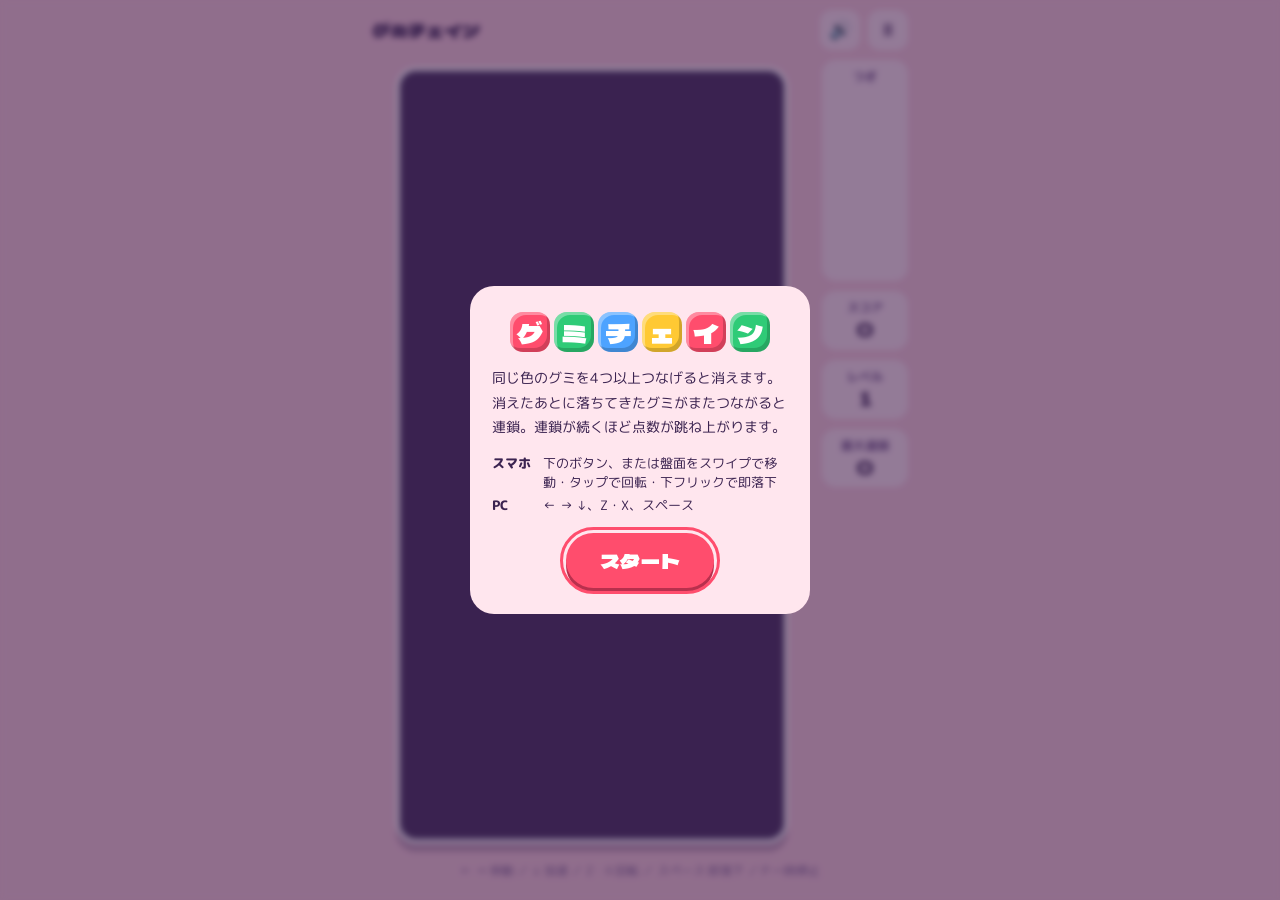
<file: games/gummy-chain.html>
<!DOCTYPE html>
<html lang="ja">
<head>
<meta charset="utf-8">
<meta name="viewport" content="width=device-width,initial-scale=1,viewport-fit=cover,user-scalable=no">
<title>グミチェイン</title>
<meta name="description" content="同じ色のグミを4つつなげて消す落ち物パズル。連鎖で大量得点！">
<link rel="preconnect" href="https://fonts.googleapis.com">
<link rel="preconnect" href="https://fonts.gstatic.com" crossorigin>
<link href="https://fonts.googleapis.com/css2?family=Dela+Gothic+One&family=M+PLUS+Rounded+1c:wght@500;800&display=swap" rel="stylesheet">
<style>
:root{
  --bg:#F9C9D6; --ink:#3B2350; --board:#3B2350; --edge:#FFFFFF;
  --panel:#FFE6EE; --muted:#7A5A8C; --accent:#FF4D6D; --accent-deep:#B8304D;
  --red:#FF4D6D; --green:#2FCB77; --blue:#4DA3FF; --yellow:#FFC933;
  --display:"Dela Gothic One","Hiragino Sans","Yu Gothic",sans-serif;
  --body:"M PLUS Rounded 1c","Hiragino Maru Gothic ProN","Yu Gothic",system-ui,sans-serif;
}
@media (prefers-color-scheme:dark){
  :root:not([data-theme="light"]){--bg:#241430;--ink:#FFE6EE;--board:#140A1E;--edge:#5A3C74;--panel:#34203F;--muted:#C7A9D6;}
}
:root[data-theme="dark"]{--bg:#241430;--ink:#FFE6EE;--board:#140A1E;--edge:#5A3C74;--panel:#34203F;--muted:#C7A9D6;}
*{box-sizing:border-box;margin:0;padding:0}
html,body{height:100%}
body{background:var(--bg);color:var(--ink);font-family:var(--body);overflow:hidden;touch-action:none;
  -webkit-user-select:none;user-select:none;-webkit-tap-highlight-color:transparent}
#app{height:100dvh;max-width:560px;margin:0 auto;display:grid;grid-template-rows:auto 1fr auto auto;gap:10px;
  padding:calc(env(safe-area-inset-top) + 10px) calc(env(safe-area-inset-right) + 12px) calc(env(safe-area-inset-bottom) + 10px) calc(env(safe-area-inset-left) + 12px)}
header{display:flex;align-items:center;gap:8px}
header h1{font-family:var(--display);font-size:18px;font-weight:400;flex:1}
.iconbtn{width:40px;height:40px;border:none;border-radius:12px;background:var(--panel);color:var(--ink);font-size:18px;cursor:pointer}
main{display:grid;grid-template-columns:1fr 86px;gap:10px;min-height:0}
#stage{position:relative;min-height:0;display:flex;align-items:center;justify-content:center}
#board{display:block;border-radius:16px;background:var(--board);box-shadow:0 0 0 4px var(--edge),0 9px 0 4px rgba(59,35,80,.28)}
aside{display:flex;flex-direction:column;gap:10px}
.box{background:var(--panel);border-radius:14px;padding:8px 6px;text-align:center}
.box h2{font-size:12px;font-weight:800;color:var(--muted)}
.box .v{font-family:var(--display);font-size:19px;font-variant-numeric:tabular-nums;line-height:1.3;word-break:break-all}
.nextc{display:block;margin:4px auto 0}
#pad{display:grid;grid-template-columns:repeat(5,1fr);gap:8px}
#pad button{height:60px;border:none;border-radius:16px;background:var(--panel);color:var(--ink);font-size:24px;font-weight:800;
  box-shadow:0 4px 0 rgba(59,35,80,.28);touch-action:none;cursor:pointer;font-family:var(--body)}
#pad button.on{transform:translateY(3px);box-shadow:0 1px 0 rgba(59,35,80,.28)}
.hint{display:none;font-size:12px;color:var(--muted);text-align:center;line-height:1.6}
@media (hover:hover) and (pointer:fine){#pad{display:none}.hint{display:block}}
.overlay{position:fixed;inset:0;display:none;align-items:center;justify-content:center;padding:20px;
  background:rgba(59,35,80,.55);-webkit-backdrop-filter:blur(3px);backdrop-filter:blur(3px);z-index:10}
.overlay.show{display:flex}
.card{background:var(--panel);border-radius:24px;padding:26px 22px;max-width:340px;width:100%;text-align:center}
.logo{display:flex;justify-content:center;gap:4px;margin-bottom:14px}
.logo span{font-family:var(--display);font-size:26px;color:#fff;width:40px;height:40px;display:grid;place-items:center;
  border-radius:13px;box-shadow:inset -3px -4px 0 rgba(0,0,0,.18),inset 3px 3px 0 rgba(255,255,255,.35)}
.card h2{font-family:var(--display);font-weight:400;font-size:26px;margin-bottom:10px}
.card p{font-size:14px;line-height:1.75;margin-bottom:14px;text-align:left}
.card dl{display:grid;grid-template-columns:auto 1fr;gap:4px 12px;font-size:13px;text-align:left;margin:0 auto 18px;width:max-content;max-width:100%}
.card dt{font-weight:800}
.stats{font-size:15px;line-height:1.9;margin-bottom:18px}
.stats b{font-family:var(--display);font-weight:400;font-size:22px}
.primary{font-family:var(--display);font-size:20px;background:var(--accent);color:#fff;border:none;border-radius:999px;
  padding:13px 34px;box-shadow:0 5px 0 var(--accent-deep);cursor:pointer}
.primary:active{transform:translateY(3px);box-shadow:0 2px 0 var(--accent-deep)}
button:focus-visible{outline:3px solid var(--accent);outline-offset:3px}
</style>
</head>
<body>
<div id="app">
  <header>
    <h1>グミチェイン</h1>
    <button class="iconbtn" id="btnSound" aria-label="サウンド切替">🔊</button>
    <button class="iconbtn" id="btnPause" aria-label="一時停止">⏸</button>
  </header>
  <main>
    <div id="stage"><canvas id="board"></canvas></div>
    <aside>
      <div class="box"><h2>つぎ</h2><canvas class="nextc" id="next1"></canvas><canvas class="nextc" id="next2"></canvas></div>
      <div class="box"><h2>スコア</h2><div class="v" id="vScore">0</div></div>
      <div class="box"><h2>レベル</h2><div class="v" id="vLevel">1</div></div>
      <div class="box"><h2>最大連鎖</h2><div class="v" id="vChain">0</div></div>
    </aside>
  </main>
  <div id="pad">
    <button data-act="left" aria-label="左へ">◀</button>
    <button data-act="down" aria-label="下へ">▼</button>
    <button data-act="right" aria-label="右へ">▶</button>
    <button data-act="rotl" aria-label="左回転">↺</button>
    <button data-act="rotr" aria-label="右回転">↻</button>
  </div>
  <div class="hint">← → 移動 ／ ↓ 加速 ／ Z・X 回転 ／ スペース 即落下 ／ P 一時停止</div>
</div>

<div class="overlay show" id="ovStart">
  <div class="card">
    <div class="logo" aria-hidden="true">
      <span style="background:var(--red)">グ</span><span style="background:var(--green)">ミ</span><span style="background:var(--blue)">チ</span><span style="background:var(--yellow)">ェ</span><span style="background:var(--red)">イ</span><span style="background:var(--green)">ン</span>
    </div>
    <p>同じ色のグミを4つ以上つなげると消えます。消えたあとに落ちてきたグミがまたつながると連鎖。連鎖が続くほど点数が跳ね上がります。</p>
    <dl>
      <dt>スマホ</dt><dd>下のボタン、または盤面をスワイプで移動・タップで回転・下フリックで即落下</dd>
      <dt>PC</dt><dd>← → ↓、Z・X、スペース</dd>
    </dl>
    <p style="text-align:center" id="bestStart"></p>
    <button class="primary" id="btnStart">スタート</button>
  </div>
</div>
<div class="overlay" id="ovPause">
  <div class="card"><h2>一時停止中</h2><button class="primary" id="btnResume">つづける</button></div>
</div>
<div class="overlay" id="ovOver">
  <div class="card">
    <h2>ゲームオーバー</h2>
    <div class="stats" id="overStats"></div>
    <button class="primary" id="btnRetry">もう一度</button>
  </div>
</div>

<script>
(function(){
'use strict';

var COLS = 6, ROWS = 13; // row 0 is hidden
var NCOL = 4;
var PAL = [null,
  {base:'#FF4D6D', light:'#FFA3B4', dark:'#B8304D'},
  {base:'#2FCB77', light:'#94F2BF', dark:'#1B8A4F'},
  {base:'#4DA3FF', light:'#B0D6FF', dark:'#2366B8'},
  {base:'#FFC933', light:'#FFEAA6', dark:'#C28D00'}];
var OFF = [[0,-1],[1,0],[0,1],[-1,0]];
var CHAIN_POWER = [0,8,16,32,64,96,128,160,192,224,256,288,320,352,384,416,448,480,512];
var GROUP_BONUS = [0,0,0,0,0,2,3,4,5,6,7,10];
var COLOR_BONUS = [0,0,3,6,12];

var $ = function(id){ return document.getElementById(id); };
var boardCv = $('board'), ctx = boardCv.getContext('2d');
var n1 = $('next1'), n2 = $('next2');
var stage = $('stage');
var dpr = Math.min(2, window.devicePixelRatio || 1);
var cell = 30;

var grid = [], squash = [], piece = null, queue = [];
var state = 'title'; // title | fall | settle | pop | over
var paused = false;
var score = 0, best = 0, chain = 0, maxChain = 0, pieces = 0, level = 1;
var fallers = [], popCells = [], popT = 0;
var particles = [], floats = [];
var lockT = 0, lockResets = 0, softDrop = false;
var clock = 0;
var reduceMotion = window.matchMedia && window.matchMedia('(prefers-reduced-motion: reduce)').matches;

try { best = parseInt(localStorage.getItem('gummychain-best') || '0', 10) || 0; } catch(e) { best = 0; }

/* ---------- audio ---------- */
var AC = null, master = null, soundOn = true;
function initAudio(){
  if (AC) { if (AC.state === 'suspended') AC.resume(); return; }
  try {
    AC = new (window.AudioContext || window.webkitAudioContext)();
    master = AC.createGain(); master.gain.value = 0.45; master.connect(AC.destination);
  } catch(e) { AC = null; }
}
function tone(f, d, type, v, f2, delay){
  if (!AC || !soundOn) return;
  var t = AC.currentTime + (delay || 0);
  var o = AC.createOscillator(), g = AC.createGain();
  o.type = type || 'sine';
  o.frequency.setValueAtTime(f, t);
  if (f2) o.frequency.exponentialRampToValueAtTime(f2, t + d);
  g.gain.setValueAtTime(0.0001, t);
  g.gain.exponentialRampToValueAtTime(v, t + 0.01);
  g.gain.exponentialRampToValueAtTime(0.0001, t + d);
  o.connect(g); g.connect(master);
  o.start(t); o.stop(t + d + 0.03);
}
var sfx = {
  move: function(){ tone(520, 0.04, 'square', 0.05); },
  rot:  function(){ tone(700, 0.07, 'triangle', 0.12, 1050); },
  land: function(){ tone(160, 0.12, 'sine', 0.35, 70); },
  pop: function(c){
    var b = 523.25 * Math.pow(2, (Math.min(c, 12) - 1) * 2 / 12);
    tone(260, 0.14, 'sine', 0.3, 900);
    tone(b, 0.16, 'triangle', 0.22, null, 0.03);
    tone(b * 1.26, 0.18, 'triangle', 0.18, null, 0.09);
    tone(b * 1.5, 0.26, 'sine', 0.16, null, 0.15);
  },
  clear: function(){ [0,4,7,12,16].forEach(function(s,i){ tone(659 * Math.pow(2, s/12), 0.22, 'triangle', 0.18, null, i * 0.07); }); },
  over: function(){ [0,-3,-7,-12].forEach(function(s,i){ tone(392 * Math.pow(2, s/12), 0.3, 'triangle', 0.2, null, i * 0.16); }); }
};

/* ---------- grid helpers ---------- */
function makeGrid(v){ var g = []; for (var y = 0; y < ROWS; y++){ var r = []; for (var x = 0; x < COLS; x++) r.push(v); g.push(r); } return g; }
function rndPair(){ return [1 + Math.floor(Math.random() * NCOL), 1 + Math.floor(Math.random() * NCOL)]; }
function free(x, y){ return x >= 0 && x < COLS && y < ROWS && (y < 0 || grid[y][x] === 0); }
function canPlace(x, y, r){ var o = OFF[r]; return free(x, y) && free(x + o[0], y + o[1]); }
function landed(){ return !canPlace(piece.x, piece.y + 1, piece.rot); }
function gravity(){ return Math.min(1.1 + (level - 1) * 0.45, 14); }

/* ---------- game flow ---------- */
function newGame(){
  grid = makeGrid(0); squash = makeGrid(-9);
  // first two pairs use only 3 colors for a gentler start
  queue = [];
  for (var i = 0; i < 3; i++) queue.push(i < 2 ? [1 + Math.floor(Math.random()*3), 1 + Math.floor(Math.random()*3)] : rndPair());
  score = 0; chain = 0; maxChain = 0; pieces = 0; level = 1;
  fallers = []; popCells = []; particles = []; floats = [];
  paused = false; softDrop = false;
  hud();
  spawn();
}
function spawn(){
  var c = queue.shift(); queue.push(rndPair());
  piece = {x:2, y:1, rot:0, frac:0, c:c, ang:0, tang:0};
  lockT = 0; lockResets = 0;
  pieces++; level = 1 + Math.floor(pieces / 20);
  state = 'fall';
  drawNext(); hud();
}
function resetLock(){ if (landed() && lockResets < 14){ lockT = 0; lockResets++; } }
function tryMove(dx){
  if (state !== 'fall' || paused) return;
  if (canPlace(piece.x + dx, piece.y, piece.rot)){ piece.x += dx; sfx.move(); resetLock(); }
}
function tryRotate(dir){
  if (state !== 'fall' || paused) return;
  var nr = (piece.rot + dir + 4) % 4, o = OFF[nr];
  var tries = [[0,0],[-o[0], -o[1]]];
  for (var i = 0; i < tries.length; i++){
    var nx = piece.x + tries[i][0], ny = piece.y + tries[i][1];
    if (canPlace(nx, ny, nr)){ piece.x = nx; piece.y = ny; piece.rot = nr; piece.tang += dir * 90; if (tries[i][1] < 0) piece.frac = 0; sfx.rot(); resetLock(); return; }
  }
  // squeezed between walls: flip 180
  var fr = (piece.rot + 2) % 4, fo = OFF[fr];
  if (canPlace(piece.x, piece.y, fr) || canPlace(piece.x - fo[0], piece.y - fo[1], fr)){
    if (!canPlace(piece.x, piece.y, fr)){ piece.x -= fo[0]; piece.y -= fo[1]; piece.frac = 0; }
    piece.rot = fr; piece.tang += dir * 180; sfx.rot(); resetLock();
  }
}
function hardDrop(){
  if (state !== 'fall' || paused) return;
  while (canPlace(piece.x, piece.y + 1, piece.rot)){ piece.y++; score += 2; }
  lockPiece();
}
function lockPiece(){
  var o = OFF[piece.rot];
  var cells = [[piece.x, piece.y, piece.c[0]], [piece.x + o[0], piece.y + o[1], piece.c[1]]];
  cells.forEach(function(p){ if (p[1] >= 0){ grid[p[1]][p[0]] = p[2]; squash[p[1]][p[0]] = clock; } });
  piece = null;
  sfx.land();
  startSettle();
}
function startSettle(){
  fallers = [];
  for (var x = 0; x < COLS; x++){
    var w = ROWS - 1;
    for (var y = ROWS - 1; y >= 0; y--){
      if (grid[y][x]){
        if (y !== w){ fallers.push({x:x, c:grid[y][x], y:y, ty:w, v:4, done:false}); grid[y][x] = 0; }
        w--;
      }
    }
  }
  if (fallers.length){ state = 'settle'; } else { afterSettle(); }
}
function findGroups(){
  var seen = makeGrid(false), groups = [];
  for (var y = 1; y < ROWS; y++) for (var x = 0; x < COLS; x++){
    var c = grid[y][x];
    if (!c || seen[y][x]) continue;
    var stack = [[x,y]], g = []; seen[y][x] = true;
    while (stack.length){
      var p = stack.pop(); g.push(p);
      for (var k = 0; k < 4; k++){
        var nx = p[0] + OFF[k][0], ny = p[1] + OFF[k][1];
        if (nx >= 0 && nx < COLS && ny >= 1 && ny < ROWS && !seen[ny][nx] && grid[ny][nx] === c){ seen[ny][nx] = true; stack.push([nx, ny]); }
      }
    }
    if (g.length >= 4) groups.push({c:c, cells:g});
  }
  return groups;
}
function afterSettle(){
  var groups = findGroups();
  if (groups.length){
    chain++; if (chain > maxChain) maxChain = chain;
    var n = 0, cb = {}, gb = 0, colors = 0, sx = 0, sy = 0;
    popCells = [];
    groups.forEach(function(g){
      n += g.cells.length;
      gb += GROUP_BONUS[Math.min(g.cells.length, 11)];
      if (!cb[g.c]){ cb[g.c] = 1; colors++; }
      g.cells.forEach(function(p){ popCells.push({x:p[0], y:p[1], c:g.c}); sx += p[0]; sy += p[1]; });
    });
    var cp = CHAIN_POWER[Math.min(chain - 1, CHAIN_POWER.length - 1)];
    var mult = Math.max(1, cp + gb + COLOR_BONUS[colors]);
    var gain = 10 * n * mult;
    score += gain;
    floats.push({text: chain >= 2 ? chain + 'れんさ!' : '+' + gain, sub: chain >= 2 ? '+' + gain : '', x:(sx/popCells.length + 0.5), y:(sy/popCells.length + 0.5), t:0, big: chain >= 2});
    popT = 0; state = 'pop';
    sfx.pop(chain);
    hud();
    return;
  }
  // no more pops
  if (chain > 0){
    var empty = true;
    for (var y = 0; y < ROWS && empty; y++) for (var x = 0; x < COLS; x++) if (grid[y][x]){ empty = false; break; }
    if (empty){ score += 3000; floats.push({text:'ぜんけし!', sub:'+3000', x:3, y:6.5, t:0, big:true}); sfx.clear(); hud(); }
  }
  chain = 0;
  if (grid[1][2] !== 0){ gameOver(); return; }
  spawn();
}
function gameOver(){
  state = 'over'; sfx.over();
  var isBest = score > best;
  if (isBest){ best = score; try { localStorage.setItem('gummychain-best', String(best)); } catch(e){} }
  $('overStats').innerHTML = 'スコア<br><b>' + score.toLocaleString() + '</b><br>最大連鎖 ' + maxChain + '<br>' +
    (isBest ? 'ベスト更新!' : 'ベスト ' + best.toLocaleString());
  setTimeout(function(){ $('ovOver').classList.add('show'); $('btnRetry').focus(); }, 700);
}
function hud(){
  $('vScore').textContent = score.toLocaleString();
  $('vLevel').textContent = level;
  $('vChain').textContent = maxChain;
}

/* ---------- update ---------- */
function update(dt){
  clock += dt;
  if (state === 'fall'){
    if (!landed()){
      piece.frac += (softDrop ? 20 : gravity()) * dt;
      while (piece.frac >= 1){
        if (canPlace(piece.x, piece.y + 1, piece.rot)){ piece.y++; piece.frac -= 1; if (softDrop) score += 1; }
        else { piece.frac = 0; break; }
      }
      lockT = 0;
    } else {
      piece.frac = 0;
      lockT += dt;
      if (lockT >= (softDrop ? 0.08 : 0.5)) lockPiece();
    }
  } else if (state === 'settle'){
    var all = true;
    fallers.forEach(function(f){
      if (f.done) return;
      f.v += 60 * dt; f.y += f.v * dt;
      if (f.y >= f.ty){ f.y = f.ty; f.done = true; grid[f.ty][f.x] = f.c; squash[f.ty][f.x] = clock; }
      else all = false;
    });
    if (all){ fallers = []; sfx.land(); afterSettle(); }
  } else if (state === 'pop'){
    popT += dt;
    if (popT >= 0.55){
      popCells.forEach(function(p){
        grid[p.y][p.x] = 0;
        var k = reduceMotion ? 3 : 9;
        for (var i = 0; i < k; i++){
          var a = Math.random() * Math.PI * 2, s = 2 + Math.random() * 5;
          particles.push({x:p.x + 0.5, y:p.y + 0.5, vx:Math.cos(a) * s, vy:Math.sin(a) * s - 3, life:0.7 + Math.random() * 0.4, t:0, c:p.c, r:0.08 + Math.random() * 0.1});
        }
      });
      popCells = [];
      startSettle();
    }
  }
  if (piece){ piece.ang += (piece.tang - piece.ang) * Math.min(1, dt * 22); }
  particles = particles.filter(function(p){ p.t += dt; p.vy += 14 * dt; p.x += p.vx * dt; p.y += p.vy * dt; return p.t < p.life; });
  floats = floats.filter(function(f){ f.t += dt; return f.t < 1.4; });
  hud();
}

/* ---------- drawing ---------- */
function rr(c, x, y, w, h, r){
  c.beginPath(); c.moveTo(x + r, y);
  c.arcTo(x + w, y, x + w, y + h, r); c.arcTo(x + w, y + h, x, y + h, r);
  c.arcTo(x, y + h, x, y, r); c.arcTo(x, y, x + w, y, r); c.closePath();
}
function symbol(c, col, s){
  c.beginPath();
  if (col === 1){ c.arc(0, 0, s * 0.62, 0, Math.PI * 2); }
  else if (col === 2){ c.moveTo(0, -s * 0.75); c.lineTo(s * 0.75, s * 0.55); c.lineTo(-s * 0.75, s * 0.55); c.closePath(); }
  else if (col === 3){ c.moveTo(0, -s * 0.8); c.lineTo(s * 0.7, 0); c.lineTo(0, s * 0.8); c.lineTo(-s * 0.7, 0); c.closePath(); }
  else { for (var i = 0; i < 10; i++){ var r = i % 2 ? s * 0.38 : s * 0.85, a = -Math.PI / 2 + i * Math.PI / 5; c.lineTo(Math.cos(a) * r, Math.sin(a) * r); } c.closePath(); }
  c.fill();
}
function drawBlob(c, cx, cy, s, col, sx, sy, alpha){
  var P = PAL[col], h = s * 0.46;
  c.save();
  c.globalAlpha = alpha == null ? 1 : alpha;
  c.translate(cx, cy + h * (1 - (sy || 1)));
  c.scale(sx || 1, sy || 1);
  var g = c.createRadialGradient(-h * 0.35, -h * 0.4, h * 0.1, 0, 0, h * 1.4);
  g.addColorStop(0, P.light); g.addColorStop(0.55, P.base); g.addColorStop(1, P.dark);
  rr(c, -h, -h, h * 2, h * 2, h * 0.62);
  c.fillStyle = g; c.fill();
  c.fillStyle = 'rgba(255,255,255,0.55)';
  c.beginPath(); c.ellipse(-h * 0.36, -h * 0.5, h * 0.36, h * 0.17, -0.45, 0, Math.PI * 2); c.fill();
  c.translate(0, h * 0.1);
  c.fillStyle = 'rgba(255,255,255,0.4)';
  symbol(c, col, h * 0.36);
  c.restore();
}
function squashScale(x, y){
  var t = clock - squash[y][x];
  if (t < 0 || t > 0.22) return [1, 1];
  var k = Math.sin(t / 0.22 * Math.PI) * 0.16;
  return [1 + k * 0.6, 1 - k];
}
function isPopping(x, y){ for (var i = 0; i < popCells.length; i++) if (popCells[i].x === x && popCells[i].y === y) return true; return false; }

function render(){
  var W = cell * COLS, H = cell * 12;
  ctx.setTransform(dpr, 0, 0, dpr, 0, 0);
  ctx.clearRect(0, 0, W, H);
  ctx.save();
  rr(ctx, 0, 0, W, H, 16); ctx.clip();
  ctx.translate(0, -cell); // row 1 at top

  // background dots
  ctx.fillStyle = 'rgba(255,255,255,0.07)';
  for (var y = 1; y < ROWS; y++) for (var x = 0; x < COLS; x++){ ctx.beginPath(); ctx.arc((x + 0.5) * cell, (y + 0.5) * cell, cell * 0.06, 0, Math.PI * 2); ctx.fill(); }
  // spawn danger mark
  ctx.strokeStyle = 'rgba(255,77,109,0.45)'; ctx.lineWidth = Math.max(2, cell * 0.07); ctx.lineCap = 'round';
  var mx = 2.5 * cell, my = 1.5 * cell, m = cell * 0.2;
  ctx.beginPath(); ctx.moveTo(mx - m, my - m); ctx.lineTo(mx + m, my + m); ctx.moveTo(mx + m, my - m); ctx.lineTo(mx - m, my + m); ctx.stroke();

  var blink = state === 'pop' && popT < 0.35 && Math.floor(popT * 18) % 2 === 1;
  var shrink = state === 'pop' && popT >= 0.35 ? Math.max(0, 1 - (popT - 0.35) / 0.2) : 1;

  // bridges between joined gummies
  for (y = 0; y < ROWS; y++) for (x = 0; x < COLS; x++){
    var c = grid[y][x]; if (!c) continue;
    if (isPopping(x, y) && shrink < 1) continue;
    ctx.fillStyle = PAL[c].base;
    if (x + 1 < COLS && grid[y][x + 1] === c && !(isPopping(x + 1, y) && shrink < 1)) ctx.fillRect((x + 0.5) * cell, (y + 0.5 - 0.3) * cell, cell, cell * 0.6);
    if (y + 1 < ROWS && grid[y + 1][x] === c && y >= 1 && !(isPopping(x, y + 1) && shrink < 1)) ctx.fillRect((x + 0.5 - 0.3) * cell, (y + 0.5) * cell, cell * 0.6, cell);
  }
  // grid gummies
  for (y = 0; y < ROWS; y++) for (x = 0; x < COLS; x++){
    c = grid[y][x]; if (!c) continue;
    var popping = isPopping(x, y);
    var sc = popping ? [shrink * (1 + (1 - shrink) * 0.3), shrink * (1 + (1 - shrink) * 0.3)] : squashScale(x, y);
    drawBlob(ctx, (x + 0.5) * cell, (y + 0.5) * cell, cell, c, sc[0], sc[1], popping && blink ? 0.35 : 1);
  }
  // falling after pops
  fallers.forEach(function(f){ if (!f.done) drawBlob(ctx, (f.x + 0.5) * cell, (f.y + 0.5) * cell, cell, f.c); });

  // active piece + ghost
  if (piece && state === 'fall'){
    var gy = piece.y; while (canPlace(piece.x, gy + 1, piece.rot)) gy++;
    var o = OFF[piece.rot];
    ctx.lineWidth = Math.max(2, cell * 0.06);
    [[piece.x, gy, piece.c[0]], [piece.x + o[0], gy + o[1], piece.c[1]]].forEach(function(p){
      if (p[1] < 1) return;
      ctx.strokeStyle = PAL[p[2]].base; ctx.globalAlpha = 0.55;
      rr(ctx, (p[0] + 0.28) * cell, (p[1] + 0.28) * cell, cell * 0.44, cell * 0.44, cell * 0.14); ctx.stroke();
      ctx.globalAlpha = 1;
    });
    var py = piece.y + (landed() ? 0 : piece.frac);
    var cx = (piece.x + 0.5) * cell, cy = (py + 0.5) * cell;
    var a = piece.ang * Math.PI / 180;
    var pulse = 1 + Math.sin(clock * 10) * 0.03;
    drawBlob(ctx, cx + Math.sin(a) * cell, cy - Math.cos(a) * cell, cell, piece.c[1]);
    drawBlob(ctx, cx, cy, cell, piece.c[0], pulse, pulse);
    // pivot marker ring
    ctx.strokeStyle = 'rgba(255,255,255,0.8)'; ctx.lineWidth = Math.max(1.5, cell * 0.05);
    rr(ctx, cx - cell * 0.49, cy - cell * 0.49, cell * 0.98, cell * 0.98, cell * 0.3); ctx.stroke();
  }

  // particles
  particles.forEach(function(p){
    ctx.globalAlpha = Math.max(0, 1 - p.t / p.life);
    ctx.fillStyle = PAL[p.c].light;
    ctx.beginPath(); ctx.arc(p.x * cell, p.y * cell, p.r * cell, 0, Math.PI * 2); ctx.fill();
  });
  ctx.globalAlpha = 1;

  // floating texts
  floats.forEach(function(f){
    var k = Math.min(1, f.t / 0.15), fade = f.t > 1.0 ? 1 - (f.t - 1.0) / 0.4 : 1;
    var size = cell * (f.big ? 0.95 : 0.6) * (0.6 + 0.4 * k);
    var fx = Math.min(Math.max(f.x * cell, cell * 1.8), W - cell * 1.8), fy = (f.y - f.t * 0.6) * cell;
    ctx.globalAlpha = Math.max(0, fade);
    ctx.textAlign = 'center'; ctx.textBaseline = 'middle';
    ctx.font = size + 'px "Dela Gothic One", "Hiragino Sans", sans-serif';
    ctx.lineWidth = size * 0.22; ctx.strokeStyle = '#FFFFFF'; ctx.lineJoin = 'round';
    ctx.strokeText(f.text, fx, fy); ctx.fillStyle = '#FF4D6D'; ctx.fillText(f.text, fx, fy);
    if (f.sub){
      var s2 = size * 0.5;
      ctx.font = s2 + 'px "Dela Gothic One", sans-serif'; ctx.lineWidth = s2 * 0.25;
      ctx.strokeText(f.sub, fx, fy + size * 0.85); ctx.fillStyle = '#3B2350'; ctx.fillText(f.sub, fx, fy + size * 0.85);
    }
    ctx.globalAlpha = 1;
  });
  ctx.restore();
}
function drawNext(){
  [[n1, queue[0], 1], [n2, queue[1], 0.72]].forEach(function(n){
    var cv = n[0], c = cv.getContext('2d'), w = cv._w, h = cv._h;
    c.setTransform(dpr, 0, 0, dpr, 0, 0); c.clearRect(0, 0, w, h);
    if (!n[1]) return;
    var s = Math.min(w, h / 2) * n[2];
    drawBlob(c, w / 2, h / 2 - s / 2, s, n[1][1]);
    drawBlob(c, w / 2, h / 2 + s / 2, s, n[1][0]);
  });
}

/* ---------- layout ---------- */
function resize(){
  var r = stage.getBoundingClientRect();
  cell = Math.max(12, Math.floor(Math.min(r.width / COLS, (r.height - 12) / 12)));
  boardCv.style.width = cell * COLS + 'px'; boardCv.style.height = cell * 12 + 'px';
  boardCv.width = cell * COLS * dpr; boardCv.height = cell * 12 * dpr;
  var nw = Math.min(64, n1.parentNode.clientWidth - 12);
  [[n1, nw, nw * 1.6], [n2, nw, nw * 1.2]].forEach(function(n){
    var cv = n[0]; cv._w = n[1]; cv._h = n[2];
    cv.style.width = n[1] + 'px'; cv.style.height = n[2] + 'px';
    cv.width = n[1] * dpr; cv.height = n[2] * dpr;
  });
  drawNext();
}
window.addEventListener('resize', resize);
if (window.ResizeObserver) new ResizeObserver(resize).observe(stage);

/* ---------- loop ---------- */
var last = performance.now();
function loop(now){
  var dt = Math.min(0.05, (now - last) / 1000); last = now;
  if (state !== 'title' && !paused) update(dt);
  if (state !== 'title') render();
  requestAnimationFrame(loop);
}

/* ---------- controls ---------- */
function setPause(p){
  if (state === 'title' || state === 'over') return;
  paused = p; softDrop = false;
  $('ovPause').classList.toggle('show', p);
  if (p) $('btnResume').focus();
}
document.addEventListener('keydown', function(e){
  var k = e.key;
  if (state === 'title' || state === 'over') return;
  if (k === 'p' || k === 'P' || k === 'Escape'){ setPause(!paused); e.preventDefault(); return; }
  if (paused) return;
  if (k === 'ArrowLeft'){ tryMove(-1); e.preventDefault(); }
  else if (k === 'ArrowRight'){ tryMove(1); e.preventDefault(); }
  else if (k === 'ArrowDown'){ softDrop = true; e.preventDefault(); }
  else if (!e.repeat && (k === 'ArrowUp' || k === 'x' || k === 'X')){ tryRotate(1); e.preventDefault(); }
  else if (!e.repeat && (k === 'z' || k === 'Z')){ tryRotate(-1); e.preventDefault(); }
  else if (!e.repeat && k === ' '){ hardDrop(); e.preventDefault(); }
});
document.addEventListener('keyup', function(e){ if (e.key === 'ArrowDown') softDrop = false; });

// pad buttons with hold-to-repeat
Array.prototype.forEach.call(document.querySelectorAll('#pad button'), function(b){
  var act = b.getAttribute('data-act'), t1 = null, t2 = null;
  function stop(){ b.classList.remove('on'); clearTimeout(t1); clearInterval(t2); if (act === 'down') softDrop = false; }
  b.addEventListener('pointerdown', function(e){
    e.preventDefault(); initAudio(); b.classList.add('on');
    try { b.setPointerCapture(e.pointerId); } catch(err){}
    if (act === 'left' || act === 'right'){
      var d = act === 'left' ? -1 : 1; tryMove(d);
      t1 = setTimeout(function(){ t2 = setInterval(function(){ tryMove(d); }, 55); }, 170);
    } else if (act === 'down'){ softDrop = true; }
    else if (act === 'rotl'){ tryRotate(-1); }
    else if (act === 'rotr'){ tryRotate(1); }
  });
  b.addEventListener('pointerup', stop);
  b.addEventListener('pointercancel', stop);
  b.addEventListener('contextmenu', function(e){ e.preventDefault(); });
});

// swipe / tap on the board
var sw = null;
stage.addEventListener('pointerdown', function(e){
  if (state !== 'fall' || paused) { sw = null; return; }
  initAudio();
  sw = {x:e.clientX, y:e.clientY, ax:e.clientX, t:performance.now(), moved:false, id:e.pointerId};
  try { stage.setPointerCapture(e.pointerId); } catch(err){}
});
stage.addEventListener('pointermove', function(e){
  if (!sw || e.pointerId !== sw.id) return;
  var step = cell * 0.85;
  while (e.clientX - sw.ax > step){ tryMove(1); sw.ax += step; sw.moved = true; }
  while (sw.ax - e.clientX > step){ tryMove(-1); sw.ax -= step; sw.moved = true; }
  var dy = e.clientY - sw.y;
  if (dy > cell * 1.1 && Math.abs(e.clientX - sw.x) < cell * 1.2){ softDrop = true; sw.moved = true; }
});
function swEnd(e){
  if (!sw || e.pointerId !== sw.id) return;
  var dt = performance.now() - sw.t, dx = e.clientX - sw.x, dy = e.clientY - sw.y;
  if (dy > cell * 2.2 && dt < 260 && Math.abs(dx) < dy * 0.6){ hardDrop(); }
  else if (!sw.moved && Math.abs(dx) < 10 && Math.abs(dy) < 10 && dt < 300){
    var r = boardCv.getBoundingClientRect();
    tryRotate(e.clientX < r.left + r.width / 2 ? -1 : 1);
  }
  softDrop = false; sw = null;
}
stage.addEventListener('pointerup', swEnd);
stage.addEventListener('pointercancel', function(){ softDrop = false; sw = null; });

$('btnPause').addEventListener('click', function(){ setPause(!paused); });
$('btnResume').addEventListener('click', function(){ setPause(false); });
$('btnSound').addEventListener('click', function(){
  soundOn = !soundOn; this.textContent = soundOn ? '🔊' : '🔇'; initAudio();
});
document.addEventListener('visibilitychange', function(){ if (document.hidden && state !== 'title' && state !== 'over') setPause(true); });

function start(){
  initAudio();
  $('ovStart').classList.remove('show'); $('ovOver').classList.remove('show');
  newGame();
}
$('btnStart').addEventListener('click', start);
$('btnRetry').addEventListener('click', start);
if (best > 0) $('bestStart').textContent = 'ベスト ' + best.toLocaleString();

resize();
grid = makeGrid(0); squash = makeGrid(-9);
requestAnimationFrame(loop);
$('btnStart').focus();
})();
</script>
</body>
</html>
</file>
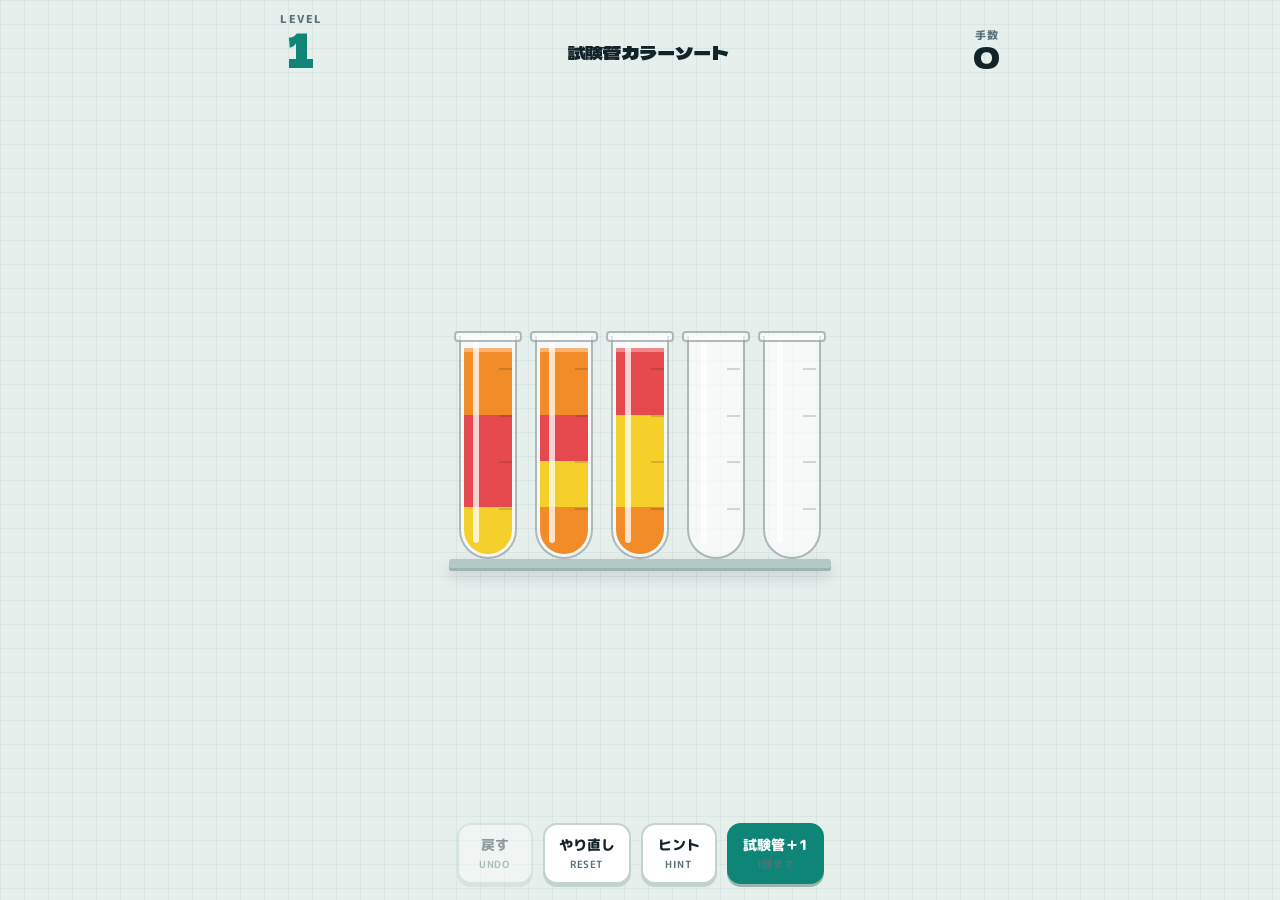
<file: games/test-tube-sort.html>
<!doctype html><html><head><meta charset=utf8><meta name=viewport content="width=device-width,initial-scale=1,viewport-fit=cover"><style>:root{color-scheme:light;box-sizing:border-box;padding-top:env(safe-area-inset-top,0px);padding-bottom:env(safe-area-inset-bottom,0px)}html{scroll-padding-top:env(safe-area-inset-top,0px)}body{margin:0;padding:0;font:14px -apple-system,BlinkMacSystemFont,sans-serif;background:#fff;color:#000}img{max-width:100%}[hidden]:not([hidden=until-found i]){display:none!important}</style></head><body>
<title>試験管カラーソート</title>
<meta name="description" content="試験管の液体を注ぎ分けて、色をそろえるパズル。レベルが上がるほど色が増える。">
<meta name="claude:viewport-fit-sides" content="cover">
<link rel="preconnect" href="https://fonts.googleapis.com">
<link rel="preconnect" href="https://fonts.gstatic.com" crossorigin>
<link rel="stylesheet" href="https://fonts.googleapis.com/css2?family=Dela+Gothic+One&family=M+PLUS+Rounded+1c:wght@500;700;800&display=swap">
<style>
/* Layout: one-screen lab bench — level strip on top, tube racks on shelves in the middle, tool tray at the bottom */
:root{
  --bg:#e7efed; --grid:rgba(14,133,119,.07); --surface:#ffffff; --ink:#13232a; --muted:#587078;
  --accent:#0e8577; --accent-ink:#ffffff; --line:#c3d3cf;
  --glass:rgba(255,255,255,.62); --glass-edge:rgba(19,48,54,.32); --shine:rgba(255,255,255,.75);
  --shelf:#b6c8c3; --shelf-edge:#9db3ad; --shadow:rgba(19,48,54,.16); --cork:#b9895a; --cork-dark:#8d6338;
  --f-display:"Dela Gothic One","Hiragino Sans","Yu Gothic",sans-serif;
  --f-body:"M PLUS Rounded 1c","Hiragino Maru Gothic ProN","Yu Gothic",system-ui,sans-serif;
}
@media (prefers-color-scheme: dark){:root:not([data-theme="light"]){
  --bg:#0c1519; --grid:rgba(60,201,184,.06); --surface:#15242b; --ink:#e6f0f1; --muted:#8ea6ad;
  --accent:#3cc9b8; --accent-ink:#06241f; --line:#25383f;
  --glass:rgba(200,235,240,.07); --glass-edge:rgba(190,225,230,.38); --shine:rgba(255,255,255,.22);
  --shelf:#22353c; --shelf-edge:#2e464e; --shadow:rgba(0,0,0,.45); --cork:#a87c50; --cork-dark:#7a5631;
  color-scheme:dark}}
:root[data-theme="dark"]{
  --bg:#0c1519; --grid:rgba(60,201,184,.06); --surface:#15242b; --ink:#e6f0f1; --muted:#8ea6ad;
  --accent:#3cc9b8; --accent-ink:#06241f; --line:#25383f;
  --glass:rgba(200,235,240,.07); --glass-edge:rgba(190,225,230,.38); --shine:rgba(255,255,255,.22);
  --shelf:#22353c; --shelf-edge:#2e464e; --shadow:rgba(0,0,0,.45); --cork:#a87c50; --cork-dark:#7a5631;
  color-scheme:dark}

html,body{height:100%}
body{
  background:var(--bg); color:var(--ink); font-family:var(--f-body);
  background-image:linear-gradient(var(--grid) 1px,transparent 1px),linear-gradient(90deg,var(--grid) 1px,transparent 1px);
  background-size:24px 24px;
  display:flex; flex-direction:column; overflow:hidden; user-select:none; -webkit-user-select:none;
  padding-left:max(16px,env(safe-area-inset-left,0px)); padding-right:max(16px,env(safe-area-inset-right,0px)); padding-block:0;
  -webkit-tap-highlight-color:transparent;
}
.top{display:flex; align-items:flex-end; justify-content:space-between; gap:12px; padding-block:14px 6px; max-width:720px; width:100%; margin-inline:auto}
.lv{display:flex; flex-direction:column; line-height:1}
.label{font-size:11px; font-weight:800; letter-spacing:.14em; color:var(--muted)}
.lv b{font-family:var(--f-display); font-weight:400; font-size:clamp(34px,8vw,46px); color:var(--accent); font-variant-numeric:tabular-nums}
.name{font-family:var(--f-display); font-size:clamp(14px,3.6vw,18px); text-align:center; flex:1; min-width:0; padding-bottom:6px; text-wrap:balance}
.moves{display:flex; flex-direction:column; align-items:flex-end; line-height:1}
.moves b{font-family:var(--f-display); font-weight:400; font-size:clamp(24px,6vw,30px); font-variant-numeric:tabular-nums}

.stage{flex:1; min-height:0; display:flex; flex-direction:column; justify-content:center; align-items:center; gap:clamp(26px,5vh,46px); padding-block:16px}
.row{position:relative; display:flex; justify-content:center; align-items:flex-end; gap:var(--gap); padding:0 10px}
.row::after{content:""; position:absolute; left:0; right:0; bottom:-12px; height:12px; border-radius:3px;
  background:var(--shelf); box-shadow:inset 0 -3px 0 var(--shelf-edge), 0 6px 14px var(--shadow)}

.tube{position:relative; width:var(--tw); height:calc(var(--sh)*4 + var(--tw)*.62 + 6px); cursor:pointer; border-radius:0 0 999px 999px;
  transition:transform .2s cubic-bezier(.3,1.4,.5,1); outline:none; flex:none}
.tube::before{ /* rim */
  content:""; position:absolute; top:0; left:-5px; right:-5px; height:7px; border-radius:4px;
  border:2px solid var(--glass-edge); background:var(--glass); z-index:2}
.glass{position:absolute; top:5px; left:0; right:0; bottom:0; border:2px solid var(--glass-edge); border-top:none;
  border-radius:0 0 calc(var(--tw)/2) calc(var(--tw)/2); background:var(--glass); overflow:hidden;
  display:flex; flex-direction:column-reverse; padding:0 3px 3px}
.glass::before{ /* glass shine */
  content:""; position:absolute; top:6px; bottom:14px; left:22%; width:12%; border-radius:9px; background:var(--shine); z-index:1; pointer-events:none}
.glass::after{ /* measuring ticks */
  content:""; position:absolute; right:3px; bottom:3px; width:24%; height:calc(var(--sh)*4);
  background:repeating-linear-gradient(to top,transparent 0 calc(var(--sh) - 2px),var(--glass-edge) calc(var(--sh) - 2px) var(--sh));
  opacity:.55; z-index:1; pointer-events:none}
.seg{flex:none; height:var(--sh); position:relative}
.seg:first-child{border-radius:0 0 calc(var(--tw)/2 - 4px) calc(var(--tw)/2 - 4px)}
.seg.top::after{content:""; position:absolute; left:0; right:0; top:0; height:4px; background:rgba(255,255,255,.35)}
.tube.sel{transform:translateY(-22px)}
.tube:focus-visible .glass{box-shadow:0 0 0 3px var(--accent)}
.tube.hint .glass{animation:hint .9s ease-in-out 2}
@keyframes hint{50%{box-shadow:0 0 0 4px var(--accent)}}
.tube.shake{animation:shake .3s}
@keyframes shake{25%{transform:translateX(-5px)}75%{transform:translateX(5px)}}
.cork{position:absolute; left:8%; right:8%; top:-10px; height:16px; border-radius:4px 4px 2px 2px; z-index:3;
  background:linear-gradient(var(--cork),var(--cork-dark)); transform:translateY(-14px); opacity:0; transition:.25s cubic-bezier(.3,1.6,.5,1)}
.tube.done .cork{transform:none; opacity:1}

.stream{position:fixed; width:6px; border-radius:3px; transform-origin:top; transform:scaleY(0); transition:transform .14s linear; z-index:4; pointer-events:none}
.stream.on{transform:scaleY(1)}

.tray{display:flex; justify-content:center; gap:10px; flex-wrap:wrap; padding-block:10px max(16px,env(safe-area-inset-bottom,0px)); max-width:720px; width:100%; margin-inline:auto}
.btn{font:inherit; font-weight:800; font-size:14px; color:var(--ink); background:var(--surface); border:2px solid var(--line);
  border-radius:14px; padding:10px 14px; min-width:76px; cursor:pointer; display:flex; flex-direction:column; align-items:center; gap:2px;
  box-shadow:0 3px 0 var(--line); transition:transform .08s, box-shadow .08s}
.btn small{font-size:10px; font-weight:700; color:var(--muted); letter-spacing:.06em}
.btn:active{transform:translateY(3px); box-shadow:none}
.btn:disabled{opacity:.4; cursor:default; transform:none; box-shadow:0 3px 0 var(--line)}
.btn:focus-visible{outline:3px solid var(--accent); outline-offset:2px}
.btn.primary{background:var(--accent); color:var(--accent-ink); border-color:var(--accent); box-shadow:0 3px 0 var(--shelf-edge)}

.toast{position:fixed; left:50%; bottom:calc(96px + env(safe-area-inset-bottom,0px)); transform:translate(-50%,10px); opacity:0;
  background:var(--ink); color:var(--bg); padding:9px 16px; border-radius:999px; font-weight:700; font-size:13px; transition:.2s; pointer-events:none; z-index:20; max-width:calc(100vw - 32px); text-align:center}
.toast.on{opacity:1; transform:translate(-50%,0)}

.win{position:fixed; inset:0; display:grid; place-items:center; background:rgba(8,20,24,.45); z-index:30; padding:16px}
.card{background:var(--surface); border-radius:24px; padding:28px 26px 22px; text-align:center; width:min(340px,100%); box-shadow:0 20px 50px var(--shadow);
  animation:pop .35s cubic-bezier(.3,1.5,.5,1)}
@keyframes pop{from{transform:scale(.8); opacity:0}}
.card h2{font-family:var(--f-display); font-weight:400; font-size:34px; margin:0 0 4px; color:var(--accent)}
.card p{margin:0 0 18px; color:var(--muted); font-weight:700}
.card .btn{width:100%; font-size:16px; padding:14px}
.dots{display:flex; justify-content:center; gap:6px; margin-bottom:14px}
.dots i{width:14px; height:22px; border-radius:0 0 7px 7px; display:block}

@media (prefers-reduced-motion: reduce){ .tube,.cork,.stream,.toast{transition:none} .card{animation:none} }
</style>

<header class="top">
  <div class="lv"><span class="label">LEVEL</span><b id="lvl">1</b></div>
  <div class="name">試験管カラーソート</div>
  <div class="moves"><span class="label">手数</span><b id="mv">0</b></div>
</header>
<main class="stage" id="stage" aria-label="試験管ラック"></main>
<nav class="tray">
  <button class="btn" id="bUndo" type="button">戻す<small>UNDO</small></button>
  <button class="btn" id="bReset" type="button">やり直し<small>RESET</small></button>
  <button class="btn" id="bHint" type="button">ヒント<small>HINT</small></button>
  <button class="btn primary" id="bAdd" type="button">試験管＋1<small id="addNote">1回まで</small></button>
</nav>
<div class="toast" id="toast" role="status"></div>
<div class="win" id="win" hidden>
  <div class="card">
    <div class="dots" id="dots"></div>
    <h2>クリア！</h2>
    <p id="winText"></p>
    <button class="btn primary" id="bNext" type="button">次のレベルへ</button>
  </div>
</div>

<script>
(function(){
const CAP = 4;
const COLORS = ["#e5484d","#f28c28","#f5cf2a","#86c240","#159a57","#13b5a5","#3bb7f5","#2c5be0","#8b5cf6","#e94aa1","#8a5a3b","#a4adb6"];
const $ = id => document.getElementById(id);
const reduce = matchMedia("(prefers-reduced-motion: reduce)").matches;

let S = null;          // {level, tubes, init, history, moves, added}
let sel = -1, busy = false, tubeEls = [];

/* ---------- puzzle logic ---------- */
const top = t => t[t.length-1];
function runLen(t){ let n=0; for(let i=t.length-1;i>=0 && t[i]===top(t);i--) n++; return n; }
function canPour(T,a,b){
  if(a===b) return false; const A=T[a], B=T[b];
  if(!A.length || B.length>=CAP) return false;
  return !B.length || top(B)===top(A);
}
function pourAmt(T,a,b){ return Math.min(runLen(T[a]), CAP - T[b].length); }
function apply(T,a,b){
  const N=T.map(t=>t.slice()); const n=pourAmt(N,a,b);
  for(let i=0;i<n;i++) N[b].push(N[a].pop()); return N;
}
const solvedTube = t => !t.length || (t.length===CAP && t.every(c=>c===t[0]));
const isWon = T => T.every(solvedTube);
const key = T => T.map(t=>String.fromCharCode(...t.map(c=>97+c))).sort().join("|");

function solve(start, limit=120000){
  const seen=new Set(); let nodes=0;
  function rec(T){
    if(isWon(T)) return [];
    if(++nodes>limit) return null;
    const k=key(T); if(seen.has(k)) return null; seen.add(k);
    const moves=[];
    for(let a=0;a<T.length;a++){
      const A=T[a]; if(!A.length || solvedTube(A)) continue;
      const uniform = A.every(c=>c===A[0]);
      let triedEmpty=false;
      for(let b=0;b<T.length;b++){
        if(!canPour(T,a,b)) continue;
        if(!T[b].length){ if(uniform || triedEmpty) continue; triedEmpty=true; moves.push([a,b,1]); }
        else moves.push([a,b,0]);
      }
    }
    moves.sort((x,y)=>x[2]-y[2]);
    for(const [a,b] of moves){ const r=rec(apply(T,a,b)); if(r) return [[a,b],...r]; }
    return null;
  }
  return rec(start);
}

function shuffle(arr){ for(let i=arr.length-1;i>0;i--){const j=Math.random()*(i+1)|0;[arr[i],arr[j]]=[arr[j],arr[i]];} return arr; }
function generate(level){
  const k = Math.min(COLORS.length, level+2);
  let best=null;
  for(let tries=0;tries<40;tries++){
    const pool=[]; for(let c=0;c<k;c++) for(let i=0;i<CAP;i++) pool.push(c);
    shuffle(pool);
    const T=[]; for(let i=0;i<k;i++) T.push(pool.slice(i*CAP,i*CAP+CAP));
    T.push([],[]);
    if(T.some(t=>t.length && solvedTube(t))) continue;
    best=T;
    if(solve(T)) return T;
  }
  return best;
}

/* ---------- storage ---------- */
function loadLevel(){ try{ return Math.max(1, parseInt(localStorage.getItem("tubesort-level"))||1); }catch(e){ return 1; } }
function saveLevel(l){ try{ localStorage.setItem("tubesort-level", String(l)); }catch(e){} }

/* ---------- rendering ---------- */
function layout(){
  const n=S.tubes.length, rows = n>7 ? 2 : 1, per=Math.ceil(n/rows);
  const stage=$("stage"), w=stage.clientWidth - 20, h=stage.clientHeight - 32;
  const gap = Math.max(8, Math.min(18, w/per*0.22));
  let tw = Math.min(58, (w - gap*(per-1))/per);
  const rowGap = Math.max(26, Math.min(46, innerHeight*.05));
  // fit height: tube height ≈ 4*0.8tw + 0.62tw + 6 + 22 lift
  const maxH = (h - rowGap*(rows-1))/rows - 30;
  tw = Math.max(26, Math.min(tw, (maxH-6)/(3.2+0.62)));
  const r=document.documentElement.style;
  r.setProperty("--tw", tw+"px"); r.setProperty("--sh", (tw*.8)+"px"); r.setProperty("--gap", gap+"px");
  return {rows, per};
}
function build(){
  const stage=$("stage"); stage.innerHTML=""; tubeEls=[];
  const {rows, per} = layout();
  for(let r=0;r<rows;r++){
    const row=document.createElement("div"); row.className="row";
    for(let i=r*per;i<Math.min(S.tubes.length,(r+1)*per);i++){
      const el=document.createElement("div"); el.className="tube"; el.tabIndex=0; el.setAttribute("role","button");
      el.setAttribute("aria-label","試験管 "+(i+1));
      el.innerHTML='<div class="cork"></div><div class="glass"></div>';
      el.addEventListener("click",()=>tap(i));
      el.addEventListener("keydown",e=>{ if(e.key==="Enter"||e.key===" "){ e.preventDefault(); tap(i);} });
      row.appendChild(el); tubeEls[i]=el;
    }
    stage.appendChild(row);
  }
  paint();
}
function fill(i){
  const t=S.tubes[i], g=tubeEls[i].querySelector(".glass");
  g.innerHTML = t.map((c,j)=>`<div class="seg${j===t.length-1?" top":""}" style="background:${COLORS[c]}"></div>`).join("");
  tubeEls[i].classList.toggle("done", t.length===CAP && solvedTube(t));
}
function paint(){
  S.tubes.forEach((_,i)=>fill(i));
  tubeEls.forEach((el,i)=>el.classList.toggle("sel", i===sel));
  $("lvl").textContent=S.level; $("mv").textContent=S.moves;
  $("bUndo").disabled=!S.history.length || busy;
  $("bAdd").disabled=S.added; $("addNote").textContent=S.added?"使用済み":"1回まで";
}

let toastT;
function toast(msg){ const t=$("toast"); t.textContent=msg; t.classList.add("on"); clearTimeout(toastT); toastT=setTimeout(()=>t.classList.remove("on"),1800); }

/* ---------- interaction ---------- */
function tap(i){
  if(busy) return;
  if(sel<0){
    if(!S.tubes[i].length || (S.tubes[i].length===CAP && solvedTube(S.tubes[i]))) { shake(i); return; }
    sel=i; paint(); return;
  }
  if(sel===i){ sel=-1; paint(); return; }
  if(!canPour(S.tubes,sel,i)){
    // switch selection if the tapped tube has liquid, otherwise shake
    if(S.tubes[i].length && !(S.tubes[i].length===CAP && solvedTube(S.tubes[i]))){ sel=i; paint(); }
    else { shake(i); }
    return;
  }
  pour(sel,i);
}
function shake(i){ const el=tubeEls[i]; el.classList.remove("shake"); void el.offsetWidth; el.classList.add("shake"); }

const wait = ms => new Promise(r=>setTimeout(r,ms));
async function pour(a,b){
  busy=true;
  const color=COLORS[top(S.tubes[a])];
  const next=apply(S.tubes,a,b);
  const src=tubeEls[a], dst=tubeEls[b];
  if(!reduce){
    const sr=src.getBoundingClientRect(), dr=dst.getBoundingClientRect();
    const H=sr.height, sx=sr.left+sr.width/2, sy=sr.top+sr.height/2;
    const tx=dr.left+dr.width/2, ty=dr.top-6;
    const dir = tx>=sx ? 1 : -1, ang=dir*72*Math.PI/180;
    const dx = tx - sx - (H/2)*Math.sin(ang) - dir*4;
    const dy = ty - sy + (H/2)*Math.cos(ang);
    src.style.zIndex=5; src.style.transition="transform .28s ease-in-out";
    src.style.transform=`translate(${dx}px,${dy}px) rotate(${dir*72}deg)`;
    await wait(290);
    const st=document.createElement("div"); st.className="stream"; st.style.background=color;
    const sh=parseFloat(getComputedStyle(document.documentElement).getPropertyValue("--sh"));
    const surface = dr.bottom - 5 - next[b].length*sh;
    st.style.left=(tx-3)+"px"; st.style.top=(ty-2)+"px"; st.style.height=Math.max(8,surface-ty+2)+"px";
    document.body.appendChild(st); void st.offsetWidth; st.classList.add("on");
    await wait(130);
    commit(a,b,next);
    await wait(230);
    st.classList.remove("on"); await wait(140); st.remove();
    src.style.transform=""; await wait(290);
    src.style.zIndex=""; src.style.transition="";
  } else {
    commit(a,b,next);
  }
  busy=false; paint();
  if(isWon(S.tubes)) setTimeout(showWin, reduce?0:250);
  else if(!anyMove()) toast("動かせる手がありません。戻すか試験管＋1を使ってください");
}
function commit(a,b,next){
  S.history.push(S.tubes.map(t=>t.slice()));
  S.tubes=next; S.moves++; sel=-1; paint();
}
function anyMove(){
  for(let a=0;a<S.tubes.length;a++) for(let b=0;b<S.tubes.length;b++)
    if(canPour(S.tubes,a,b) && !(solvedTube(S.tubes[a]))) return true;
  return false;
}

function showWin(){
  const k=Math.min(COLORS.length,S.level+2);
  $("dots").innerHTML=COLORS.slice(0,k).map(c=>`<i style="background:${c}"></i>`).join("");
  $("winText").textContent=`レベル ${S.level} を ${S.moves} 手でクリア`;
  $("win").hidden=false; $("bNext").focus();
  saveLevel(S.level+1);
}
function newLevel(level){
  const T=generate(level);
  S={level, tubes:T, init:T.map(t=>t.slice()), history:[], moves:0, added:false};
  sel=-1; saveLevel(level); build();
}

$("bUndo").onclick=()=>{ if(busy||!S.history.length) return; S.tubes=S.history.pop(); S.moves++; sel=-1;
  if(S.tubes.length<tubeEls.length) build(); else paint(); };
$("bReset").onclick=()=>{ if(busy) return; S.tubes=S.init.map(t=>t.slice()); S.history=[]; S.moves=0; S.added=false; sel=-1; build(); };
$("bAdd").onclick=()=>{ if(busy||S.added) return; S.history.push(S.tubes.map(t=>t.slice())); S.tubes.push([]); S.added=true; sel=-1; build(); toast("空の試験管を追加しました"); };
$("bHint").onclick=()=>{
  if(busy) return;
  const path=solve(S.tubes, 150000);
  if(!path){ toast("このままでは解けないかも。戻すか試験管＋1を試してください"); return; }
  if(!path.length) return;
  const [a,b]=path[0]; sel=-1; paint();
  [a,b].forEach(i=>{ const el=tubeEls[i]; el.classList.remove("hint"); void el.offsetWidth; el.classList.add("hint"); });
  toast(`${a+1}番 → ${b+1}番 に注ぐ`);
};
$("bNext").onclick=()=>{ $("win").hidden=true; newLevel(S.level+1); };

let rt; addEventListener("resize",()=>{ clearTimeout(rt); rt=setTimeout(()=>{ if(!busy) build(); },120); });

function start(data){
  if(data && data.S && Array.isArray(data.S.tubes)){ S=data.S; sel=-1; build(); }
  else newLevel(loadLevel());
}
window.claude?.hot?.snapshot?.(()=>({S}));
window.claude?.hot?.ready ? window.claude.hot.ready(start) : start(window.claude?.hot?.data ?? {});
})();
</script>

</body></html>
</file>
<file: games/dodge/style.css>
body { margin: 0; background: #101225; color: #ccd; font-family: system-ui, sans-serif; text-align: center; }
canvas { display: block; margin: 16px auto 8px; max-width: 100%; max-height: 80vh; background: #1a1c33; border-radius: 8px; touch-action: none; }
a { color: #6ee7ff; }
</file>
